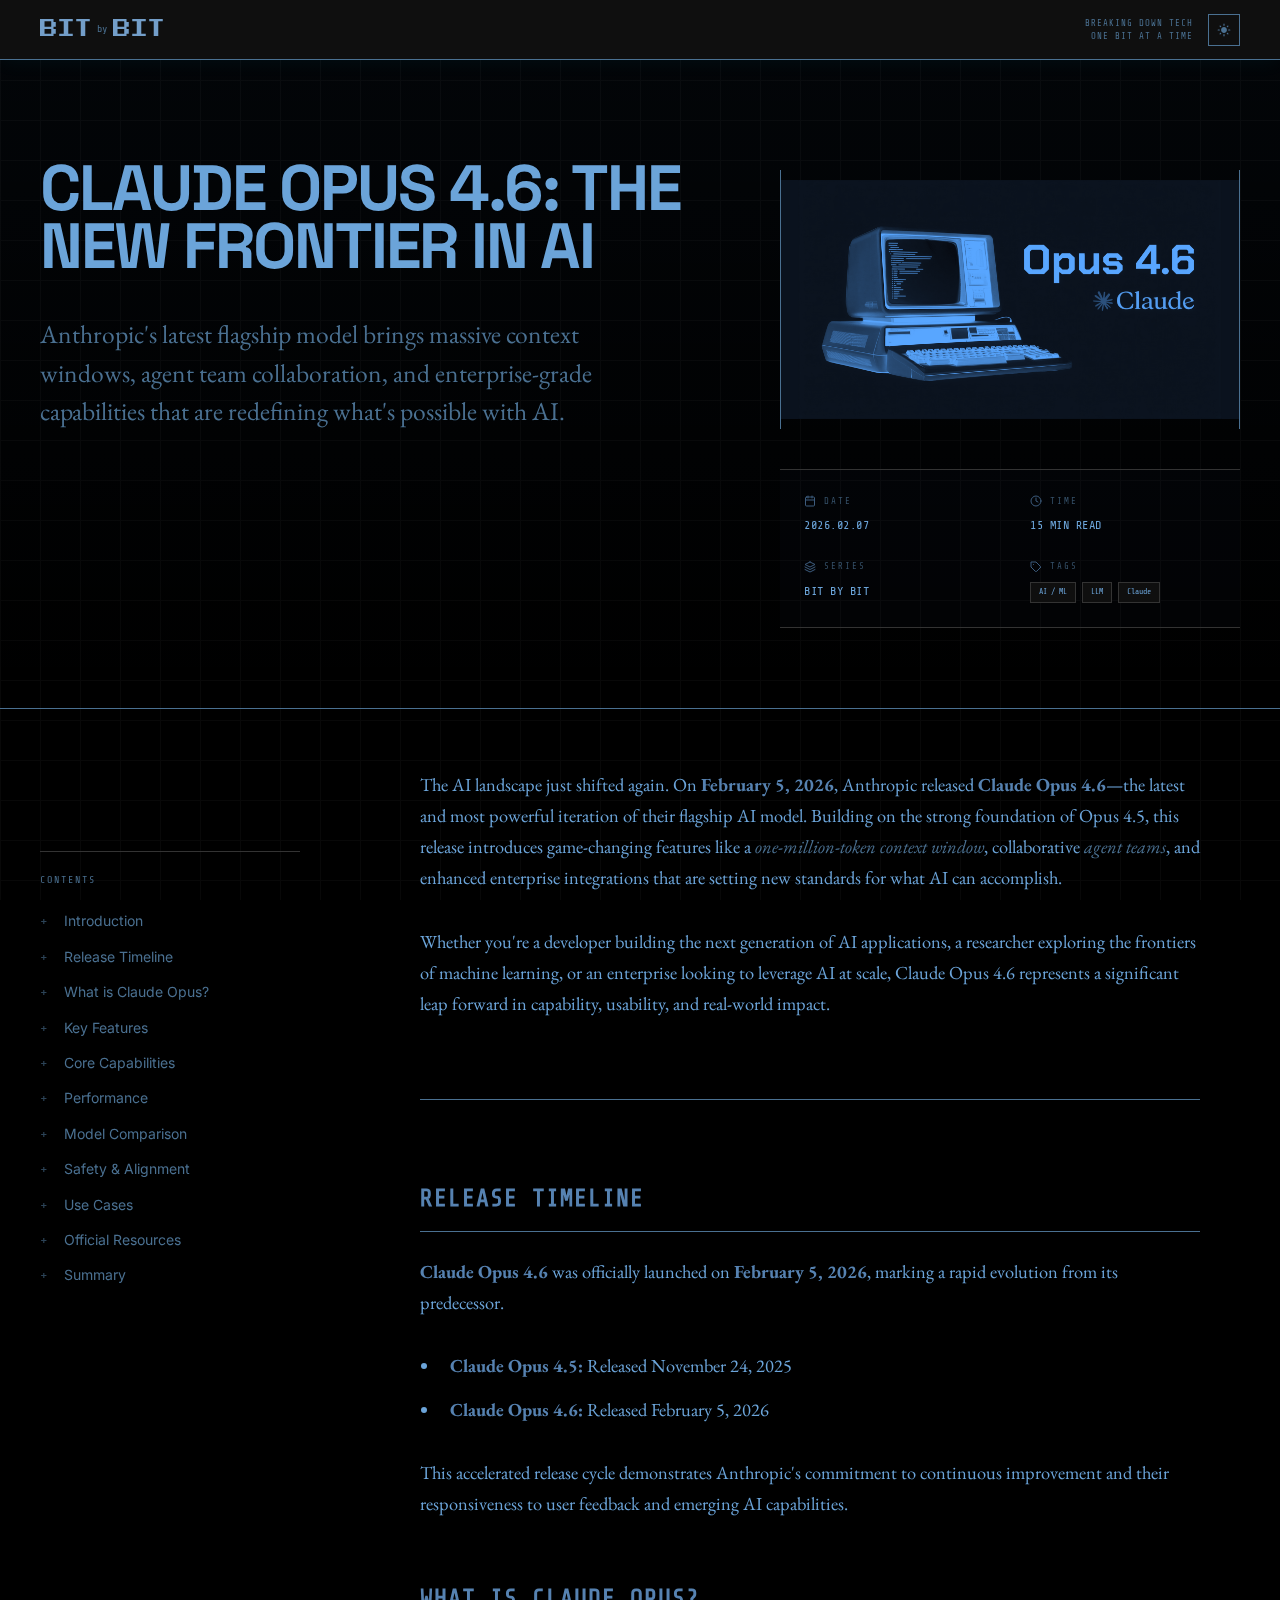
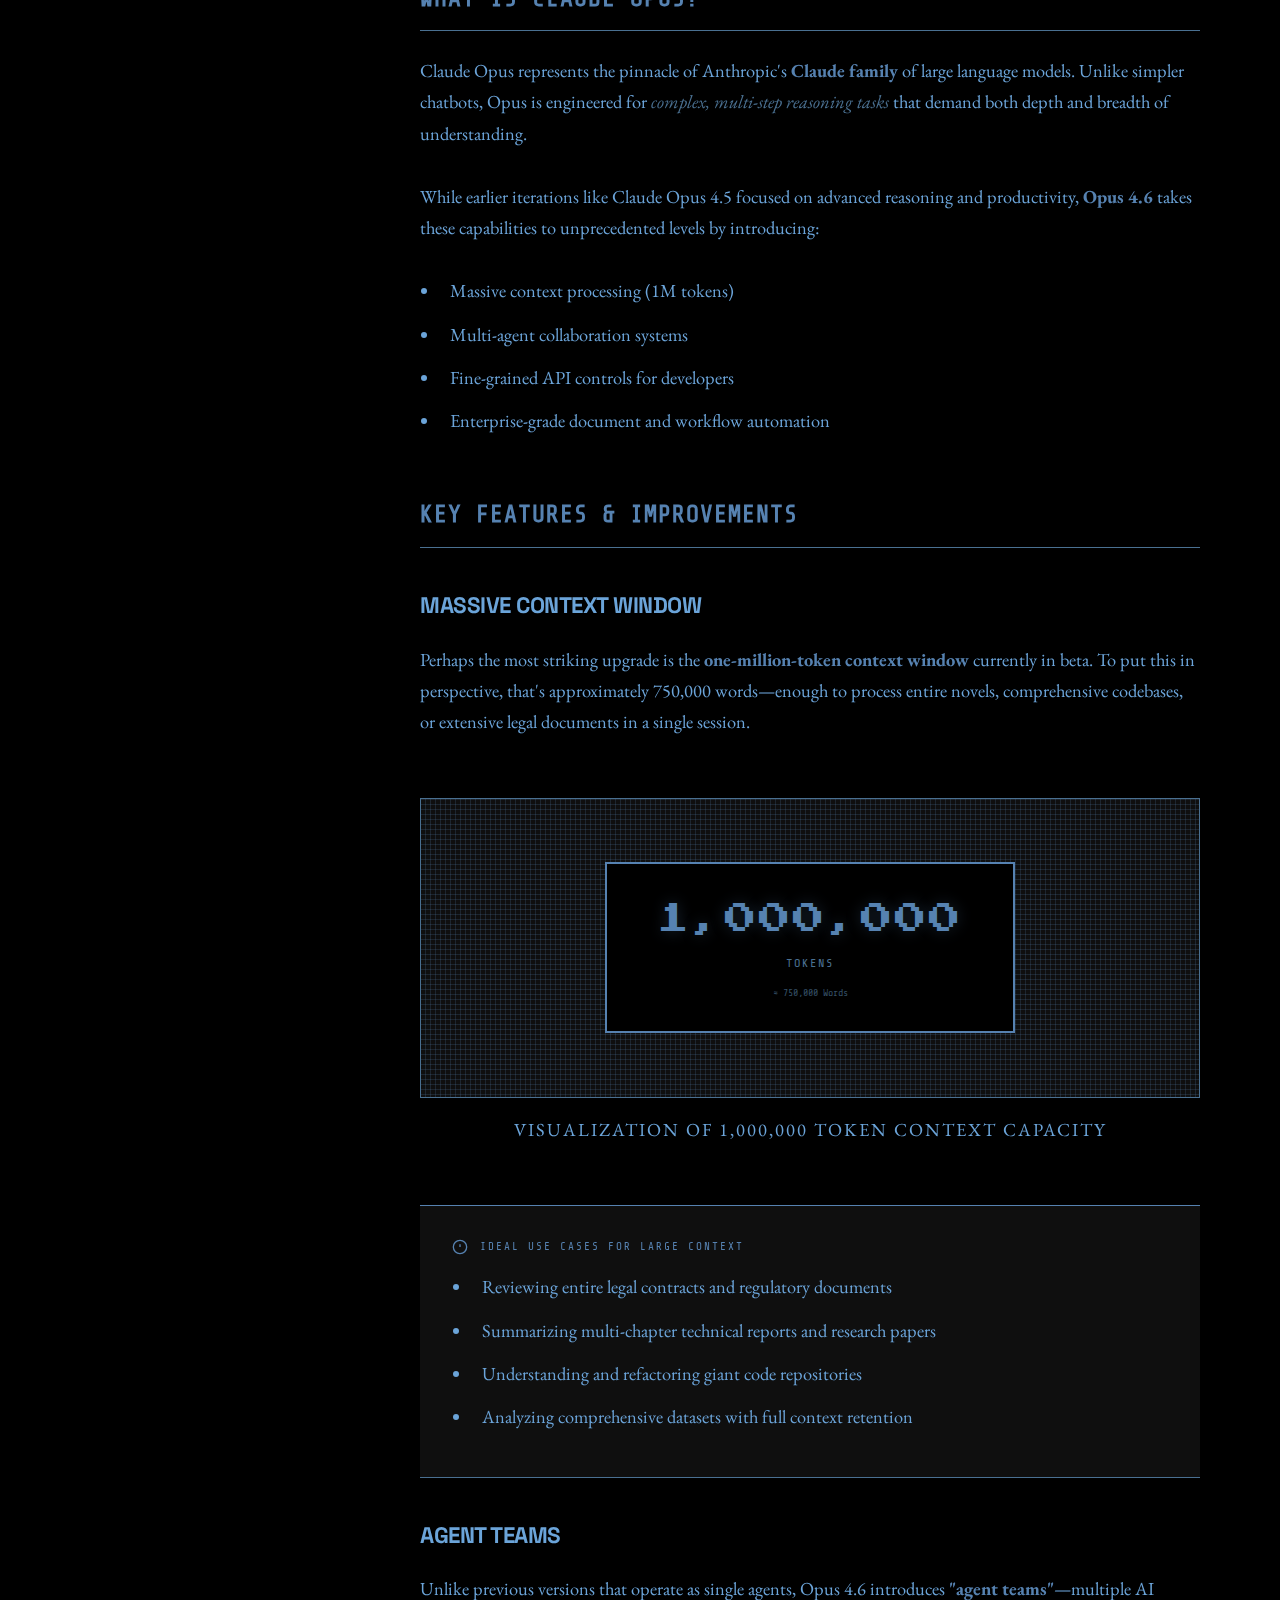
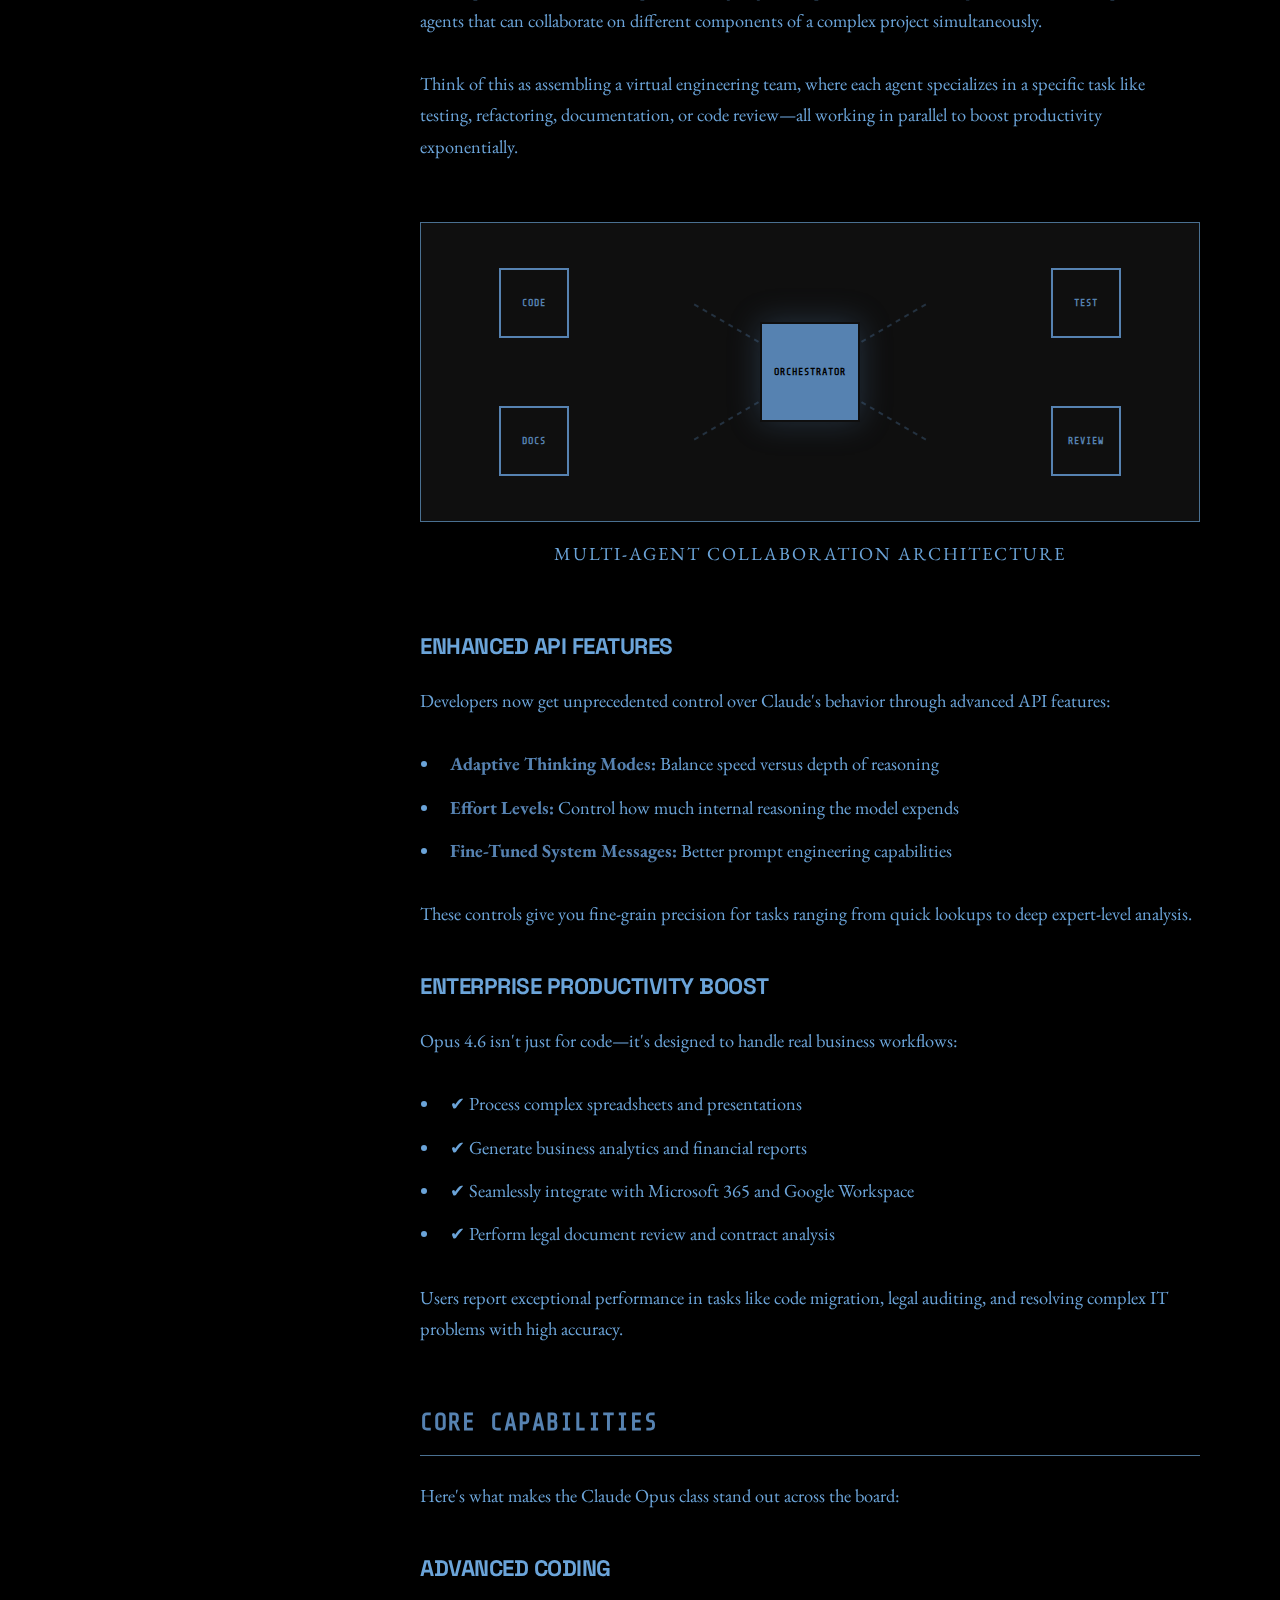
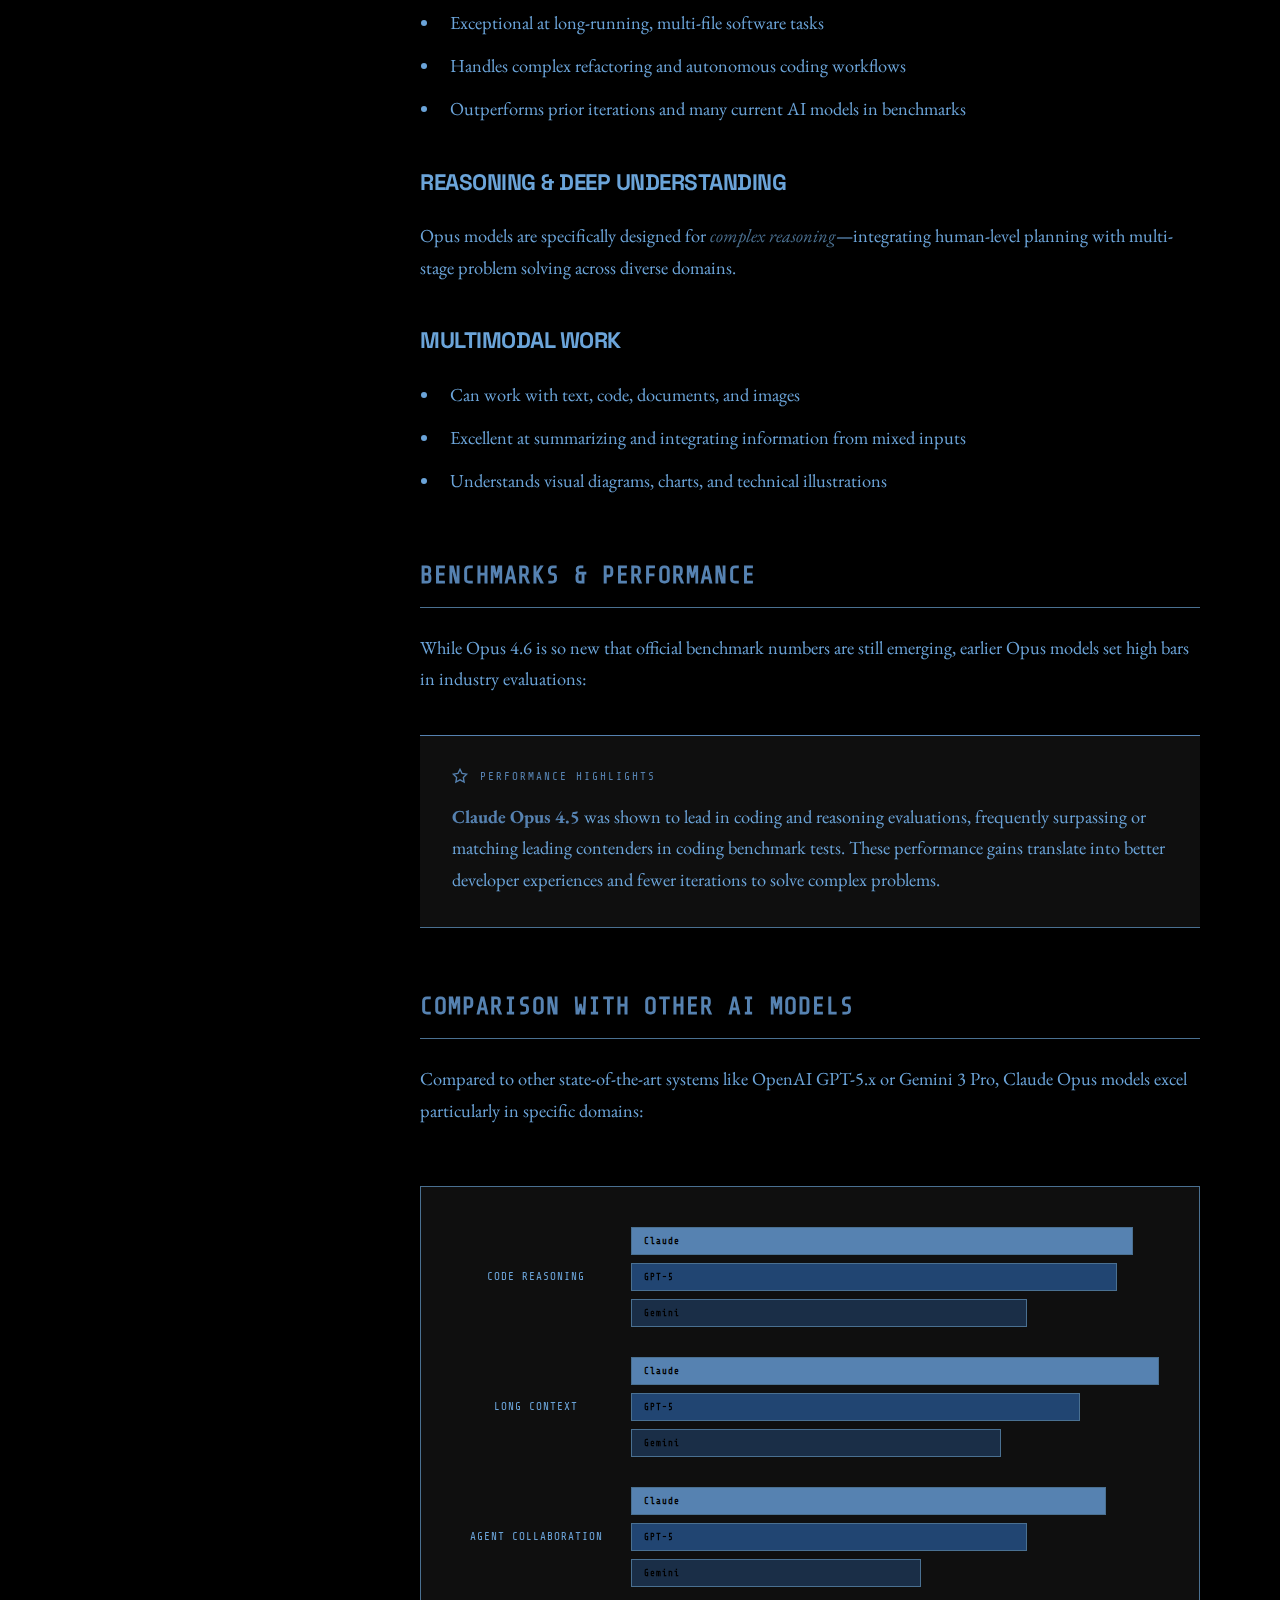
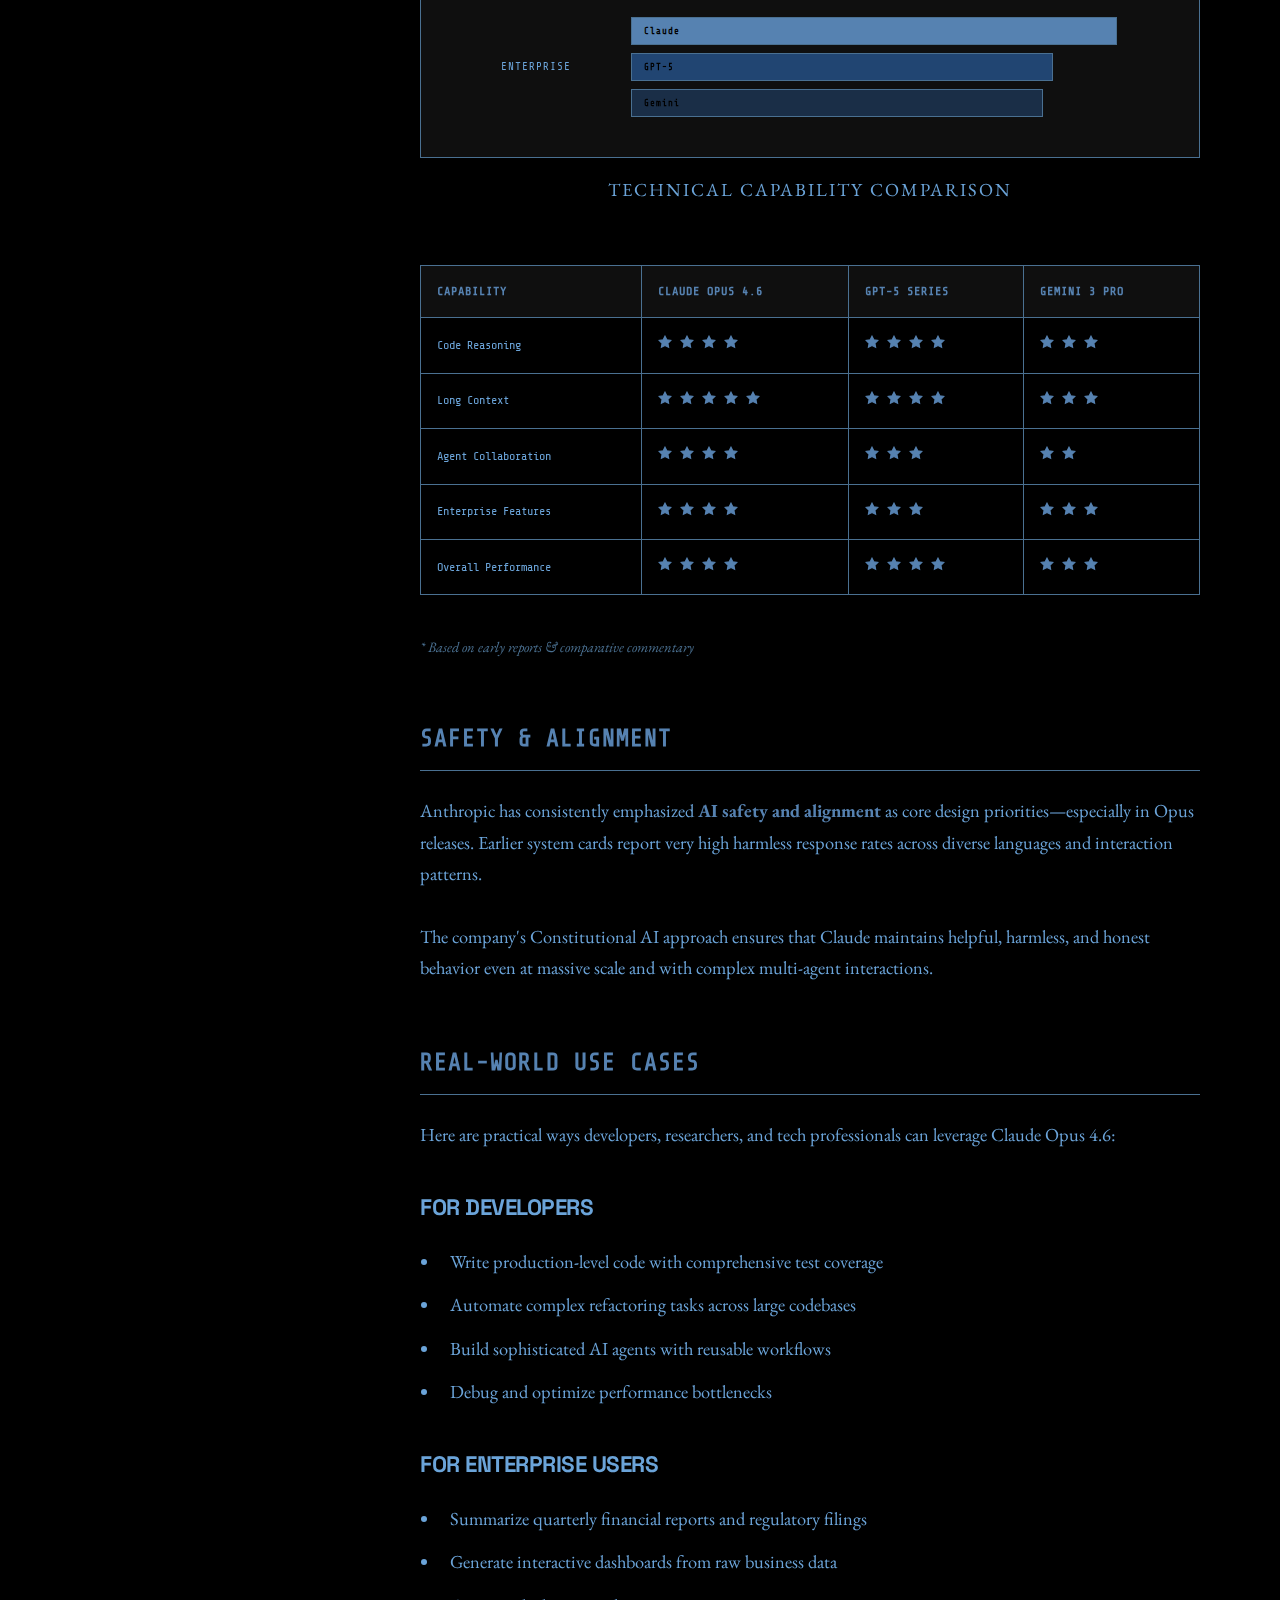
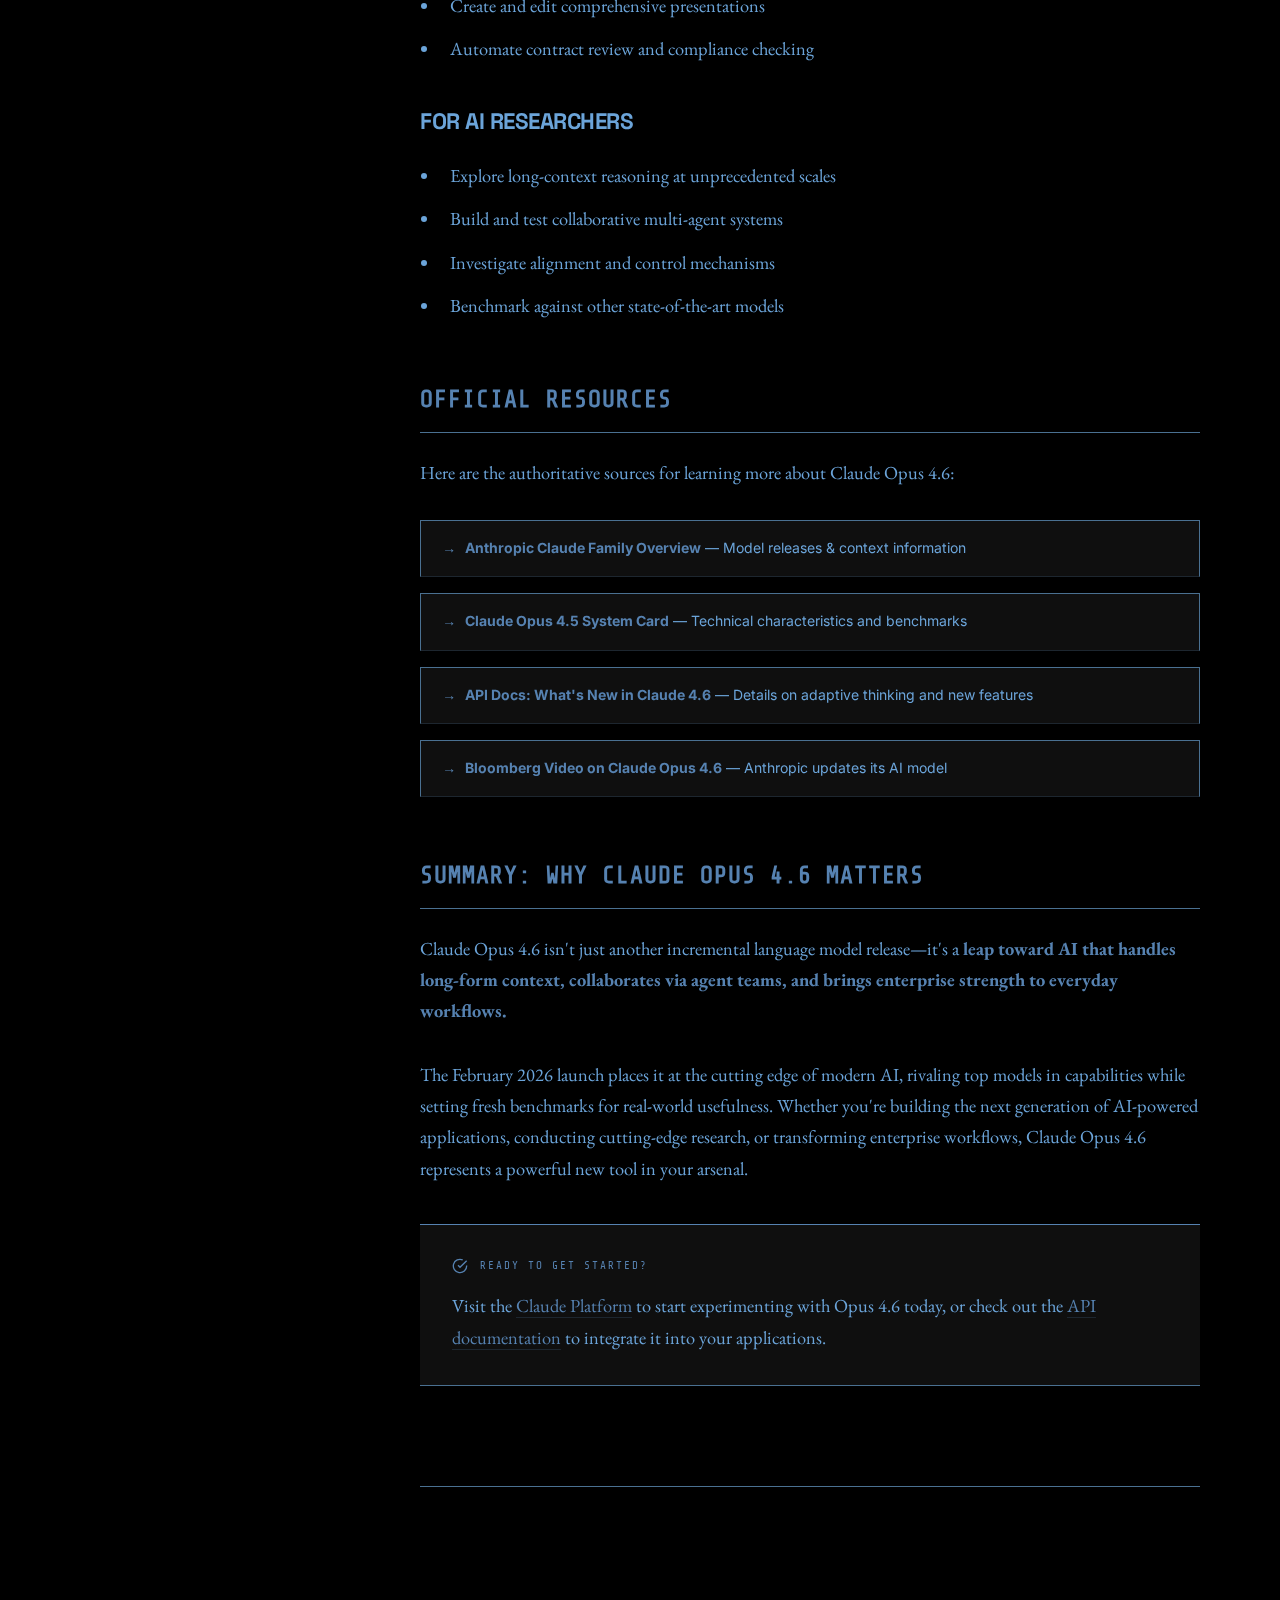
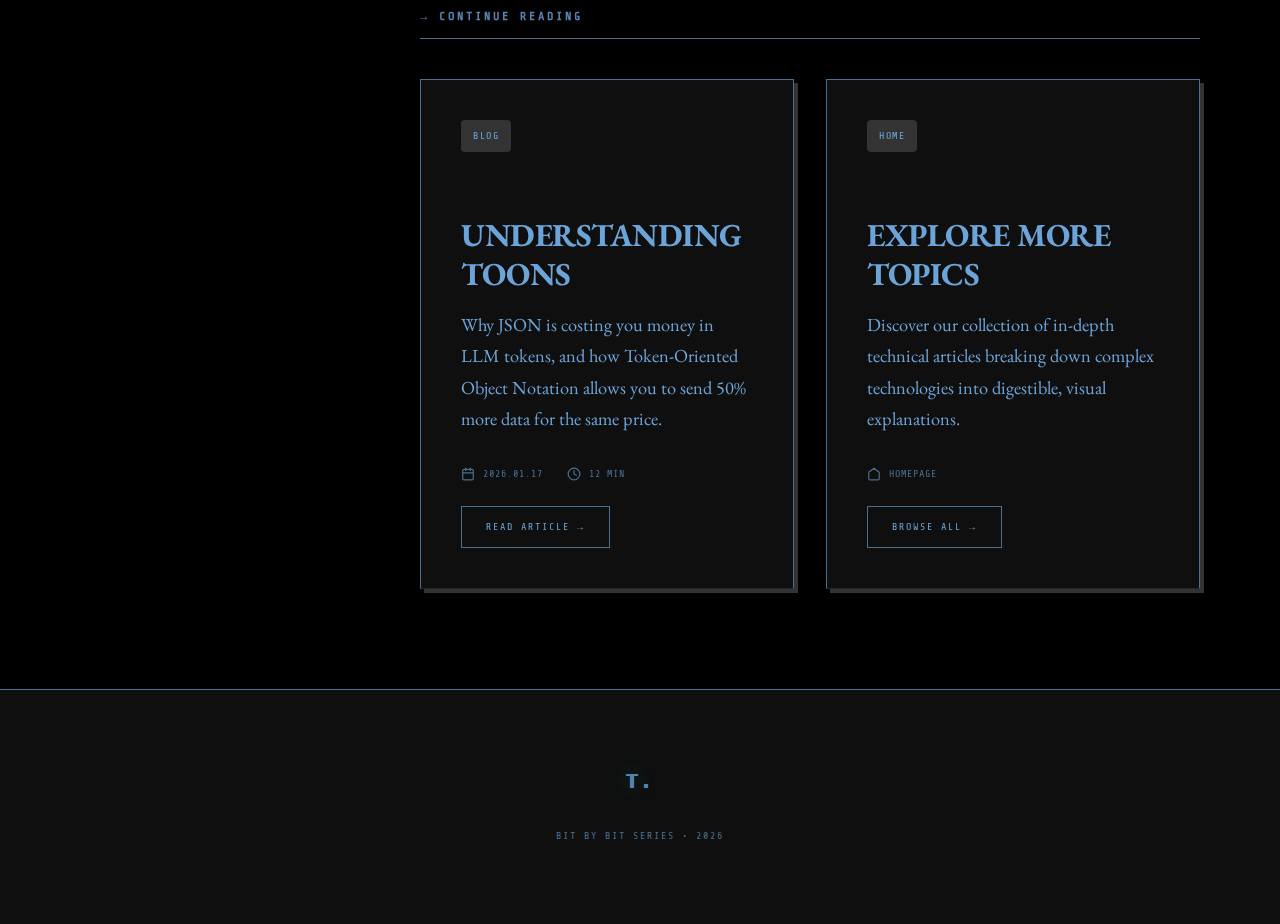
<file: claude-opus-blog.html>
<!DOCTYPE html>
<html lang="en">

<head>
  <meta charset="UTF-8">
  <meta name="viewport" content="width=device-width, initial-scale=1.0">
  <title>Claude Opus 4.6: The New Frontier in AI — Bit by Bit</title>
  <meta name="description" content="Claude Opus 4.6 brings massive context windows, agent team collaboration, and enterprise-grade AI capabilities. Explore the latest evolution in Anthropic's flagship model.">
  <link rel="preconnect" href="https://fonts.googleapis.com">
  <link rel="preconnect" href="https://fonts.gstatic.com" crossorigin>
  <link
    href="https://fonts.googleapis.com/css2?family=Press+Start+2P&family=EB+Garamond:ital,wght@0,400..800;1,400..800&family=Share+Tech+Mono&family=JetBrains+Mono:ital,wght@0,100..800;1,100..800&family=Inter:wght@400;500;600&family=Space+Grotesk:wght@500;700&display=swap"
    rel="stylesheet">
  <style>
    :root {
      /* Light Theme (Paper-Like) */
      --accent: #2A5D9C;
      --accent-hover: #1e4575;
      --accent-soft: rgba(42, 93, 156, 0.12);
      --accent-bright: #2A5D9C;
      --accent-glow: rgba(42, 93, 156, 0.3);

      --bg-body: #E2DFD6;
      --bg-card: #EBE8DF;
      --bg-card-elevated: #EBE8DF;
      --text-main: #262626;
      --text-sub: #545454;
      --text-code: #262626;
      
      --border: #CFCBC2;
      --border-sub: #D9D6CD;
      --grid-line: #D9D6CD;

      --font-serif: 'EB Garamond', Georgia, serif;
      --font-main: 'Inter', sans-serif;
      --font-display: 'Space Grotesk', sans-serif;
      --font-mono-sys: 'Share Tech Mono', monospace;
      --font-mono-code: 'JetBrains Mono', monospace;
      --font-pixel: 'Press Start 2P', cursive;
    }

    [data-theme="dark"] {
      --accent: #5682B1;
      --accent-hover: #739EC9;
      --accent-soft: rgba(86, 130, 177, 0.2);
      --accent-bright: #739EC9;
      --accent-glow: rgba(86, 130, 177, 0.3);

      --bg-body: #000000;
      --bg-card: #0f0f0f;
      --bg-card-elevated: #0f0f0f;
      
      --text-main: #6BA4D9;
      --text-sub: #4A7091;
      --text-code: #6BA4D9;
      
      --border: #4A7091;
      --border-sub: #333333;
      --grid-line: #111111;
    }

    * {
      margin: 0;
      padding: 0;
      box-sizing: border-box;
    }

    body {
      background-color: var(--bg-body);
      color: var(--text-main);
      font-family: var(--font-main);
      line-height: 1.6;
      font-size: 16px;
      -webkit-font-smoothing: antialiased;
      overflow-x: hidden;
      transition: background-color 0.3s, color 0.3s;
    }

    body::before {
      content: "";
      position: fixed;
      top: 0;
      left: 0;
      right: 0;
      bottom: 0;
      background-image:
        linear-gradient(var(--grid-line) 1px, transparent 1px),
        linear-gradient(90deg, var(--grid-line) 1px, transparent 1px);
      background-size: 40px 40px;
      z-index: 0;
      opacity: 0.5;
      pointer-events: none;
    }

    .header {
      position: fixed;
      top: 0;
      left: 0;
      right: 0;
      height: 60px;
      display: flex;
      align-items: center;
      padding: 0 40px;
      background: var(--bg-card);
      z-index: 500;
      border-bottom: 1px solid var(--border);
      box-shadow: 0 2px 20px rgba(0, 212, 255, 0.05);
    }

    .header-brand {
      text-decoration: none;
      display: flex;
      align-items: center;
    }

    .brand-logo-text {
      font-family: var(--font-pixel);
      font-size: 18px;
      color: var(--accent);
      text-transform: uppercase;
      letter-spacing: -1px;
      position: relative;
      transition: all 0.3s ease;
      font-weight: 400;
      display: flex;
      align-items: center;
      gap: 6px;
    }

    .brand-logo-text:hover {
      transform: scale(1.05);
    }

    [data-theme="dark"] .brand-logo-text {
      color: var(--accent-bright);
    }

    .brand-connector {
      color: var(--text-sub);
      font-size: 10px;
      font-family: var(--font-mono-sys);
      text-transform: lowercase;
      font-weight: 300;
      letter-spacing: 0;
    }

    .header-status {
      margin-left: auto;
      display: flex;
      align-items: center;
      gap: 15px;
    }

    .header-tagline {
      font-family: var(--font-mono-sys);
      font-size: 9px;
      color: var(--text-sub);
      text-transform: uppercase;
      letter-spacing: 1px;
      text-align: right;
      line-height: 1.4;
    }

    #themeToggle {
      background: none;
      border: 1px solid var(--border);
      width: 32px;
      height: 32px;
      display: flex;
      align-items: center;
      justify-content: center;
      cursor: pointer;
      transition: all 0.3s;
    }

    #themeToggle:hover {
      border-color: var(--accent);
      background: var(--accent-soft);
    }

    #themeToggle svg {
      width: 14px;
      height: 14px;
      fill: var(--text-sub);
    }

    .page-wrapper {
      padding-top: 60px;
      min-height: 100vh;
      position: relative;
      z-index: 1;
    }

    .hero-section {
      padding: 100px 40px 80px;
      border-bottom: 1px solid var(--border);
      background: linear-gradient(180deg, rgba(77, 159, 255, 0.03) 0%, transparent 100%);
    }

    .hero-container {
      max-width: 1600px;
      margin: 0 auto;
      display: grid;
      grid-template-columns: 55% 1fr;
      gap: 80px;
      align-items: start;
    }

    .hero-meta-top {
      font-family: var(--font-mono-sys);
      font-size: 11px;
      color: var(--accent);
      text-transform: uppercase;
      letter-spacing: 3px;
      margin-bottom: 32px;
      display: inline-block;
      border: 1px solid var(--accent-soft);
      padding: 6px 12px;
      background: var(--bg-card-elevated);
      border-radius: 0;
    }

    .hero-title {
      font-family: var(--font-display);
      font-size: 5rem;
      font-weight: 700;
      line-height: 0.9;
      color: var(--text-main);
      margin-bottom: 40px;
      letter-spacing: -2px;
      text-transform: uppercase;
    }

    .hero-subtitle {
      font-family: var(--font-serif);
      font-size: 1.6rem;
      color: var(--text-sub);
      line-height: 1.5;
      max-width: 95%;
      margin-bottom: 0;
    }

    .hero-visual-side {
      display: flex;
      flex-direction: column;
      gap: 40px;
      padding-top: 10px;
    }

    .hero-image-wrapper {
      position: relative;
      width: 100%;
      aspect-ratio: 16/9;
      border-radius: 0;
      overflow: hidden;
      display: flex;
      align-items: center;
      justify-content: center;
    }

    .hero-image-wrapper img {
      width: 100%;
      height: 100%;
      object-fit: cover;
    }

    .hero-meta-grid {
      display: grid;
      grid-template-columns: repeat(2, 1fr);
      gap: 24px 40px;
      padding: 24px;
      border-top: 1px solid var(--border-sub);
      border-bottom: 1px solid var(--border-sub);
      background: rgba(77, 159, 255, 0.02);
    }

    .meta-item {
      display: flex;
      flex-direction: column;
      gap: 8px;
    }

    .meta-label {
      font-family: var(--font-mono-sys);
      font-size: 9px;
      color: var(--text-sub);
      text-transform: uppercase;
      letter-spacing: 2px;
      opacity: 0.7;
      display: flex;
      align-items: center;
      gap: 8px;
    }

    .meta-icon {
      width: 12px;
      height: 12px;
      stroke: var(--accent);
    }

    .meta-value {
      font-family: var(--font-mono-sys);
      font-size: 12px;
      color: var(--text-main);
      text-transform: uppercase;
      letter-spacing: 0.5px;
      font-weight: 500;
    }

    [data-theme="light"] .meta-value {
      font-weight: 600;
      color: #000;
    }

    .tags-container {
      display: flex;
      flex-wrap: wrap;
      gap: 6px;
    }

    .tag {
      font-family: var(--font-mono-sys);
      font-size: 8px;
      color: var(--text-main);
      background: var(--bg-card-elevated);
      border: 1px solid var(--border-sub);
      padding: 3px 8px;
    }

    .content-layout {
      display: grid;
      grid-template-columns: 280px 1fr;
      gap: 60px;
      padding: 60px 40px 0px;
      max-width: 1400px;
      margin: 0 auto;
    }

    .meta-sidebar {
      position: sticky;
      top: 100px;
      height: fit-content;
      max-height: calc(100vh - 140px);
      overflow-y: auto;
      padding-right: 20px;
    }

    .sidebar-mini-header {
      margin-bottom: 40px;
      opacity: 0;
      transform: translateY(10px);
      transition: all 0.4s cubic-bezier(0.16, 1, 0.3, 1);
      pointer-events: none;
    }

    .meta-sidebar.scrolled .sidebar-mini-header {
      opacity: 1;
      transform: translateY(0);
      pointer-events: auto;
    }

    .mini-title {
      font-family: var(--font-display);
      font-size: 1.4rem;
      color: var(--text-main);
      line-height: 1.2;
      margin-bottom: 4px;
      font-weight: 700;
    }

    .mini-badge {
      font-family: var(--font-mono-sys);
      font-size: 10px;
      color: var(--accent);
      text-transform: uppercase;
    }

    .toc-container {
      padding-top: 20px;
      border-top: 1px solid var(--border-sub);
    }

    .toc-label {
        font-family: var(--font-mono-sys);
        font-size: 10px;
        color: var(--text-sub);
        text-transform: uppercase;
        letter-spacing: 2px;
        margin-bottom: 16px;
        display: block;
    }

    .toc-list {
      list-style: none;
      padding: 0;
    }

    .toc-link {
      font-family: var(--font-main);
      font-size: 14px;
      color: var(--text-sub);
      text-decoration: none;
      display: flex;
      align-items: baseline;
      padding: 6px 0;
      gap: 12px;
      transition: color 0.2s, transform 0.2s;
    }

    .toc-link::before {
      content: "+";
      color: var(--text-sub);
      font-family: var(--font-mono-sys);
      font-size: 14px;
      flex-shrink: 0;
      width: 12px;
      transition: color 0.2s;
      opacity: 0.6;
    }

    .toc-link:hover {
      color: var(--accent);
      transform: translateX(4px);
    }

    .toc-link:hover::before {
      color: var(--accent);
      opacity: 1;
    }

    .toc-link.active {
      color: var(--accent);
      font-weight: 600;
      transform: translateX(4px);
    }

    .toc-link.active::before {
      content: "→";
      color: var(--accent);
      opacity: 1;
    }

    .main-column {
      min-width: 0;
      max-width: 100%;
      padding-right: 40px;
      padding-left: 60px;
    }

    .article-content {
      max-width: 1000px;
    }

    .article-content h2 {
      font-family: var(--font-mono-sys);
      font-size: 1.5rem;
      text-transform: uppercase;
      letter-spacing: 1px;
      color: var(--accent);
      margin-top: 60px;
      margin-bottom: 24px;
      padding-bottom: 12px;
      border-bottom: 1px solid var(--border);
      scroll-margin-top: 120px;
    }
    
    #intro {
      scroll-margin-top: 120px;
    }

    .article-content h3 {
      font-family: var(--font-display);
      font-size: 1.4rem;
      color: var(--text-main);
      margin-top: 40px;
      margin-bottom: 20px;
      letter-spacing: -0.5px;
      scroll-margin-top: 120px;
      font-weight: 700;
      text-transform: uppercase;
    }

    .article-content p {
      font-family: var(--font-serif);
      font-size: 1.15rem;
      line-height: 1.7;
      color: var(--text-main);
      margin-bottom: 32px;
    }

    [data-theme="light"] .article-content p {
      color: #050505;
      font-weight: 500;
    }

    .article-content strong {
      font-weight: 700;
      color: var(--accent);
    }

    .article-content em {
      font-style: italic;
      color: var(--text-sub);
    }

    .article-content ul, .article-content ol {
      font-family: var(--font-serif);
      font-size: 1.15rem;
      line-height: 1.7;
      color: var(--text-main);
      margin-bottom: 32px;
      padding-left: 20px;
    }

    [data-theme="light"] .article-content ul,
    [data-theme="light"] .article-content ol { color: #050505; font-weight: 500; }

    .article-content li { margin-bottom: 12px; padding-left: 10px; }

    .article-content a {
      color: var(--accent);
      text-decoration: none;
      border-bottom: 1px solid var(--accent-soft);
      transition: all 0.2s;
    }

    .article-content a:hover {
      border-bottom-color: var(--accent);
    }

    .visual-block {
      margin: 60px 0;
      text-align: center;
    }

    .visual-block img {
      width: 100%;
      max-width: 900px;
      border: 1px solid var(--border);
      box-shadow: 0 4px 20px rgba(0, 0, 0, 0.2);
    }

    .visual-caption {
      font-family: var(--font-mono-sys);
      font-size: 10px;
      color: var(--text-sub);
      text-transform: uppercase;
      letter-spacing: 2px;
      margin-top: 16px;
    }

    .callout {
      background: var(--bg-card);
      border-top: 1px solid var(--accent);
      border-bottom: 1px solid var(--border);
      padding: 32px;
      margin: 40px 0;
    }

    [data-theme="light"] .callout { background: var(--bg-card); }

    .callout-title {
      font-family: var(--font-mono-sys);
      font-size: 11px;
      color: var(--accent);
      text-transform: uppercase;
      letter-spacing: 2px;
      margin-bottom: 16px;
      display: flex;
      align-items: center;
      gap: 12px;
    }

    .divider {
      width: 100%;
      height: 1px;
      background: var(--border);
      margin: 80px 0;
    }

    .comparison-table {
      width: 100%;
      border-collapse: collapse;
      margin: 40px 0;
      font-family: var(--font-mono-sys);
      font-size: 12px;
    }

    .comparison-table th,
    .comparison-table td {
      padding: 16px;
      text-align: left;
      border: 1px solid var(--border);
    }

    .comparison-table th {
      background: var(--bg-card);
      color: var(--accent);
      text-transform: uppercase;
      letter-spacing: 1px;
      font-weight: 600;
    }

    .comparison-table td {
      color: var(--text-main);
    }

    .star-rating {
      color: var(--accent);
      font-size: 14px;
    }

    .resource-link {
      display: flex;
      align-items: baseline;
      gap: 12px;
      padding: 16px 24px;
      margin-bottom: 16px;
      background: var(--bg-card);
      border: 1px solid var(--border);
      text-decoration: none;
      transition: all 0.2s;
    }

    .resource-link:hover {
      border-color: var(--accent);
      transform: translateX(4px);
    }

    .resource-icon {
      color: var(--accent);
      font-family: var(--font-mono-sys);
      font-size: 14px;
    }

    .resource-text {
      flex: 1;
      font-family: var(--font-main);
      font-size: 14px;
      color: var(--text-main);
    }

    .recommendations-section {
      margin-top: 100px;
      padding-top: 60px;
      border-top: 1px solid var(--border);
    }

    .recommendations-header h2 {
      font-family: var(--font-mono-sys);
      font-size: 12px;
      color: var(--accent);
      text-transform: uppercase;
      letter-spacing: 3px;
      margin-bottom: 40px;
    }

    .recommendations-grid {
      display: grid;
      grid-template-columns: repeat(2, 1fr);
      gap: 32px;
    }

    .rec-card {
      background: var(--bg-card);
      border: 1px solid var(--border);
      padding: 40px;
      transition: all 0.2s cubic-bezier(0.25, 0.46, 0.45, 0.94);
      text-decoration: none;
      display: flex;
      flex-direction: column;
      height: 100%;
      box-shadow: 4px 4px 0 var(--border-sub);
    }

    .rec-card:hover {
      border-color: var(--accent);
      transform: translate(-2px, -2px);
      box-shadow: 6px 6px 0 var(--accent);
    }

    .rec-badge {
      align-self: flex-start;
      background: var(--border-sub);
      color: var(--text-main);
      font-family: var(--font-mono-sys);
      font-size: 10px;
      text-transform: uppercase;
      letter-spacing: 1.5px;
      padding: 8px 12px;
      margin-bottom: 24px;
      border-radius: 4px;
    }

    .rec-card h3 {
      font-family: var(--font-serif);
      font-size: 2rem;
      color: var(--text-main);
      margin-bottom: 16px;
      line-height: 1.2;
    }

    .rec-excerpt {
      font-family: var(--font-serif);
      font-size: 1.1rem;
      color: var(--text-sub);
      line-height: 1.6;
      margin-bottom: 32px;
      flex-grow: 1;
    }

    .rec-footer {
      margin-top: auto;
      display: flex;
      flex-direction: column;
      gap: 24px;
    }

    .rec-meta {
      display: flex;
      gap: 24px;
      font-family: var(--font-mono-sys);
      font-size: 10px;
      color: var(--text-sub);
      text-transform: uppercase;
      letter-spacing: 1px;
    }
    
    .rec-meta span {
      display: flex; align-items: center; gap: 8px;
    }
    
    .rec-meta svg { width: 14px; height: 14px; stroke: currentColor; }

    .rec-btn {
      display: inline-flex;
      align-items: center;
      gap: 8px;
      padding: 12px 24px;
      border: 1px solid var(--border);
      color: var(--text-main);
      font-family: var(--font-mono-sys);
      font-size: 10px;
      text-transform: uppercase;
      letter-spacing: 2px;
      width: fit-content;
      transition: all 0.2s;
    }
    
    .rec-btn:hover {
      border-color: var(--accent);
      background: var(--accent);
      color: var(--bg-card);
      cursor: pointer;
    }

    .simple-footer {
      border-top: 1px solid var(--border);
      padding: 80px 40px;
      margin-top: 100px;
      background: var(--bg-card);
      position: relative;
    }

    .footer-content {
      max-width: 1200px;
      margin: 0 auto;
      display: flex;
      flex-direction: column;
      align-items: center;
      gap: 32px;
    }

    .footer-home-mark {
      font-family: var(--font-pixel);
      font-size: 16px;
      color: var(--accent);
      text-decoration: none;
      text-shadow: 0 0 20px rgba(0, 212, 255, 0.3);
      transition: all 0.3s cubic-bezier(0.175, 0.885, 0.32, 1.275);
      position: relative;
      display: inline-block;
      text-transform: uppercase;
      letter-spacing: 0;
    }

    .footer-home-mark:hover {
      transform: scale(1.1) translateY(-3px);
      text-shadow: 0 0 30px rgba(0, 212, 255, 0.6);
    }

    .footer-home-mark::after {
      content: ".";
      color: var(--accent);
    }
    
    .footer-info {
      font-family: var(--font-mono-sys);
      font-size: 10px;
      color: var(--text-sub);
      text-transform: uppercase;
      letter-spacing: 2px;
    }

    .scroll-indicator {
      position: fixed; top: 60px; left: 0; height: 3px;
      background: var(--accent); width: 0%; z-index: 600;
      transition: width 0.1s ease-out; box-shadow: 0 0 10px var(--accent-glow);
    }
    
    .mobile-toc-fab {
      position: fixed;
      bottom: 24px;
      right: 24px;
      width: 50px;
      height: 50px;
      background: var(--bg-card);
      border: 1px solid var(--accent);
      border-radius: 8px;
      display: flex;
      align-items: center;
      justify-content: center;
      z-index: 990;
      cursor: pointer;
      box-shadow: 0 4px 20px rgba(0,0,0,0.2);
      transition: opacity 0.5s ease-in-out, transform 0.5s ease-in-out;
      display: none;
    }

    .mobile-toc-fab.hidden {
      transform: scale(0.85);
      opacity: 0;
      pointer-events: none;
    }

    .mobile-toc-fab svg {
      width: 24px;
      height: 24px;
      stroke: var(--accent);
    }

    .mobile-toc-fab:active {
      transform: scale(0.95);
    }

    .mobile-toc-overlay {
      position: fixed;
      top: 0;
      left: 0;
      width: 100%;
      height: 100%;
      z-index: 1000;
      visibility: hidden;
      pointer-events: none;
      transition: visibility 0.3s;
    }

    .mobile-toc-overlay.active {
      visibility: visible;
      pointer-events: auto;
    }
    
    .mobile-toc-backdrop {
      position: absolute;
      top: 0; left: 0; width: 100%; height: 100%;
      background: rgba(0,0,0,0.6);
      opacity: 0;
      transition: opacity 0.3s;
    }
    
    .mobile-toc-overlay.active .mobile-toc-backdrop {
      opacity: 1;
    }

    .mobile-toc-sheet {
      position: absolute;
      bottom: 0;
      left: 0;
      width: 100%;
      height: 50vh;
      max-height: 92vh;
      background: var(--bg-body);
      border-radius: 24px 24px 0 0;
      display: flex;
      flex-direction: column;
      transform: translateY(100%);
      transition: transform 0.4s cubic-bezier(0.16, 1, 0.3, 1), height 0.4s cubic-bezier(0.16, 1, 0.3, 1);
      box-shadow: 0 -10px 40px rgba(0,0,0,0.15);
      overflow: hidden;
    }
    .mobile-toc-overlay.active .mobile-toc-sheet {
      transform: translateY(0);
    }
    
    .mobile-toc-sheet.expanded {
      height: 92vh;
    }
    
    .mobile-toc-handle-bar {
      width: 100%;
      display: flex;
      justify-content: center;
      padding-top: 12px;
      padding-bottom: 8px;
      flex-shrink: 0;
      touch-action: none;
      cursor: grab;
    }

    .mobile-toc-handle {
      width: 40px;
      height: 4px;
      background: var(--border);
      border-radius: 2px;
      opacity: 0.5;
    }

    .mobile-toc-header {
      display: flex;
      justify-content: space-between;
      align-items: flex-start;
      padding: 8px 24px 24px;
      width: 100%;
      border-bottom: 1px solid var(--border);
      flex-shrink: 0;
    }
    
    .mobile-toc-header-text {
      display: flex;
      flex-direction: column;
      gap: 4px;
    }

    .mobile-toc-tag {
      font-family: var(--font-mono-sys);
      font-size: 10px;
      color: var(--text-sub);
      text-transform: uppercase;
      letter-spacing: 1px;
      opacity: 0.7;
    }
    
    .mobile-toc-title-main {
      font-family: var(--font-main);
      font-size: 1.1rem;
      color: var(--text-main);
      font-weight: 600;
      line-height: 1.2;
    }

    .mobile-toc-close {
      background: var(--bg-card-elevated);
      border: 1px solid var(--border);
      width: 36px;
      height: 36px;
      display: flex;
      align-items: center;
      justify-content: center;
      cursor: pointer;
      flex-shrink: 0;
      border-radius: 8px;
      color: var(--text-sub);
    }

    .mobile-toc-close svg {
      width: 18px;
      height: 18px;
      stroke: currentColor;
    }
    
    .mobile-toc-content {
      padding: 16px 24px 40px;
      overflow-y: auto;
      flex-grow: 1;
    }
    
    .mobile-toc-content .toc-list {
      display: flex;
      flex-direction: column;
      gap: 0;
    }

    .mobile-toc-content .toc-link {
      font-family: var(--font-main);
      font-size: 15px;
      color: var(--text-sub);
      text-decoration: none;
      display: flex;
      align-items: baseline;
      gap: 12px;
      padding: 12px 0;
      border-bottom: 1px solid transparent;
      transition: all 0.2s;
    }

    .mobile-toc-content .toc-link::before {
      content: "+";
      color: var(--accent);
      font-family: var(--font-mono-sys);
      font-size: 14px;
      opacity: 0.7;
    }
    
    .mobile-toc-content .toc-link.active {
      color: var(--text-main);
      font-weight: 500;
    }
    
    .mobile-toc-content .toc-link.active::before {
      content: "→";
      opacity: 1;
    }

    @media (max-width: 1300px) {
      .hero-title { font-size: 4rem; }
      .content-layout { gap: 40px; }
    }

    @media (max-width: 1024px) {
      .hero-container { grid-template-columns: 1fr; gap: 40px; }
      .hero-visual-side { order: 0; }
      .hero-image-wrapper { aspect-ratio: 16/9; }
      
      .content-layout {
        grid-template-columns: 1fr;
        gap: 40px;
        padding: 60px 40px 0px;
      }
      
      .meta-sidebar {
        display: none;
      }
      
      .sidebar-mini-header { display: none; }
      .toc-container { display: none; }

      .main-column {
        padding-right: 0;
        padding-left: 0;
      }

      .mobile-toc-fab { display: flex; }
    }

    @media (max-width: 768px) {
      .header { padding: 0 20px; }

      .hero-section { padding: 60px 20px 40px; }
      .hero-title { font-size: 2.5rem; }
      .hero-subtitle { font-size: 1.25rem; }

      .content-layout { padding: 40px 20px 0; }
      
      .main-column {
        padding-right: 0;
        padding-left: 0;
      }

      .recommendations-grid { grid-template-columns: 1fr; }
      
      .hero-meta-grid {
        grid-template-columns: repeat(2, 1fr);
        gap: 20px 16px;
        padding: 20px 0;
        border-left: none;
        border-right: none;
        background: transparent;
      }
      
      .article-content h2 { font-size: 1.35rem; margin-top: 40px; }
    }

    @media (max-width: 480px) {
      .hero-title {
        font-size: 2rem;
        line-height: 1.1;
        word-break: break-word;
      }
      
      .hero-subtitle { font-size: 1.1rem; }
      
      .header-tagline { display: none; }
      .header-brand .brand-logo-text { font-size: 16px; }

      .hero-section { padding: 40px 16px 30px; }
      
      .content-layout {
        padding: 30px 16px 0;
        gap: 20px;
      }
      
      .hero-meta-grid {
        gap: 16px 12px;
        padding: 16px 0;
      }
      .meta-label { font-size: 8px; }
      .meta-value { font-size: 11px; }

      .simple-footer { padding: 60px 20px; }
    }

    /* CUSTOM VISUALIZATIONS */
    
    /* Hero Retro Computer Visualization */
    .hero-viz-container {
      position: relative;
      width: 100%;
      height: 100%;
      background: var(--bg-card);
      overflow: hidden;
      display: flex;
      align-items: center;
      justify-content: center;
      min-height: 400px;
    }

    .retro-computer-scene {
      display: flex;
      gap: 40px;
      align-items: center;
      transform: scale(0.9);
      width: 100%;
      justify-content: center;
      padding: 20px;
    }

    .computer-assembly {
      display: flex;
      flex-direction: column;
      align-items: center;
      position: relative;
      perspective: 1000px;
    }

    .monitor-group {
      position: relative;
      z-index: 5;
    }

    .monitor-casing {
      width: 280px;
      height: 220px;
      background: #EBE8DF;
      border: 4px solid #CFCBC2;
      border-radius: 20px 20px 10px 10px;
      box-shadow: 
        15px 0 0 #D9D6CD,
        -5px 5px 15px rgba(0,0,0,0.2),
        inset 0 0 20px rgba(0,0,0,0.05);
      position: relative;
      display: flex;
      align-items: center;
      justify-content: center;
      transform: rotateY(-5deg);
    }

    [data-theme="dark"] .monitor-casing {
      background: #2a2a2a;
      border-color: #333;
      box-shadow: 15px 0 0 #222, -5px 5px 15px rgba(0,0,0,0.4);
    }

    .monitor-bezel {
      width: 240px;
      height: 180px;
      background: #333;
      border-radius: 12px;
      padding: 10px;
      box-shadow: inset 2px 2px 5px rgba(0,0,0,0.5);
    }

    .crt-screen {
      width: 100%;
      height: 100%;
      background: #111;
      border-radius: 4px; /* Curved screen look */
      position: relative;
      overflow: hidden;
      box-shadow: inset 0 0 10px rgba(0,0,0,0.8);
      border: 1px solid #444;
    }

    .scanlines {
      position: absolute;
      top: 0; left: 0; right: 0; bottom: 0;
      background: linear-gradient(rgba(18, 16, 16, 0) 50%, rgba(0, 0, 0, 0.25) 50%), linear-gradient(90deg, rgba(255, 0, 0, 0.06), rgba(0, 255, 0, 0.02), rgba(0, 0, 255, 0.06));
      background-size: 100% 2px, 3px 100%;
      z-index: 10;
      pointer-events: none;
    }

    .screen-glow {
      position: absolute;
      top: 0; left: 0; right: 0; bottom: 0;
      background: radial-gradient(circle at 50% 50%, rgba(255,255,255,0.05), rgba(0,0,0,0.4));
      z-index: 11;
      pointer-events: none;
    }

    .screen-content {
      padding: 15px;
      font-family: 'Press Start 2P', monospace;
      font-size: 8px; /* Small terminal font */
      color: #33d17a; /* Amber/Green phosphor */
      line-height: 1.8;
      text-shadow: 0 0 3px rgba(51, 209, 122, 0.5);
      display: flex;
      flex-direction: column;
    }
    
    [data-theme="light"] .screen-content { color: #333; background: #E0E0E0; text-shadow: none; font-weight: 700; }
    [data-theme="light"] .crt-screen { background: #E0E0E0; }

    .code-line {
      display: block;
      white-space: nowrap;
      overflow: hidden;
      width: 0;
      animation: typing 2s steps(30, end) forwards;
    }
    
    .code-line:nth-child(1) { animation-delay: 0.5s; }
    .code-line:nth-child(2) { animation-delay: 1.5s; }
    .code-line:nth-child(3) { animation-delay: 2.5s; }
    .code-line:nth-child(4) { animation-delay: 3.5s; }
    .blink { width: auto; animation: blink 1s step-end infinite; animation-delay: 4.5s; opacity: 0; }

    @keyframes typing {
      from { width: 0 }
      to { width: 100% }
    }
    @keyframes blink {
      0%, 100% { opacity: 0; }
      50% { opacity: 1; }
    }

    .monitor-controls {
      position: absolute;
      right: 15px;
      bottom: 20px;
      display: flex;
      flex-direction: column;
      gap: 15px;
      background: #333;
      padding: 5px;
      border-radius: 4px;
    }

    .control-knob {
      width: 12px;
      height: 4px;
      background: #666;
    }

    .monitor-stand {
      width: 140px;
      height: 30px;
      background: #D9D6CD;
      margin: 0 auto;
      border: 3px solid #CFCBC2;
      border-top: none;
      position: relative;
      z-index: 4;
      box-shadow: 10px 0 0 #C4C1B6;
    }
    
    .computer-base {
      width: 320px;
      height: 80px;
      background: #EBE8DF;
      border: 4px solid #CFCBC2;
      border-radius: 4px;
      margin-top: -10px;
      position: relative;
      z-index: 3;
      box-shadow: 15px 15px 0 #D9D6CD;
      display: flex;
      align-items: center;
      padding: 0 40px;
      gap: 20px;
    }
    
    [data-theme="dark"] .computer-base {
      background: #2a2a2a; border-color: #333; box-shadow: 15px 15px 0 #222;
    }
    
    .floppy-drive {
      width: 120px;
      height: 12px;
      background: #333;
      border-bottom: 2px solid #666;
    }
    .base-badge { width: 40px; height: 12px; background: #CFCBC2; margin-left: auto; }
    .power-switch { width: 20px; height: 16px; background: #D97757; border: 2px solid #b55d3f; }

    .keyboard-unit {
      width: 340px;
      height: 60px;
      background: #EBE8DF;
      border: 4px solid #CFCBC2;
      border-radius: 4px 4px 10px 10px;
      margin-top: -20px;
      margin-left: 40px;
      transform: rotateX(20deg) translateZ(30px);
      z-index: 6;
      box-shadow: 0 10px 20px rgba(0,0,0,0.2);
      padding: 10px;
      display: flex;
      flex-direction: column;
      gap: 6px;
    }
    
    [data-theme="dark"] .keyboard-unit { background: #2a2a2a; border-color: #333; }

    .key-row {
      height: 10px;
      background: repeating-linear-gradient(90deg, #D9D6CD 0px, #D9D6CD 18px, transparent 18px, transparent 20px);
      border-radius: 2px;
    }
    
    .retro-title-group {
      display: flex;
      flex-direction: column;
      gap: 4px;
      align-items: flex-start;
      margin-left: 40px;
    }
    
    .retro-title-main {
      font-family: 'Press Start 2P', monospace;
      font-size: 3rem;
      color: #000;
      line-height: 1;
      text-transform: uppercase;
    }
    
    [data-theme="dark"] .retro-title-main { color: #fff; }

    .retro-title-sub {
      font-family: 'EB Garamond', serif;
      font-size: 2.5rem;
      color: #333;
      display: flex;
      align-items: center;
      gap: 10px;
      font-style: italic;
    }
    
    [data-theme="dark"] .retro-title-sub { color: #ccc; }
    
    .icon-star {
      width: 14px; height: 14px;
      fill: none;
      stroke: var(--accent);
      stroke-width: 2;
    }
    .icon-star.filled {
      fill: var(--accent);
    }
    
    @media (max-width: 1024px) {
      .retro-computer-scene { flex-direction: column; transform: scale(0.8); gap: 20px; }
      .retro-title-group { align-items: center; margin-left: 0; margin-top: 20px; }
      .retro-title-main { font-size: 2.5rem; text-align: center; }
    }
    
    @media (max-width: 480px) {
       .retro-computer-scene { transform: scale(0.6); gap: 10px; }
       .hero-viz-container { min-height: 300px; }
    }

    /* Context Window Visualization */
    .context-viz {
      position: relative;
      width: 100%;
      height: 300px;
      background: var(--bg-card);
      border: 1px solid var(--border);
      overflow: hidden;
      display: flex;
      align-items: center;
      justify-content: center;
    }

    .token-grid {
      position: absolute;
      top: 0;
      left: 0;
      width: 100%;
      height: 100%;
      background-image: 
        repeating-linear-gradient(0deg, transparent, transparent 4px, var(--accent-soft) 4px, var(--accent-soft) 5px),
        repeating-linear-gradient(90deg, transparent, transparent 4px, var(--accent-soft) 4px, var(--accent-soft) 5px);
      background-size: 20px 20px;
      animation: scrollGrid 20s linear infinite;
    }

    @keyframes scrollGrid {
      0% { transform: translate(0, 0); }
      100% { transform: translate(20px, 20px); }
    }

    .context-overlay {
      position: relative;
      z-index: 2;
      text-align: center;
      background: var(--bg-body);
      padding: 30px 50px;
      border: 2px solid var(--accent);
    }

    .context-stat {
      display: flex;
      flex-direction: column;
      align-items: center;
    }

    .stat-value {
      font-family: var(--font-pixel);
      font-size: 32px;
      color: var(--accent);
      letter-spacing: 2px;
      text-shadow: 0 0 15px var(--accent-glow);
    }

    .stat-label {
      font-family: var(--font-mono-sys);
      font-size: 12px;
      color: var(--text-sub);
      text-transform: uppercase;
      letter-spacing: 2px;
      margin-top: 8px;
    }

    .context-subtext {
      font-family: var(--font-mono-sys);
      font-size: 10px;
      color: var(--text-sub);
      margin-top: 12px;
      opacity: 0.7;
    }

    /* Agent Teams Visualization */
    .agent-teams-viz {
      position: relative;
      width: 100%;
      height: 300px;
      background: var(--bg-card);
      border: 1px solid var(--border);
      display: flex;
      align-items: center;
      justify-content: center;
    }

    .connection-lines {
      position: absolute;
      top: 0;
      left: 0;
      width: 100%;
      height: 100%;
      z-index: 1;
    }

    .conn-line {
      stroke: var(--accent);
      stroke-width: 2;
      stroke-dasharray: 5, 5;
      opacity: 0.3;
      animation: dash 20s linear infinite;
    }

    @keyframes dash {
      to { stroke-dashoffset: -1000; }
    }

    .central-orchestrator {
      position: absolute;
      top: 50%;
      left: 50%;
      transform: translate(-50%, -50%);
      width: 100px;
      height: 100px;
      background: var(--accent);
      border: 2px solid var(--bg-card);
      display: flex;
      align-items: center;
      justify-content: center;
      z-index: 2;
      box-shadow: 0 0 30px var(--accent-glow);
    }

    .orchestrator-label {
      font-family: var(--font-mono-sys);
      font-size: 10px;
      color: var(--bg-body);
      font-weight: 700;
      letter-spacing: 1px;
      text-align: center;
      line-height: 1.2;
    }

    .agent-circle {
      position: absolute;
      width: 70px;
      height: 70px;
      background: var(--bg-card);
      border: 2px solid var(--accent);
      display: flex;
      align-items: center;
      justify-content: center;
      z-index: 2;
      animation: float 3s ease-in-out infinite;
    }

    .agent-1 { top: 15%; left: 10%; animation-delay: 0s; }
    .agent-2 { top: 15%; right: 10%; animation-delay: 0.5s; }
    .agent-3 { bottom: 15%; left: 10%; animation-delay: 1s; }
    .agent-4 { bottom: 15%; right: 10%; animation-delay: 1.5s; }

    @keyframes float {
      0%, 100% { transform: translateY(0); }
      50% { transform: translateY(-10px); }
    }

    .agent-label {
      font-family: var(--font-mono-sys);
      font-size: 10px;
      color: var(--accent);
      font-weight: 700;
      letter-spacing: 1px;
    }

    /* Model Comparison Visualization */
    .model-comparison-viz {
      width: 100%;
      background: var(--bg-card);
      border: 1px solid var(--border);
      padding: 40px;
    }

    .comparison-bar-chart {
      display: flex;
      flex-direction: column;
      gap: 30px;
    }

    .chart-row {
      display: grid;
      grid-template-columns: 150px 1fr;
      gap: 20px;
      align-items: center;
    }

    .chart-label {
      font-family: var(--font-mono-sys);
      font-size: 11px;
      color: var(--text-main);
      text-transform: uppercase;
      letter-spacing: 1px;
    }

    .chart-bars {
      display: flex;
      flex-direction: column;
      gap: 8px;
    }

    .bar {
      height: 28px;
      background: var(--accent);
      border: 1px solid var(--border);
      display: flex;
      align-items: center;
      padding: 0 12px;
      transition: all 0.3s ease;
      position: relative;
    }

    .bar span {
      font-family: var(--font-mono-sys);
      font-size: 9px;
      color: var(--bg-body);
      font-weight: 700;
      letter-spacing: 1px;
      position: absolute;
      left: 12px;
    }

    .bar-claude {
      background: var(--accent);
      animation: slideIn 1s ease-out;
    }

    .bar-gpt {
      background: rgba(42, 93, 156, 0.7);
      animation: slideIn 1.2s ease-out;
    }

    .bar-gemini {
      background: rgba(42, 93, 156, 0.4);
      animation: slideIn 1.4s ease-out;
    }

    @keyframes slideIn {
      from { width: 0 !important; }
    }

    @media (max-width: 768px) {
      .chart-row {
        grid-template-columns: 100px 1fr;
        gap: 12px;
      }
      .chart-label { font-size: 9px; }
      .bar { height: 24px; }
      .bar span { font-size: 8px; left: 8px; }
      .model-comparison-viz { padding: 24px; }

      .viz-label { font-size: 20px; }
      .viz-sublabel { font-size: 9px; }
      
      .stat-value { font-size: 24px; }
      .stat-label { font-size: 10px; }

      .neural-network { gap: 40px; }
      .neuron { width: 12px; height: 12px; }

      .agent-circle { width: 50px; height: 50px; }
      .agent-label { font-size: 8px; }
      .central-orchestrator { width: 70px; height: 70px; }
      .orchestrator-label { font-size: 8px; }
    }
  </style>
  
  <style>
  /* Theme Image Loading/Error State */
  .theme-image-wrapper {
    position: relative;
    width: 100%;
    min-height: 300px;
    border: 1px solid var(--border);
    border-radius: 4px;
    overflow: hidden;
    display: flex;
    align-items: center;
    justify-content: center;
  }
  
  .theme-image-wrapper.loading::before,
  .theme-image-wrapper.error::before {
    content: "!";
    position: absolute;
    top: 50%;
    left: 50%;
    transform: translate(-50%, -50%);
    font-size: 120px;
    font-family: var(--font-display);
    font-weight: 700;
    color: var(--border);
    opacity: 0.15;
    z-index: 1;
    text-align: center;
    line-height: 1;
  }
  
  .theme-image-wrapper.loading::before {
    animation: pulse 2s ease-in-out infinite;
  }
  
  .theme-image-wrapper.loading::after {
    content: "LOADING IMAGE...";
    position: absolute;
    bottom: 20px;
    left: 50%;
    transform: translateX(-50%);
    font-family: var(--font-mono-sys);
    font-size: 10px;
    color: var(--text-sub);
    text-transform: uppercase;
    letter-spacing: 2px;
    z-index: 2;
    text-align: center;
    width: 100%;
  }
  
  .theme-image-wrapper.error::before {
    opacity: 0.1;
    color: var(--accent);
  }
  
  .theme-image-wrapper.error::after {
    /* Combine static text with dynamic alt text */
    content: "IMAGE NOT LOADED: " attr(data-alt);
    position: absolute;
    top: 50%;
    left: 50%;
    transform: translate(-50%, -50%);
    font-family: var(--font-mono-sys);
    font-size: 10px;
    color: var(--accent);
    text-transform: uppercase;
    letter-spacing: 2px;
    z-index: 2;
    text-align: center;
    width: 90%;
    line-height: 1.5;
  }
  
  .theme-image-wrapper img {
    width: 100%;
    height: auto;
    position: relative;
    z-index: 3;
    filter: blur(8px);
    opacity: 0;
    transition: all 0.5s ease;
  }
  
  .theme-image-wrapper.loaded img {
    filter: blur(0);
    opacity: 1;
  }
  
  @keyframes pulse {
    0%, 100% { opacity: 0.1; transform: translate(-50%, -50%) scale(1); }
    50% { opacity: 0.2; transform: translate(-50%, -50%) scale(1.05); }
  }
  </style>
  <script src="theme-init.js"></script>
  <script src="theme-image.js"></script>
</head>

<body>
  <div class="scroll-indicator" id="scrollIndicator"></div>

  <!-- Header -->
  <header class="header">
    <a href="index.html" class="header-brand">
      <span class="brand-logo-text">BIT<span class="brand-connector">by</span>BIT</span>
    </a>
    <div class="header-status">
      <span class="header-tagline">
        Breaking down tech <br> one bit at a time
      </span>
      <button id="themeToggle" title="Toggle Theme">
        <svg id="iconSun" viewBox="0 0 24 24" style="display: block;">
          <path d="M12 7c-2.76 0-5 2.24-5 5s2.24 5 5 5 5-2.24 5-5-2.24-5-5-5zM2 13h2c.55 0 1-.45 1-1s-.45-1-1-1H2c-.55 0-1 .45-1 1s.45 1 1 1zm18 0h2c.55 0 1-.45 1-1s-.45-1-1-1h-2c-.55 0-1 .45-1 1s.45 1 1 1zM11 2v2c0 .55.45 1 1 1s1-.45 1-1V2c0-.55-.45-1-1-1s-1 .45-1 1zm0 18v2c0 .55.45 1 1 1s1-.45 1-1v-2c0-.55-.45-1-1-1s-1 .45-1 1zM5.99 4.58c-.39-.39-1.03-.39-1.41 0-.39.39-.39 1.03 0 1.41l1.06 1.06c.39.39 1.03.39 1.41 0s.39-1.03 0-1.41L5.99 4.58zm12.37 12.37c-.39-.39-1.03-.39-1.41 0-.39.39-.39 1.03 0 1.41l1.06 1.06c.39.39 1.03.39 1.41 0 .39-.39.39-1.03 0-1.41l-1.06-1.06zm1.06-10.96c.39-.39.39-1.03 0-1.41-.39-.39-1.03-.39-1.41 0l-1.06 1.06c-.39.39-.39 1.03 0 1.41s1.03.39 1.41 0l1.06-1.06zM7.05 18.36c.39-.39.39-1.03 0-1.41-.39-.39-1.03-.39-1.41 0l-1.06 1.06c-.39.39-.39 1.03 0 1.41s1.03.39 1.41 0l1.06-1.06z" />
        </svg>
        <svg id="iconMoon" viewBox="0 0 24 24" style="fill: none; stroke: var(--text-sub); stroke-width: 2; display: none;">
          <path d="M21 12.79A9 9 0 1 1 11.21 3 7 7 0 0 0 21 12.79z" />
        </svg>
      </button>
    </div>
  </header>

  <div class="page-wrapper">
    
    <!-- HERO SECTION -->
    <section class="hero-section" id="heroSection">
      <div class="hero-container">
        <!-- TEXT SIDE -->
        <div class="hero-text-side">
          <h1 class="hero-title">Claude Opus 4.6: The New Frontier in AI</h1>
          <p class="hero-subtitle">
            Anthropic's latest flagship model brings massive context windows, agent team collaboration, and enterprise-grade capabilities that are redefining what's possible with AI.
          </p>
        </div>

        <!-- VISUAL + DATA SIDE -->
        <div class="hero-visual-side">
              <div class="hero-image-wrapper">
                <div class="theme-image-wrapper loading" id="heroImageWrapper">
                  <img 
                    data-theme-src="image.png" 
                    class="theme-image" 
                    alt="Claude Opus 4.6 Retro Terminal"
                  >
                </div>
              </div>
          
            <!-- Metadata -->
            <div class="hero-meta-grid">
                <div class="meta-item">
                  <span class="meta-label">
                    <svg class="meta-icon" viewBox="0 0 24 24" fill="none" stroke="currentColor" stroke-width="2" stroke-linecap="round" stroke-linejoin="round"><rect x="3" y="4" width="18" height="18" rx="2" ry="2"></rect><line x1="16" y1="2" x2="16" y2="6"></line><line x1="8" y1="2" x2="8" y2="6"></line><line x1="3" y1="10" x2="21" y2="10"></line></svg>
                    Date
                  </span>
                  <span class="meta-value">2026.02.07</span>
                </div>
                <div class="meta-item">
                  <span class="meta-label">
                    <svg class="meta-icon" viewBox="0 0 24 24" fill="none" stroke="currentColor" stroke-width="2" stroke-linecap="round" stroke-linejoin="round"><circle cx="12" cy="12" r="10"></circle><polyline points="12 6 12 12 16 14"></polyline></svg>
                    Time
                  </span>
                  <span class="meta-value">15 Min Read</span>
                </div>
                <div class="meta-item">
                  <span class="meta-label">
                    <svg class="meta-icon" viewBox="0 0 24 24" fill="none" stroke="currentColor" stroke-width="2" stroke-linecap="round" stroke-linejoin="round"><polygon points="12 2 2 7 12 12 22 7 12 2"></polygon><polyline points="2 17 12 22 22 17"></polyline><polyline points="2 12 12 17 22 12"></polyline></svg>
                    Series
                  </span>
                  <span class="meta-value">Bit by Bit</span>
                </div>
                <div class="meta-item">
                  <span class="meta-label">
                    <svg class="meta-icon" viewBox="0 0 24 24" fill="none" stroke="currentColor" stroke-width="2" stroke-linecap="round" stroke-linejoin="round"><path d="M20.59 13.41l-7.17 7.17a2 2 0 0 1-2.83 0L2 12V2h10l8.59 8.59a2 2 0 0 1 0 2.82z"></path><line x1="7" y1="7" x2="7.01" y2="7"></line></svg>
                    Tags
                  </span>
                  <div class="tags-container">
                    <span class="tag">AI / ML</span>
                    <span class="tag">LLM</span>
                    <span class="tag">Claude</span>
                  </div>
                </div>
            </div>
        </div>
      </div>
    </section>

    <!-- CONTENT LAYOUT -->
    <div class="content-layout">

      <!-- LEFT SIDEBAR: Sticky TOC & Mini Header -->
      <aside class="meta-sidebar" id="metaSidebar">
        <!-- Hidden until scrolled past hero -->
        <div class="sidebar-mini-header">
          <div class="mini-badge">// NOW_READING</div>
          <div class="mini-title">Claude Opus 4.6</div>
        </div>

        <nav class="toc-container">
          <span class="toc-label">Contents</span>
          <ul class="toc-list" id="tocList">
            <li><a href="#intro" class="toc-link">Introduction</a></li>
            <li><a href="#release-timeline" class="toc-link">Release Timeline</a></li>
            <li><a href="#overview" class="toc-link">What is Claude Opus?</a></li>
            <li><a href="#key-features" class="toc-link">Key Features</a></li>
            <li><a href="#capabilities" class="toc-link">Core Capabilities</a></li>
            <li><a href="#benchmarks" class="toc-link">Performance</a></li>
            <li><a href="#comparison" class="toc-link">Model Comparison</a></li>
            <li><a href="#safety" class="toc-link">Safety & Alignment</a></li>
            <li><a href="#use-cases" class="toc-link">Use Cases</a></li>
            <li><a href="#resources" class="toc-link">Official Resources</a></li>
            <li><a href="#summary" class="toc-link">Summary</a></li>
          </ul>
        </nav>
      </aside>

      <!-- RIGHT COLUMN: Main Article -->
      <main class="main-column">
        <div class="article-content">
          <p id="intro">
            The AI landscape just shifted again. On <strong>February 5, 2026</strong>, Anthropic released <strong>Claude Opus 4.6</strong>—the latest and most powerful iteration of their flagship AI model. Building on the strong foundation of Opus 4.5, this release introduces game-changing features like a <em>one-million-token context window</em>, collaborative <em>agent teams</em>, and enhanced enterprise integrations that are setting new standards for what AI can accomplish.
          </p>

          <p>
            Whether you're a developer building the next generation of AI applications, a researcher exploring the frontiers of machine learning, or an enterprise looking to leverage AI at scale, Claude Opus 4.6 represents a significant leap forward in capability, usability, and real-world impact.
          </p>

          <div class="divider"></div>

          <h2 id="release-timeline">Release Timeline</h2>

          <p>
            <strong>Claude Opus 4.6</strong> was officially launched on <strong>February 5, 2026</strong>, marking a rapid evolution from its predecessor.
          </p>

          <ul>
            <li><strong>Claude Opus 4.5:</strong> Released November 24, 2025</li>
            <li><strong>Claude Opus 4.6:</strong> Released February 5, 2026</li>
          </ul>

          <p>
            This accelerated release cycle demonstrates Anthropic's commitment to continuous improvement and their responsiveness to user feedback and emerging AI capabilities.
          </p>

          <h2 id="overview">What is Claude Opus?</h2>

          <p>
            Claude Opus represents the pinnacle of Anthropic's <strong>Claude family</strong> of large language models. Unlike simpler chatbots, Opus is engineered for <em>complex, multi-step reasoning tasks</em> that demand both depth and breadth of understanding.
          </p>

          <p>
            While earlier iterations like Claude Opus 4.5 focused on advanced reasoning and productivity, <strong>Opus 4.6</strong> takes these capabilities to unprecedented levels by introducing:
          </p>

          <ul>
            <li>Massive context processing (1M tokens)</li>
            <li>Multi-agent collaboration systems</li>
            <li>Fine-grained API controls for developers</li>
            <li>Enterprise-grade document and workflow automation</li>
          </ul>

          <h2 id="key-features">Key Features & Improvements</h2>

          <h3>Massive Context Window</h3>

          <p>
            Perhaps the most striking upgrade is the <strong>one-million-token context window</strong> currently in beta. To put this in perspective, that's approximately 750,000 words—enough to process entire novels, comprehensive codebases, or extensive legal documents in a single session.
          </p>

          <div class="visual-block">
            <div class="context-viz" id="contextViz">
              <div class="token-grid">
              </div>
              <div class="context-overlay">
                <div class="context-stat">
                  <div class="stat-value">1,000,000</div>
                  <div class="stat-label">Tokens</div>
                </div>
                <div class="context-subtext">≈ 750,000 Words</div>
              </div>
            </div>
            <p class="visual-caption">Visualization of 1,000,000 Token Context Capacity</p>
          </div>

          <div class="callout">
            <div class="callout-title">
              <svg width="16" height="16" viewBox="0 0 24 24" fill="none" stroke="currentColor" stroke-width="2">
                <circle cx="12" cy="12" r="10"></circle>
                <line x1="12" y1="8" x2="12" y2="12"></line>
                <line x1="12" y1="16" x2="12.01" y2="16"></line>
              </svg>
              Ideal Use Cases for Large Context
            </div>
            <ul style="margin-bottom: 0;">
              <li>Reviewing entire legal contracts and regulatory documents</li>
              <li>Summarizing multi-chapter technical reports and research papers</li>
              <li>Understanding and refactoring giant code repositories</li>
              <li>Analyzing comprehensive datasets with full context retention</li>
            </ul>
          </div>

          <h3>Agent Teams</h3>

          <p>
            Unlike previous versions that operate as single agents, Opus 4.6 introduces <strong>"agent teams"</strong>—multiple AI agents that can collaborate on different components of a complex project simultaneously.
          </p>

          <p>
            Think of this as assembling a virtual engineering team, where each agent specializes in a specific task like testing, refactoring, documentation, or code review—all working in parallel to boost productivity exponentially.
          </p>

          <div class="visual-block">
            <div class="agent-teams-viz" id="agentTeamsViz">
              <div class="central-orchestrator">
                <div class="orchestrator-label">ORCHESTRATOR</div>
              </div>
              <div class="agent-circle agent-1">
                <div class="agent-label">CODE</div>
              </div>
              <div class="agent-circle agent-2">
                <div class="agent-label">TEST</div>
              </div>
              <div class="agent-circle agent-3">
                <div class="agent-label">DOCS</div>
              </div>
              <div class="agent-circle agent-4">
                <div class="agent-label">REVIEW</div>
              </div>
              <svg class="connection-lines" viewBox="0 0 400 300">
                <line class="conn-line" x1="200" y1="150" x2="80" y2="80" />
                <line class="conn-line" x1="200" y1="150" x2="320" y2="80" />
                <line class="conn-line" x1="200" y1="150" x2="80" y2="220" />
                <line class="conn-line" x1="200" y1="150" x2="320" y2="220" />
              </svg>
            </div>
            <p class="visual-caption">Multi-Agent Collaboration Architecture</p>
          </div>

          <h3>Enhanced API Features</h3>

          <p>
            Developers now get unprecedented control over Claude's behavior through advanced API features:
          </p>

          <ul>
            <li><strong>Adaptive Thinking Modes:</strong> Balance speed versus depth of reasoning</li>
            <li><strong>Effort Levels:</strong> Control how much internal reasoning the model expends</li>
            <li><strong>Fine-Tuned System Messages:</strong> Better prompt engineering capabilities</li>
          </ul>

          <p>
            These controls give you fine-grain precision for tasks ranging from quick lookups to deep expert-level analysis.
          </p>

          <h3>Enterprise Productivity Boost</h3>

          <p>
            Opus 4.6 isn't just for code—it's designed to handle real business workflows:
          </p>

          <ul>
            <li>✔ Process complex spreadsheets and presentations</li>
            <li>✔ Generate business analytics and financial reports</li>
            <li>✔ Seamlessly integrate with Microsoft 365 and Google Workspace</li>
            <li>✔ Perform legal document review and contract analysis</li>
          </ul>

          <p>
            Users report exceptional performance in tasks like code migration, legal auditing, and resolving complex IT problems with high accuracy.
          </p>

          <h2 id="capabilities">Core Capabilities</h2>

          <p>
            Here's what makes the Claude Opus class stand out across the board:
          </p>

          <h3>Advanced Coding</h3>

          <ul>
            <li>Exceptional at long-running, multi-file software tasks</li>
            <li>Handles complex refactoring and autonomous coding workflows</li>
            <li>Outperforms prior iterations and many current AI models in benchmarks</li>
          </ul>

          <h3>Reasoning & Deep Understanding</h3>

          <p>
            Opus models are specifically designed for <em>complex reasoning</em>—integrating human-level planning with multi-stage problem solving across diverse domains.
          </p>

          <h3>Multimodal Work</h3>

          <ul>
            <li>Can work with text, code, documents, and images</li>
            <li>Excellent at summarizing and integrating information from mixed inputs</li>
            <li>Understands visual diagrams, charts, and technical illustrations</li>
          </ul>

          <h2 id="benchmarks">Benchmarks & Performance</h2>

          <p>
            While Opus 4.6 is so new that official benchmark numbers are still emerging, earlier Opus models set high bars in industry evaluations:
          </p>

          <div class="callout">
            <div class="callout-title">
              <svg width="16" height="16" viewBox="0 0 24 24" fill="none" stroke="currentColor" stroke-width="2">
                <polygon points="12 2 15.09 8.26 22 9.27 17 14.14 18.18 21.02 12 17.77 5.82 21.02 7 14.14 2 9.27 8.91 8.26 12 2"></polygon>
              </svg>
              Performance Highlights
            </div>
            <p style="margin-bottom: 0;">
              <strong>Claude Opus 4.5</strong> was shown to lead in coding and reasoning evaluations, frequently surpassing or matching leading contenders in coding benchmark tests. These performance gains translate into better developer experiences and fewer iterations to solve complex problems.
            </p>
          </div>

          <h2 id="comparison">Comparison With Other AI Models</h2>

          <p>
            Compared to other state-of-the-art systems like OpenAI GPT-5.x or Gemini 3 Pro, Claude Opus models excel particularly in specific domains:
          </p>

          <div class="visual-block">
            <div class="model-comparison-viz" id="modelComparisonViz">
              <div class="comparison-bar-chart">
                <div class="chart-row">
                  <div class="chart-label">Code Reasoning</div>
                  <div class="chart-bars">
                    <div class="bar bar-claude" style="width: 95%;"><span>Claude</span></div>
                    <div class="bar bar-gpt" style="width: 92%;"><span>GPT-5</span></div>
                    <div class="bar bar-gemini" style="width: 75%;"><span>Gemini</span></div>
                  </div>
                </div>
                <div class="chart-row">
                  <div class="chart-label">Long Context</div>
                  <div class="chart-bars">
                    <div class="bar bar-claude" style="width: 100%;"><span>Claude</span></div>
                    <div class="bar bar-gpt" style="width: 85%;"><span>GPT-5</span></div>
                    <div class="bar bar-gemini" style="width: 70%;"><span>Gemini</span></div>
                  </div>
                </div>
                <div class="chart-row">
                  <div class="chart-label">Agent Collaboration</div>
                  <div class="chart-bars">
                    <div class="bar bar-claude" style="width: 90%;"><span>Claude</span></div>
                    <div class="bar bar-gpt" style="width: 75%;"><span>GPT-5</span></div>
                    <div class="bar bar-gemini" style="width: 55%; "><span>Gemini</span></div>
                  </div>
                </div>
                <div class="chart-row">
                  <div class="chart-label">Enterprise</div>
                  <div class="chart-bars">
                    <div class="bar bar-claude" style="width: 92%;"><span>Claude</span></div>
                    <div class="bar bar-gpt" style="width: 80%;"><span>GPT-5</span></div>
                    <div class="bar bar-gemini" style="width: 78%;"><span>Gemini</span></div>
                  </div>
                </div>
              </div>
            </div>
            <p class="visual-caption">Technical Capability Comparison</p>
          </div>

          <table class="comparison-table">
            <thead>
              <tr>
                <th>Capability</th>
                <th>Claude Opus 4.6</th>
                <th>GPT-5 Series</th>
                <th>Gemini 3 Pro</th>
              </tr>
            </thead>
            <tbody>
              <tr>
                <td>Code Reasoning</td>
                <td>
                  <span class="star-rating">
                    <svg class="icon-star filled" viewBox="0 0 24 24"><polygon points="12 2 15.09 8.26 22 9.27 17 14.14 18.18 21.02 12 17.77 5.82 21.02 7 14.14 2 9.27 8.91 8.26 12 2"></polygon></svg>
                    <svg class="icon-star filled" viewBox="0 0 24 24"><polygon points="12 2 15.09 8.26 22 9.27 17 14.14 18.18 21.02 12 17.77 5.82 21.02 7 14.14 2 9.27 8.91 8.26 12 2"></polygon></svg>
                    <svg class="icon-star filled" viewBox="0 0 24 24"><polygon points="12 2 15.09 8.26 22 9.27 17 14.14 18.18 21.02 12 17.77 5.82 21.02 7 14.14 2 9.27 8.91 8.26 12 2"></polygon></svg>
                    <svg class="icon-star filled" viewBox="0 0 24 24"><polygon points="12 2 15.09 8.26 22 9.27 17 14.14 18.18 21.02 12 17.77 5.82 21.02 7 14.14 2 9.27 8.91 8.26 12 2"></polygon></svg>
                  </span>
                </td>
                <td>
                  <span class="star-rating">
                    <svg class="icon-star filled" viewBox="0 0 24 24"><polygon points="12 2 15.09 8.26 22 9.27 17 14.14 18.18 21.02 12 17.77 5.82 21.02 7 14.14 2 9.27 8.91 8.26 12 2"></polygon></svg>
                    <svg class="icon-star filled" viewBox="0 0 24 24"><polygon points="12 2 15.09 8.26 22 9.27 17 14.14 18.18 21.02 12 17.77 5.82 21.02 7 14.14 2 9.27 8.91 8.26 12 2"></polygon></svg>
                    <svg class="icon-star filled" viewBox="0 0 24 24"><polygon points="12 2 15.09 8.26 22 9.27 17 14.14 18.18 21.02 12 17.77 5.82 21.02 7 14.14 2 9.27 8.91 8.26 12 2"></polygon></svg>
                    <svg class="icon-star filled" viewBox="0 0 24 24"><polygon points="12 2 15.09 8.26 22 9.27 17 14.14 18.18 21.02 12 17.77 5.82 21.02 7 14.14 2 9.27 8.91 8.26 12 2"></polygon></svg>
                  </span>
                </td>
                <td>
                  <span class="star-rating">
                    <svg class="icon-star filled" viewBox="0 0 24 24"><polygon points="12 2 15.09 8.26 22 9.27 17 14.14 18.18 21.02 12 17.77 5.82 21.02 7 14.14 2 9.27 8.91 8.26 12 2"></polygon></svg>
                    <svg class="icon-star filled" viewBox="0 0 24 24"><polygon points="12 2 15.09 8.26 22 9.27 17 14.14 18.18 21.02 12 17.77 5.82 21.02 7 14.14 2 9.27 8.91 8.26 12 2"></polygon></svg>
                    <svg class="icon-star filled" viewBox="0 0 24 24"><polygon points="12 2 15.09 8.26 22 9.27 17 14.14 18.18 21.02 12 17.77 5.82 21.02 7 14.14 2 9.27 8.91 8.26 12 2"></polygon></svg>
                  </span>
                </td>
              </tr>
              <tr>
                <td>Long Context</td>
                <td>
                  <span class="star-rating">
                    <svg class="icon-star filled" viewBox="0 0 24 24"><polygon points="12 2 15.09 8.26 22 9.27 17 14.14 18.18 21.02 12 17.77 5.82 21.02 7 14.14 2 9.27 8.91 8.26 12 2"></polygon></svg>
                    <svg class="icon-star filled" viewBox="0 0 24 24"><polygon points="12 2 15.09 8.26 22 9.27 17 14.14 18.18 21.02 12 17.77 5.82 21.02 7 14.14 2 9.27 8.91 8.26 12 2"></polygon></svg>
                    <svg class="icon-star filled" viewBox="0 0 24 24"><polygon points="12 2 15.09 8.26 22 9.27 17 14.14 18.18 21.02 12 17.77 5.82 21.02 7 14.14 2 9.27 8.91 8.26 12 2"></polygon></svg>
                    <svg class="icon-star filled" viewBox="0 0 24 24"><polygon points="12 2 15.09 8.26 22 9.27 17 14.14 18.18 21.02 12 17.77 5.82 21.02 7 14.14 2 9.27 8.91 8.26 12 2"></polygon></svg>
                    <svg class="icon-star filled" viewBox="0 0 24 24"><polygon points="12 2 15.09 8.26 22 9.27 17 14.14 18.18 21.02 12 17.77 5.82 21.02 7 14.14 2 9.27 8.91 8.26 12 2"></polygon></svg>
                  </span>
                </td>
                <td>
                  <span class="star-rating">
                    <svg class="icon-star filled" viewBox="0 0 24 24"><polygon points="12 2 15.09 8.26 22 9.27 17 14.14 18.18 21.02 12 17.77 5.82 21.02 7 14.14 2 9.27 8.91 8.26 12 2"></polygon></svg>
                    <svg class="icon-star filled" viewBox="0 0 24 24"><polygon points="12 2 15.09 8.26 22 9.27 17 14.14 18.18 21.02 12 17.77 5.82 21.02 7 14.14 2 9.27 8.91 8.26 12 2"></polygon></svg>
                    <svg class="icon-star filled" viewBox="0 0 24 24"><polygon points="12 2 15.09 8.26 22 9.27 17 14.14 18.18 21.02 12 17.77 5.82 21.02 7 14.14 2 9.27 8.91 8.26 12 2"></polygon></svg>
                    <svg class="icon-star filled" viewBox="0 0 24 24"><polygon points="12 2 15.09 8.26 22 9.27 17 14.14 18.18 21.02 12 17.77 5.82 21.02 7 14.14 2 9.27 8.91 8.26 12 2"></polygon></svg>
                  </span>
                </td>
                <td>
                  <span class="star-rating">
                    <svg class="icon-star filled" viewBox="0 0 24 24"><polygon points="12 2 15.09 8.26 22 9.27 17 14.14 18.18 21.02 12 17.77 5.82 21.02 7 14.14 2 9.27 8.91 8.26 12 2"></polygon></svg>
                    <svg class="icon-star filled" viewBox="0 0 24 24"><polygon points="12 2 15.09 8.26 22 9.27 17 14.14 18.18 21.02 12 17.77 5.82 21.02 7 14.14 2 9.27 8.91 8.26 12 2"></polygon></svg>
                    <svg class="icon-star filled" viewBox="0 0 24 24"><polygon points="12 2 15.09 8.26 22 9.27 17 14.14 18.18 21.02 12 17.77 5.82 21.02 7 14.14 2 9.27 8.91 8.26 12 2"></polygon></svg>
                  </span>
                </td>
              </tr>
              <tr>
                <td>Agent Collaboration</td>
                <td>
                  <span class="star-rating">
                    <svg class="icon-star filled" viewBox="0 0 24 24"><polygon points="12 2 15.09 8.26 22 9.27 17 14.14 18.18 21.02 12 17.77 5.82 21.02 7 14.14 2 9.27 8.91 8.26 12 2"></polygon></svg>
                    <svg class="icon-star filled" viewBox="0 0 24 24"><polygon points="12 2 15.09 8.26 22 9.27 17 14.14 18.18 21.02 12 17.77 5.82 21.02 7 14.14 2 9.27 8.91 8.26 12 2"></polygon></svg>
                    <svg class="icon-star filled" viewBox="0 0 24 24"><polygon points="12 2 15.09 8.26 22 9.27 17 14.14 18.18 21.02 12 17.77 5.82 21.02 7 14.14 2 9.27 8.91 8.26 12 2"></polygon></svg>
                    <svg class="icon-star filled" viewBox="0 0 24 24"><polygon points="12 2 15.09 8.26 22 9.27 17 14.14 18.18 21.02 12 17.77 5.82 21.02 7 14.14 2 9.27 8.91 8.26 12 2"></polygon></svg>
                  </span>
                </td>
                <td>
                  <span class="star-rating">
                    <svg class="icon-star filled" viewBox="0 0 24 24"><polygon points="12 2 15.09 8.26 22 9.27 17 14.14 18.18 21.02 12 17.77 5.82 21.02 7 14.14 2 9.27 8.91 8.26 12 2"></polygon></svg>
                    <svg class="icon-star filled" viewBox="0 0 24 24"><polygon points="12 2 15.09 8.26 22 9.27 17 14.14 18.18 21.02 12 17.77 5.82 21.02 7 14.14 2 9.27 8.91 8.26 12 2"></polygon></svg>
                    <svg class="icon-star filled" viewBox="0 0 24 24"><polygon points="12 2 15.09 8.26 22 9.27 17 14.14 18.18 21.02 12 17.77 5.82 21.02 7 14.14 2 9.27 8.91 8.26 12 2"></polygon></svg>
                  </span>
                </td>
                <td>
                  <span class="star-rating">
                    <svg class="icon-star filled" viewBox="0 0 24 24"><polygon points="12 2 15.09 8.26 22 9.27 17 14.14 18.18 21.02 12 17.77 5.82 21.02 7 14.14 2 9.27 8.91 8.26 12 2"></polygon></svg>
                    <svg class="icon-star filled" viewBox="0 0 24 24"><polygon points="12 2 15.09 8.26 22 9.27 17 14.14 18.18 21.02 12 17.77 5.82 21.02 7 14.14 2 9.27 8.91 8.26 12 2"></polygon></svg>
                  </span>
                </td>
              </tr>
              <tr>
                <td>Enterprise Features</td>
                <td>
                  <span class="star-rating">
                    <svg class="icon-star filled" viewBox="0 0 24 24"><polygon points="12 2 15.09 8.26 22 9.27 17 14.14 18.18 21.02 12 17.77 5.82 21.02 7 14.14 2 9.27 8.91 8.26 12 2"></polygon></svg>
                    <svg class="icon-star filled" viewBox="0 0 24 24"><polygon points="12 2 15.09 8.26 22 9.27 17 14.14 18.18 21.02 12 17.77 5.82 21.02 7 14.14 2 9.27 8.91 8.26 12 2"></polygon></svg>
                    <svg class="icon-star filled" viewBox="0 0 24 24"><polygon points="12 2 15.09 8.26 22 9.27 17 14.14 18.18 21.02 12 17.77 5.82 21.02 7 14.14 2 9.27 8.91 8.26 12 2"></polygon></svg>
                    <svg class="icon-star filled" viewBox="0 0 24 24"><polygon points="12 2 15.09 8.26 22 9.27 17 14.14 18.18 21.02 12 17.77 5.82 21.02 7 14.14 2 9.27 8.91 8.26 12 2"></polygon></svg>
                  </span>
                </td>
                <td>
                  <span class="star-rating">
                    <svg class="icon-star filled" viewBox="0 0 24 24"><polygon points="12 2 15.09 8.26 22 9.27 17 14.14 18.18 21.02 12 17.77 5.82 21.02 7 14.14 2 9.27 8.91 8.26 12 2"></polygon></svg>
                    <svg class="icon-star filled" viewBox="0 0 24 24"><polygon points="12 2 15.09 8.26 22 9.27 17 14.14 18.18 21.02 12 17.77 5.82 21.02 7 14.14 2 9.27 8.91 8.26 12 2"></polygon></svg>
                    <svg class="icon-star filled" viewBox="0 0 24 24"><polygon points="12 2 15.09 8.26 22 9.27 17 14.14 18.18 21.02 12 17.77 5.82 21.02 7 14.14 2 9.27 8.91 8.26 12 2"></polygon></svg>
                  </span>
                </td>
                <td>
                  <span class="star-rating">
                    <svg class="icon-star filled" viewBox="0 0 24 24"><polygon points="12 2 15.09 8.26 22 9.27 17 14.14 18.18 21.02 12 17.77 5.82 21.02 7 14.14 2 9.27 8.91 8.26 12 2"></polygon></svg>
                    <svg class="icon-star filled" viewBox="0 0 24 24"><polygon points="12 2 15.09 8.26 22 9.27 17 14.14 18.18 21.02 12 17.77 5.82 21.02 7 14.14 2 9.27 8.91 8.26 12 2"></polygon></svg>
                    <svg class="icon-star filled" viewBox="0 0 24 24"><polygon points="12 2 15.09 8.26 22 9.27 17 14.14 18.18 21.02 12 17.77 5.82 21.02 7 14.14 2 9.27 8.91 8.26 12 2"></polygon></svg>
                  </span>
                </td>
              </tr>
              <tr>
                <td>Overall Performance</td>
                <td>
                  <span class="star-rating">
                    <svg class="icon-star filled" viewBox="0 0 24 24"><polygon points="12 2 15.09 8.26 22 9.27 17 14.14 18.18 21.02 12 17.77 5.82 21.02 7 14.14 2 9.27 8.91 8.26 12 2"></polygon></svg>
                    <svg class="icon-star filled" viewBox="0 0 24 24"><polygon points="12 2 15.09 8.26 22 9.27 17 14.14 18.18 21.02 12 17.77 5.82 21.02 7 14.14 2 9.27 8.91 8.26 12 2"></polygon></svg>
                    <svg class="icon-star filled" viewBox="0 0 24 24"><polygon points="12 2 15.09 8.26 22 9.27 17 14.14 18.18 21.02 12 17.77 5.82 21.02 7 14.14 2 9.27 8.91 8.26 12 2"></polygon></svg>
                    <svg class="icon-star filled" viewBox="0 0 24 24"><polygon points="12 2 15.09 8.26 22 9.27 17 14.14 18.18 21.02 12 17.77 5.82 21.02 7 14.14 2 9.27 8.91 8.26 12 2"></polygon></svg>
                  </span>
                </td>
                <td>
                  <span class="star-rating">
                    <svg class="icon-star filled" viewBox="0 0 24 24"><polygon points="12 2 15.09 8.26 22 9.27 17 14.14 18.18 21.02 12 17.77 5.82 21.02 7 14.14 2 9.27 8.91 8.26 12 2"></polygon></svg>
                    <svg class="icon-star filled" viewBox="0 0 24 24"><polygon points="12 2 15.09 8.26 22 9.27 17 14.14 18.18 21.02 12 17.77 5.82 21.02 7 14.14 2 9.27 8.91 8.26 12 2"></polygon></svg>
                    <svg class="icon-star filled" viewBox="0 0 24 24"><polygon points="12 2 15.09 8.26 22 9.27 17 14.14 18.18 21.02 12 17.77 5.82 21.02 7 14.14 2 9.27 8.91 8.26 12 2"></polygon></svg>
                    <svg class="icon-star filled" viewBox="0 0 24 24"><polygon points="12 2 15.09 8.26 22 9.27 17 14.14 18.18 21.02 12 17.77 5.82 21.02 7 14.14 2 9.27 8.91 8.26 12 2"></polygon></svg>
                  </span>
                </td>
                <td>
                  <span class="star-rating">
                    <svg class="icon-star filled" viewBox="0 0 24 24"><polygon points="12 2 15.09 8.26 22 9.27 17 14.14 18.18 21.02 12 17.77 5.82 21.02 7 14.14 2 9.27 8.91 8.26 12 2"></polygon></svg>
                    <svg class="icon-star filled" viewBox="0 0 24 24"><polygon points="12 2 15.09 8.26 22 9.27 17 14.14 18.18 21.02 12 17.77 5.82 21.02 7 14.14 2 9.27 8.91 8.26 12 2"></polygon></svg>
                    <svg class="icon-star filled" viewBox="0 0 24 24"><polygon points="12 2 15.09 8.26 22 9.27 17 14.14 18.18 21.02 12 17.77 5.82 21.02 7 14.14 2 9.27 8.91 8.26 12 2"></polygon></svg>
                  </span>
                </td>
              </tr>
            </tbody>
          </table>

          <p style="font-size: 0.9rem; color: var(--text-sub); font-style: italic;">
            * Based on early reports & comparative commentary
          </p>

          <h2 id="safety">Safety & Alignment</h2>

          <p>
            Anthropic has consistently emphasized <strong>AI safety and alignment</strong> as core design priorities—especially in Opus releases. Earlier system cards report very high harmless response rates across diverse languages and interaction patterns.
          </p>

          <p>
            The company's Constitutional AI approach ensures that Claude maintains helpful, harmless, and honest behavior even at massive scale and with complex multi-agent interactions.
          </p>

          <h2 id="use-cases">Real-World Use Cases</h2>

          <p>
            Here are practical ways developers, researchers, and tech professionals can leverage Claude Opus 4.6:
          </p>

          <h3>For Developers</h3>

          <ul>
            <li>Write production-level code with comprehensive test coverage</li>
            <li>Automate complex refactoring tasks across large codebases</li>
            <li>Build sophisticated AI agents with reusable workflows</li>
            <li>Debug and optimize performance bottlenecks</li>
          </ul>

          <h3>For Enterprise Users</h3>

          <ul>
            <li>Summarize quarterly financial reports and regulatory filings</li>
            <li>Generate interactive dashboards from raw business data</li>
            <li>Create and edit comprehensive presentations</li>
            <li>Automate contract review and compliance checking</li>
          </ul>

          <h3>For AI Researchers</h3>

          <ul>
            <li>Explore long-context reasoning at unprecedented scales</li>
            <li>Build and test collaborative multi-agent systems</li>
            <li>Investigate alignment and control mechanisms</li>
            <li>Benchmark against other state-of-the-art models</li>
          </ul>

          <h2 id="resources">Official Resources</h2>

          <p>
            Here are the authoritative sources for learning more about Claude Opus 4.6:
          </p>

          <a href="https://platform.claude.com/docs/en/about-claude/models/overview" target="_blank" rel="noopener noreferrer" class="resource-link">
            <span class="resource-icon">→</span>
            <span class="resource-text"><strong>Anthropic Claude Family Overview</strong> — Model releases & context information</span>
          </a>

          <a href="https://www.anthropic.com/claude-opus-4-5-system-card" target="_blank" rel="noopener noreferrer" class="resource-link">
            <span class="resource-icon">→</span>
            <span class="resource-text"><strong>Claude Opus 4.5 System Card</strong> — Technical characteristics and benchmarks</span>
          </a>

          <a href="https://platform.claude.com/docs/en/about-claude/models/whats-new-claude-4-6" target="_blank" rel="noopener noreferrer" class="resource-link">
            <span class="resource-icon">→</span>
            <span class="resource-text"><strong>API Docs: What's New in Claude 4.6</strong> — Details on adaptive thinking and new features</span>
          </a>

          <a href="https://www.youtube.com/watch?v=example" target="_blank" rel="noopener noreferrer" class="resource-link">
            <span class="resource-icon">→</span>
            <span class="resource-text"><strong>Bloomberg Video on Claude Opus 4.6</strong> — Anthropic updates its AI model</span>
          </a>

          <h2 id="summary">Summary: Why Claude Opus 4.6 Matters</h2>

          <p>
            Claude Opus 4.6 isn't just another incremental language model release—it's a <strong>leap toward AI that handles long-form context, collaborates via agent teams, and brings enterprise strength to everyday workflows.</strong>
          </p>

          <p>
            The February 2026 launch  places it at the cutting edge of modern AI, rivaling top models in capabilities while setting fresh benchmarks for real-world usefulness. Whether you're building the next generation of AI-powered applications, conducting cutting-edge research, or transforming enterprise workflows, Claude Opus 4.6 represents a powerful new tool in your arsenal.
          </p>

          <div class="callout">
            <div class="callout-title">
              <svg width="16" height="16" viewBox="0 0 24 24" fill="none" stroke="currentColor" stroke-width="2">
                <path d="M22 11.08V12a10 10 0 1 1-5.93-9.14"></path>
                <polyline points="22 4 12 14.01 9 11.01"></polyline>
              </svg>
              Ready to Get Started?
            </div>
            <p style="margin-bottom: 0;">
              Visit the <a href="https://claude.ai" target="_blank" rel="noopener noreferrer">Claude Platform</a> to start experimenting with Opus 4.6 today, or check out the <a href="https://platform.claude.com/docs" target="_blank" rel="noopener noreferrer">API documentation</a> to integrate it into your applications.
            </p>
          </div>

          <!-- Recommendations Section -->
          <section class="recommendations-section">
            <div class="recommendations-header">
              <h2>→ Continue Reading</h2>
            </div>

            <div class="recommendations-grid">
              <a href="toons-blog.html" class="rec-card">
                <div class="rec-badge">Blog</div>
                <h3>Understanding TOONs</h3>
                <p class="rec-excerpt">
                  Why JSON is costing you money in LLM tokens, and how Token-Oriented Object Notation allows you to send 50% more data for the same price.
                </p>
                <div class="rec-footer">
                  <div class="rec-meta">
                    <span>
                      <svg viewBox="0 0 24 24" fill="none" stroke="currentColor" stroke-width="2" stroke-linecap="round" stroke-linejoin="round"><rect x="3" y="4" width="18" height="18" rx="2" ry="2"></rect><line x1="16" y1="2" x2="16" y2="6"></line><line x1="8" y1="2" x2="8" y2="6"></line><line x1="3" y1="10" x2="21" y2="10"></line></svg>
                      2026.01.17
                    </span>
                    <span>
                      <svg viewBox="0 0 24 24" fill="none" stroke="currentColor" stroke-width="2" stroke-linecap="round" stroke-linejoin="round"><circle cx="12" cy="12" r="10"></circle><polyline points="12 6 12 12 16 14"></polyline></svg>
                      12 Min
                    </span>
                  </div>
                  <div class="rec-btn">Read Article →</div>
                </div>
              </a>

              <a href="index.html" class="rec-card">
                <div class="rec-badge">Home</div>
                <h3>Explore More Topics</h3>
                <p class="rec-excerpt">
                  Discover our collection of in-depth technical articles breaking down complex technologies into digestible, visual explanations.
                </p>
                <div class="rec-footer">
                  <div class="rec-meta">
                    <span>
                      <svg viewBox="0 0 24 24" fill="none" stroke="currentColor" stroke-width="2" stroke-linecap="round" stroke-linejoin="round"><path d="M3 9l9-7 9 7v11a2 2 0 0 1-2 2H5a2 2 0 0 1-2-2z"></path></svg>
                      Homepage
                    </span>
                  </div>
                  <div class="rec-btn">Browse All →</div>
                </div>
              </a>
            </div>
          </section>
        </div>
      </main>
    </div>
  </div>

  <!-- Footer -->
  <footer class="simple-footer">
    <div class="footer-content">
      <a href="index.html" class="footer-home-mark" title="Return Home">T</a>
      <div class="footer-info">
        <span>Bit by Bit Series • 2026</span>
      </div>
    </div>
  </footer>

  <!-- MOBILE TOC ELEMENTS -->
  <button id="mobileTocBtn" class="mobile-toc-fab" aria-label="Open Table of Contents" onclick="document.getElementById('mobileTocOverlay').classList.add('active')">
    <svg viewBox="0 0 24 24" fill="none" stroke="currentColor" stroke-width="2" stroke-linecap="round" stroke-linejoin="round">
      <line x1="3" y1="12" x2="21" y2="12"></line>
      <line x1="3" y1="6" x2="21" y2="6"></line>
      <line x1="3" y1="18" x2="21" y2="18"></line>
    </svg>
  </button>

  <div id="mobileTocOverlay" class="mobile-toc-overlay">
    <div class="mobile-toc-backdrop" onclick="document.getElementById('mobileTocOverlay').classList.remove('active')"></div>
    
    <div class="mobile-toc-sheet" id="mobileTocSheet">
      <div class="mobile-toc-handle-bar">
        <div class="mobile-toc-handle"></div>
      </div>
      
      <div class="mobile-toc-header">
        <div class="mobile-toc-header-text">
          <span class="mobile-toc-tag">// BIT_BY_BIT_LOG</span>
          <span class="mobile-toc-title-main">Claude Opus 4.6</span>
        </div>
        
        <button id="mobileTocClose" class="mobile-toc-close" onclick="document.getElementById('mobileTocOverlay').classList.remove('active')">
          <svg viewBox="0 0 24 24" fill="none" stroke="currentColor" stroke-width="2" stroke-linecap="round" stroke-linejoin="round">
            <line x1="18" y1="6" x2="6" y2="18"></line>
            <line x1="6" y1="6" x2="18" y2="18"></line>
          </svg>
        </button>
      </div>
      
      <div class="mobile-toc-content" id="mobileTocContent">
        <!-- Injected via JS -->
      </div>
    </div>
  </div>

  <script>
    // Theme Toggle
    const themeBtn = document.getElementById('themeToggle');
    const iconSun = document.getElementById('iconSun');
    const iconMoon = document.getElementById('iconMoon');

    function updateThemeIcons() {
      const currentTheme = document.documentElement.getAttribute('data-theme');
      if (currentTheme === 'dark') {
          iconSun.style.display = 'block';
          iconMoon.style.display = 'none';
      } else {
          iconSun.style.display = 'none';
          iconMoon.style.display = 'block';
      }
    }

    updateThemeIcons();

    themeBtn.onclick = () => {
      window.ThemeManager.toggle();
      updateThemeIcons();
    };

    // Scroll Indicator
    const scrollIndicator = document.getElementById('scrollIndicator');
    window.addEventListener('scroll', () => {
      const windowHeight = window.innerHeight;
      const documentHeight = document.documentElement.scrollHeight;
      const scrollTop = window.scrollY;
      const scrollPercent = (scrollTop / (documentHeight - windowHeight)) * 100;
      scrollIndicator.style.width = scrollPercent + '%';
    });

    // Sticky Sidebar & Small Title Animation
    const heroSection = document.getElementById('heroSection');
    const metaSidebar = document.getElementById('metaSidebar');

    const observer = new IntersectionObserver((entries) => {
      entries.forEach(entry => {
        if (!entry.isIntersecting) {
          metaSidebar.classList.add('scrolled');
        } else {
          metaSidebar.classList.remove('scrolled');
        }
      });
    }, {
      rootMargin: "-100px 0px 0px 0px",
      threshold: 0
    });

    if(heroSection) {
        observer.observe(heroSection);
    }

    // Active TOC
    const sections = document.querySelectorAll('.article-content h2[id], #intro');
    
    window.addEventListener('scroll', () => {
      let current = '';
      sections.forEach(section => {
        const sectionTop = section.offsetTop;
        if (window.scrollY >= (sectionTop - 200)) {
          current = section.getAttribute('id');
        }
      });

      document.querySelectorAll('.toc-link').forEach(link => {
        link.classList.remove('active');
        if (link.getAttribute('href') === '#' + current) {
          link.classList.add('active');
        }
      });
    });

    // FAB Auto-Hide on Scroll
    let lastScrollY = window.scrollY;
    let scrollTimeout;
    
    window.addEventListener('scroll', () => {
       const fabToCheck = document.getElementById('mobileTocBtn');
       if (!fabToCheck) return;
       
       const currentScrollY = window.scrollY;
       const scrollDelta = currentScrollY - lastScrollY;
       
       if (Math.abs(scrollDelta) > 5) {
           fabToCheck.classList.add('hidden');
       }
       
       lastScrollY = currentScrollY;
       
       clearTimeout(scrollTimeout);
       scrollTimeout = setTimeout(() => {
           fabToCheck.classList.remove('hidden');
       }, 300);
       
    }, { passive: true });

    // MOBILE TOC LOGIC
    document.addEventListener('DOMContentLoaded', () => {
        const mobileTocOverlay = document.getElementById('mobileTocOverlay');
        const mobileTocSheet = document.getElementById('mobileTocSheet');
        const mobileTocContent = document.getElementById('mobileTocContent');
        const desktopTocList = document.getElementById('tocList');
        const handleBar = document.querySelector('.mobile-toc-handle-bar');
    
        if (desktopTocList && mobileTocContent) {
          mobileTocContent.innerHTML = '';
          const clonedList = desktopTocList.cloneNode(true);
          clonedList.removeAttribute('id');
          mobileTocContent.appendChild(clonedList);
          
          mobileTocContent.querySelectorAll('.toc-link').forEach(link => {
            link.addEventListener('click', () => mobileTocOverlay.classList.remove('active'));
          });
        }
        
        let startY = 0;
        let currentY = 0;
        let isDragging = false;
        let startHeight = 0;
        let isExpanded = false;
        
        const touchArea = document.querySelector('.mobile-toc-header');
        
        if (touchArea) {
            touchArea.addEventListener('touchstart', (e) => {
                startY = e.touches[0].clientY;
                isDragging = true;
                isExpanded = mobileTocSheet.classList.contains('expanded');
                startHeight = mobileTocSheet.offsetHeight;
                
                mobileTocSheet.style.transition = 'none';
            }, { passive: false });
            
            touchArea.addEventListener('touchmove', (e) => {
                if (!isDragging) return;
                currentY = e.touches[0].clientY;
                const deltaY = currentY - startY;
                
                if (deltaY < 0) {
                    e.preventDefault();
                    
                    if (!isExpanded) {
                         const newHeight = startHeight + Math.abs(deltaY);
                         mobileTocSheet.style.height = `${newHeight}px`;
                         mobileTocSheet.style.transform = `translateY(0)`;
                    }
                } else {
                    e.preventDefault();
                     
                     if (isExpanded) {
                         const newHeight = Math.max(window.innerHeight * 0.5, startHeight - deltaY);
                         mobileTocSheet.style.height = `${newHeight}px`;
                     } else {
                         mobileTocSheet.style.transform = `translateY(${deltaY}px)`;
                     }
                }
            }, { passive: false });
            
            touchArea.addEventListener('touchend', (e) => {
                if (!isDragging) return;
                isDragging = false;
                mobileTocSheet.style.transition = '';
                
                const deltaY = currentY - startY;
                
                if (deltaY < -50) {
                    mobileTocSheet.style.height = '';
                    mobileTocSheet.classList.add('expanded');
                    mobileTocSheet.style.transform = '';
                } else if (deltaY > 50) {
                    if (isExpanded) {
                        mobileTocSheet.style.height = '';
                        mobileTocSheet.classList.remove('expanded');
                    } else {
                        mobileTocOverlay.classList.remove('active');
                        mobileTocSheet.style.transform = '';
                    }
                } else {
                   mobileTocSheet.style.height = '';
                   mobileTocSheet.style.transform = '';
                }
            });
        }
        
        const openBtn = document.getElementById('mobileTocBtn');
        if (openBtn) {
            openBtn.addEventListener('click', () => {
                 setTimeout(() => {
                     const activeLink = mobileTocContent.querySelector('.toc-link.active');
                     if (activeLink) {
                         activeLink.scrollIntoView({ block: 'center', behavior: 'smooth' });
                     }
                 }, 100);
            });
        }
    });
  </script>
</body>
</html>
</file>
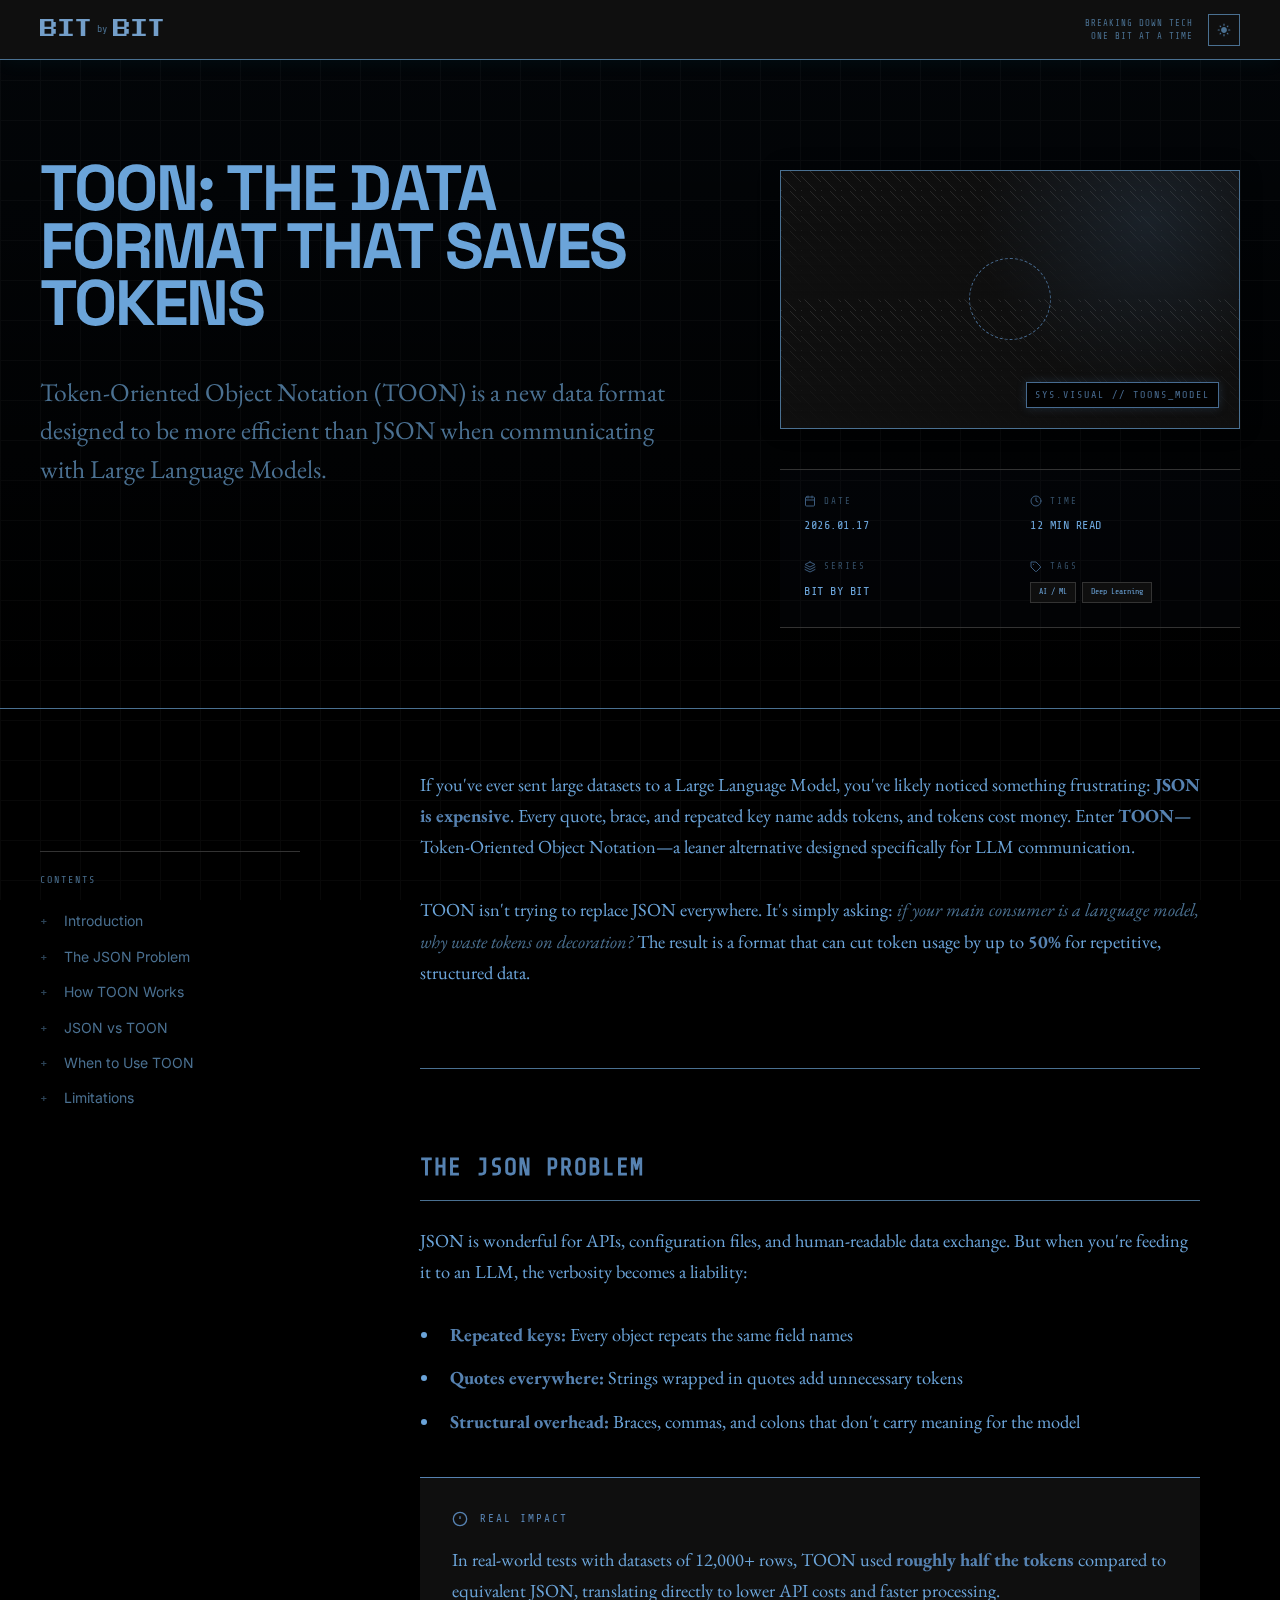
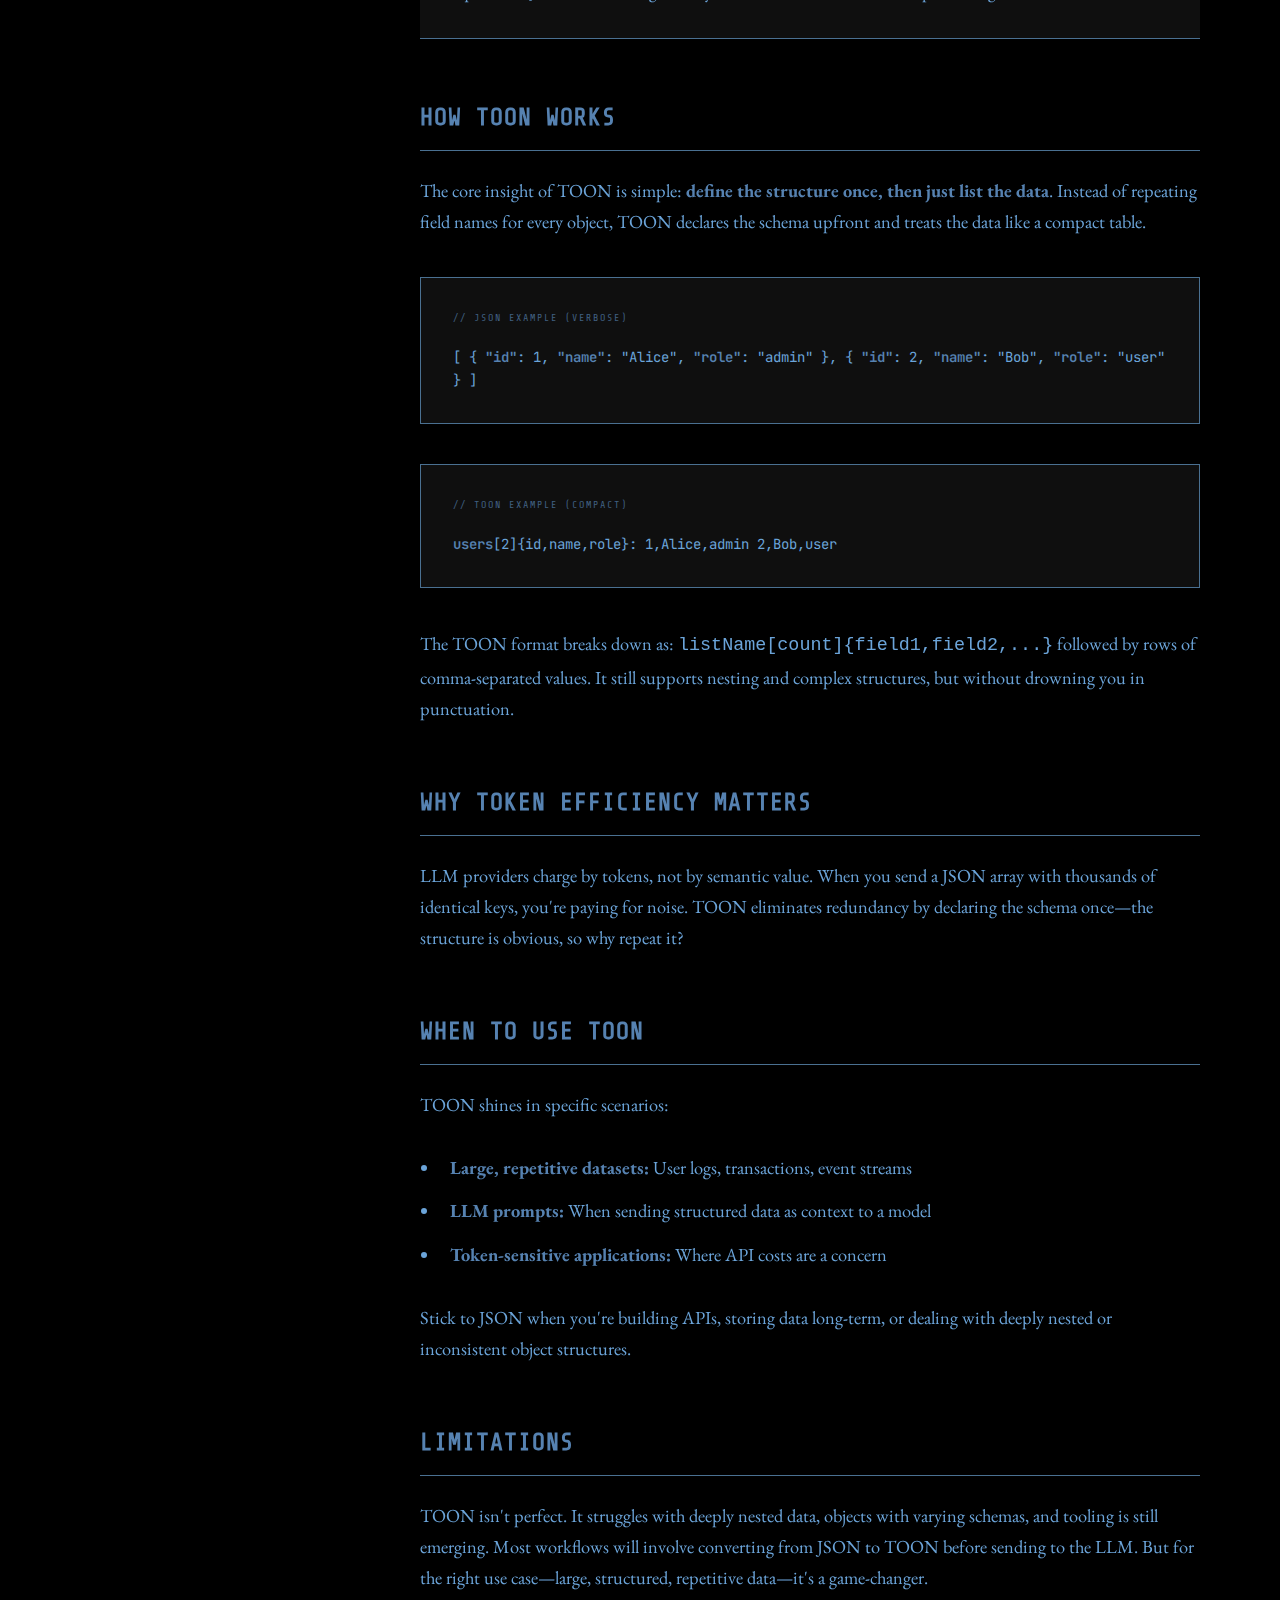
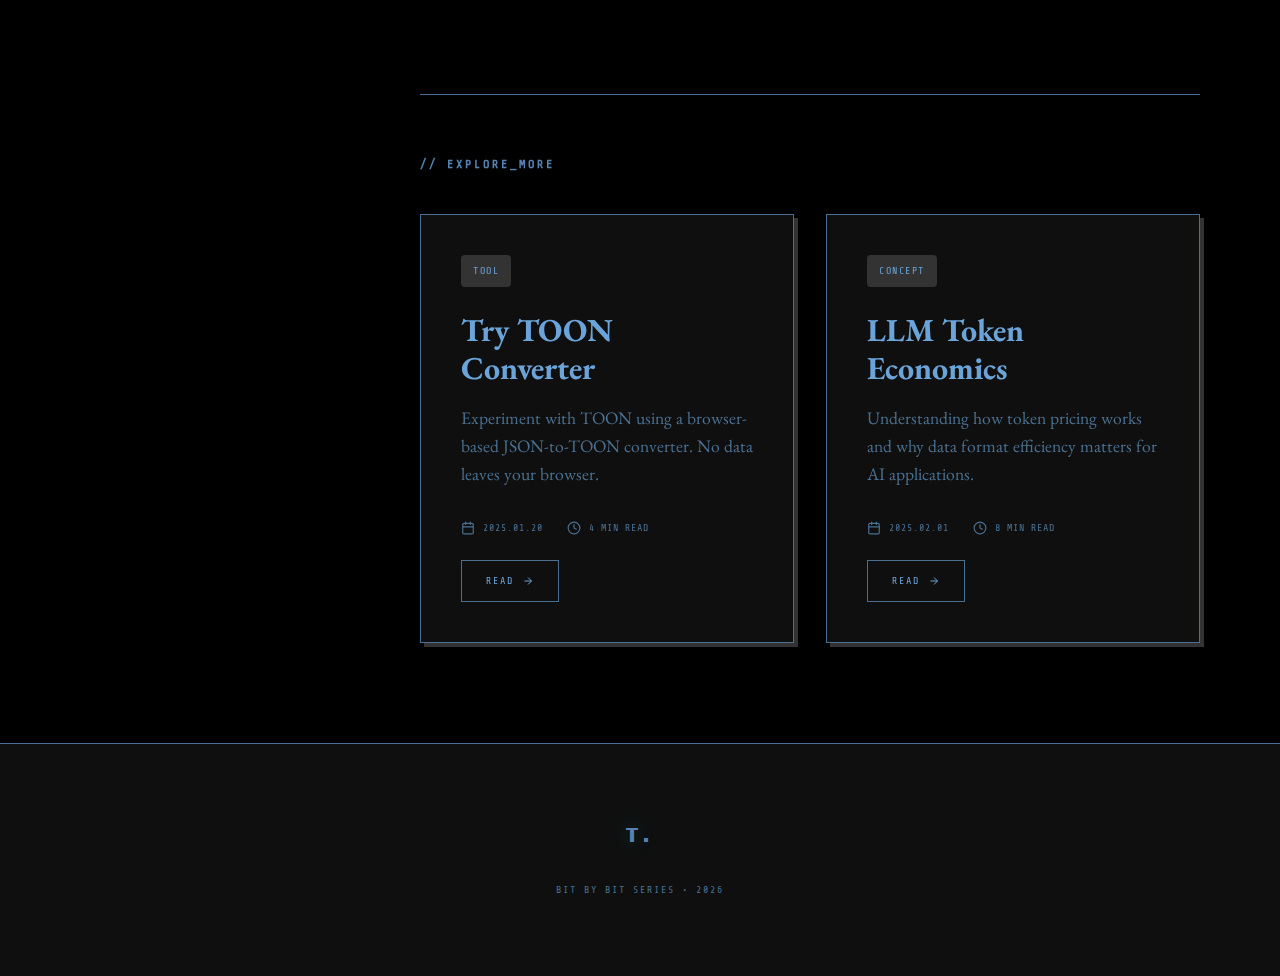
<file: toons-blog.html>
<!DOCTYPE html>
<html lang="en">

<head>
  <meta charset="UTF-8">
  <meta name="viewport" content="width=device-width, initial-scale=1.0">
  <title>Understanding TOONs — Bit by Bit</title>
  <link rel="preconnect" href="https://fonts.googleapis.com">
  <link rel="preconnect" href="https://fonts.gstatic.com" crossorigin>
  <link
    href="https://fonts.googleapis.com/css2?family=Press+Start+2P&family=EB+Garamond:ital,wght@0,400..800;1,400..800&family=Share+Tech+Mono&family=JetBrains+Mono:ital,wght@0,100..800;1,100..800&family=Inter:wght@400;500;600&family=Space+Grotesk:wght@500;700&display=swap"
    rel="stylesheet">
  <style>
    :root {
      /* --- DESIGN SYSTEM FROM BB.HTML --- */
      
      /* Light Theme (Paper-Like) */
      --accent: #2A5D9C;
      --accent-hover: #1e4575;
      --accent-soft: rgba(42, 93, 156, 0.12);
      --accent-bright: #2A5D9C;
      --accent-glow: rgba(42, 93, 156, 0.3);

      --bg-body: #E2DFD6; /* Warm "Old Paper" */
      --bg-card: #EBE8DF; /* Lighter than body */
      --bg-card-elevated: #EBE8DF;
      --text-main: #262626; /* Charcoal */
      --text-sub: #545454;
      --text-code: #262626;
      
      --border: #CFCBC2;
      --border-sub: #D9D6CD;
      --grid-line: #D9D6CD;

      /* --- FONTS --- */
      --font-serif: 'EB Garamond', Georgia, serif;
      --font-main: 'Inter', sans-serif;
      --font-display: 'Space Grotesk', sans-serif;
      --font-mono-sys: 'Share Tech Mono', monospace;
      --font-mono-code: 'JetBrains Mono', monospace;
      --font-pixel: 'Press Start 2P', cursive;
    }


    [data-theme="dark"] {
      --accent: #5682B1;
      --accent-hover: #739EC9;
      --accent-soft: rgba(86, 130, 177, 0.2);
      --accent-bright: #739EC9;
      --accent-glow: rgba(86, 130, 177, 0.3);

      --bg-body: #000000; /* Pure Black */
      --bg-card: #0f0f0f;
      --bg-card-elevated: #0f0f0f;
      
      /* Matching Blue Text from Image */
      --text-main: #6BA4D9; /* Terminal Blue */
      --text-sub: #4A7091;
      --text-code: #6BA4D9;
      
      --border: #4A7091;
      --border-sub: #333333;
      --grid-line: #111111;
    }

    * {
      margin: 0;
      padding: 0;
      box-sizing: border-box;
    }

    body {
      background-color: var(--bg-body);
      color: var(--text-main);
      font-family: var(--font-main);
      line-height: 1.6;
      font-size: 16px;
      -webkit-font-smoothing: antialiased;
      overflow-x: hidden;
      transition: background-color 0.3s, color 0.3s;
    }

    body::before {
      content: "";
      position: fixed;
      top: 0;
      left: 0;
      right: 0;
      bottom: 0;
      background-image:
        linear-gradient(var(--grid-line) 1px, transparent 1px),
        linear-gradient(90deg, var(--grid-line) 1px, transparent 1px);
      background-size: 40px 40px;
      z-index: 0;
      opacity: 0.5;
      pointer-events: none;
    }

    /* HEADER */
    .header {
      position: fixed;
      top: 0;
      left: 0;
      right: 0;
      height: 60px;
      display: flex;
      align-items: center;
      padding: 0 40px;
      background: var(--bg-card);
      z-index: 500;
      border-bottom: 1px solid var(--border);
      box-shadow: 0 2px 20px rgba(0, 212, 255, 0.05);
    }

    .header-brand {
      text-decoration: none;
      display: flex;
      align-items: center;
    }

    .brand-logo-text {
      font-family: var(--font-pixel);
      font-size: 18px;
      color: var(--accent);
      text-transform: uppercase;
      letter-spacing: -1px;
      position: relative;
      transition: all 0.3s ease;
      font-weight: 400;
      display: flex;
      align-items: center;
      gap: 6px;
    }

    .brand-logo-text:hover {
      transform: scale(1.05);
    }

    [data-theme="dark"] .brand-logo-text {
      color: var(--accent-bright);
    }

    .brand-connector {
      color: var(--text-sub);
      font-size: 10px;
      font-family: var(--font-mono-sys);
      text-transform: lowercase;
      font-weight: 300;
      letter-spacing: 0;
    }

    .header-status {
      margin-left: auto;
      display: flex;
      align-items: center;
      gap: 15px;
    }

    .header-tagline {
      font-family: var(--font-mono-sys);
      font-size: 9px;
      color: var(--text-sub);
      text-transform: uppercase;
      letter-spacing: 1px;
      text-align: right;
      line-height: 1.4;
    }

    #themeToggle {
      background: none;
      border: 1px solid var(--border);
      width: 32px;
      height: 32px;
      display: flex;
      align-items: center;
      justify-content: center;
      cursor: pointer;
      transition: all 0.3s;
    }

    #themeToggle:hover {
      border-color: var(--accent);
      background: var(--accent-soft);
    }

    #themeToggle svg {
      width: 14px;
      height: 14px;
      fill: var(--text-sub);
    }

    /* PAGE LAYOUT */
    .page-wrapper {
      padding-top: 60px;
      min-height: 100vh;
      position: relative;
      z-index: 1;
    }

    /* NEW HERO SECTION (Full Width) */
    .hero-section {
      padding: 100px 40px 80px;
      border-bottom: 1px solid var(--border);
      background: linear-gradient(180deg, rgba(77, 159, 255, 0.03) 0%, transparent 100%);
    }

    .hero-container {
      max-width: 1600px;
      margin: 0 auto;
      display: grid;
      grid-template-columns: 55% 1fr; /* Slightly tighter text column */
      gap: 80px;
      align-items: start; /* Align to top to let columns flow naturally */
    }

    /* Hero Text Side */
    .hero-meta-top {
      font-family: var(--font-mono-sys);
      font-size: 11px;
      color: var(--accent);
      text-transform: uppercase;
      letter-spacing: 3px;
      margin-bottom: 32px;
      display: inline-block;
      border: 1px solid var(--accent-soft);
      padding: 6px 12px;
      background: var(--bg-card-elevated);
      border-radius: 0;
    }

    .hero-title {
      font-family: var(--font-display);
      font-size: 5rem;
      font-weight: 700;
      line-height: 0.9;
      color: var(--text-main);
      margin-bottom: 40px;
      letter-spacing: -2px;
      text-transform: uppercase;
    }

    .hero-subtitle {
      font-family: var(--font-serif);
      font-size: 1.6rem;
      color: var(--text-sub);
      line-height: 1.5;
      max-width: 95%;
      margin-bottom: 0; /* Metadata moved away */
    }

    /* Hero Visual Side (Image + Metadata) */
    .hero-visual-side {
      display: flex;
      flex-direction: column;
      gap: 40px;
      padding-top: 10px;
    }

    .hero-image-wrapper {
      position: relative;
      width: 100%;
      aspect-ratio: 16/9;
      background: var(--bg-card);
      border: 1px solid var(--border);
      border-radius: 0;
      overflow: hidden;
      display: flex;
      align-items: center;
      justify-content: center;
      box-shadow: 0 0 20px rgba(0, 0, 0, 0.3);
    }

    /* More vivid placeholder */
    .hero-placeholder-art {
      width: 100%;
      height: 100%;
      background-image: 
        radial-gradient(circle at 80% 20%, var(--accent-soft) 0%, transparent 40%),
        linear-gradient(0deg, var(--bg-card) 0%, transparent 100%),
        repeating-linear-gradient(45deg, var(--border-sub) 0px, var(--border-sub) 1px, transparent 1px, transparent 10px);
      background-size: 100% 100%, 100% 50%, 20px 20px;
      opacity: 0.8; 
      position: relative;
    }
    
    .hero-placeholder-art::before {
       /* Faux UI element */
       content: "";
       position: absolute;
       top: 50%; left: 50%;
       transform: translate(-50%, -50%);
       width: 80px; height: 80px;
       border: 1px dashed var(--accent);
       border-radius: 50%;
       animation: spin 10s linear infinite;
    }

    @keyframes spin { 100% { transform: translate(-50%, -50%) rotate(360deg); } }

    .hero-placeholder-art::after {
        content: "SYS.VISUAL // TOONS_MODEL";
        position: absolute;
        bottom: 20px;
        right: 20px;
        font-family: var(--font-mono-sys);
        color: var(--accent);
        font-size: 10px;
        letter-spacing: 2px;
        border: 1px solid var(--accent);
        padding: 4px 8px;
        background: var(--bg-body);
        box-shadow: 0 0 10px var(--accent-glow);
    }

    /* Metadata moved to Right Column */
    .hero-meta-grid {
      display: grid;
      grid-template-columns: repeat(2, 1fr);
      gap: 24px 40px;
      padding: 24px;
      border-top: 1px solid var(--border-sub);
      border-bottom: 1px solid var(--border-sub);
      background: rgba(77, 159, 255, 0.02);
    }

    .meta-item {
      display: flex;
      flex-direction: column;
      gap: 8px;
    }

    .meta-label {
      font-family: var(--font-mono-sys);
      font-size: 9px;
      color: var(--text-sub);
      text-transform: uppercase;
      letter-spacing: 2px;
      opacity: 0.7;
      display: flex;
      align-items: center;
      gap: 8px;
    }
    
    /* Removed dot ::before */

    .meta-icon {
      width: 12px;
      height: 12px;
      stroke: var(--accent);
    }

    .meta-value {
      font-family: var(--font-mono-sys);
      font-size: 12px;
      color: var(--text-main);
      text-transform: uppercase;
      letter-spacing: 0.5px;
      font-weight: 500;
    }

    [data-theme="light"] .meta-value {
      font-weight: 600;
      color: #000;
    }

    .tags-container {
      display: flex;
      flex-wrap: wrap;
      gap: 6px;
    }

    .tag {
      font-family: var(--font-mono-sys);
      font-size: 8px;
      color: var(--text-main);
      background: var(--bg-card-elevated);
      border: 1px solid var(--border-sub);
      padding: 3px 8px;
    }


    /* CONTENT LAYOUT Grid */
    .content-layout {
      display: grid;
      grid-template-columns: 280px 1fr;
      gap: 60px;
      padding: 60px 40px 0px;
      max-width: 1400px;
      margin: 0 auto;
    }

    /* LEFT SIDEBAR - STICKY TOC */
    .meta-sidebar {
      position: sticky;
      top: 100px;
      height: fit-content;
      max-height: calc(100vh - 140px);
      overflow-y: auto;
      padding-right: 20px;
    }

    /* Animated Small Title */
    .sidebar-mini-header {
      margin-bottom: 40px;
      opacity: 0;
      transform: translateY(10px);
      transition: all 0.4s cubic-bezier(0.16, 1, 0.3, 1);
      pointer-events: none;
    }

    .meta-sidebar.scrolled .sidebar-mini-header {
      opacity: 1;
      transform: translateY(0);
      pointer-events: auto;
    }

    .mini-title {
      font-family: var(--font-display);
      font-size: 1.4rem;
      color: var(--text-main);
      line-height: 1.2;
      margin-bottom: 4px;
      font-weight: 700;
    }

    .mini-badge {
      font-family: var(--font-mono-sys);
      font-size: 10px;
      color: var(--accent);
      text-transform: uppercase;
    }

    /* TOC */
    .toc-container {
      padding-top: 20px;
      border-top: 1px solid var(--border-sub);
    }

    .toc-label {
        font-family: var(--font-mono-sys);
        font-size: 10px;
        color: var(--text-sub);
        text-transform: uppercase;
        letter-spacing: 2px;
        margin-bottom: 16px;
        display: block;
    }

    .toc-list {
      list-style: none;
      padding: 0;
    }

    .toc-link {
      font-family: var(--font-main);
      font-size: 14px;
      color: var(--text-sub);
      text-decoration: none;
      display: flex;
      align-items: baseline;
      padding: 6px 0;
      gap: 12px;
      transition: color 0.2s, transform 0.2s;
    }

    .toc-link::before {
      content: "+";
      color: var(--text-sub);
      font-family: var(--font-mono-sys);
      font-size: 14px;
      flex-shrink: 0;
      width: 12px;
      transition: color 0.2s;
      opacity: 0.6;
    }

    .toc-link:hover {
      color: var(--accent);
      transform: translateX(4px);
    }

    .toc-link:hover::before {
      color: var(--accent);
      opacity: 1;
    }

    .toc-link.active {
      color: var(--accent);
      font-weight: 600;
      transform: translateX(4px);
    }

    .toc-link.active::before {
      content: "→";
      color: var(--accent);
      opacity: 1;
    }

    /* MAIN CONTENT COLUMN */
    .main-column {
      min-width: 0;
      max-width: 100%;
      padding-right: 40px;
      padding-left: 60px;
    }

    .article-content {
      max-width: 1000px;
    }

    .article-content h2 {
      font-family: var(--font-mono-sys);
      font-size: 1.5rem;
      text-transform: uppercase;
      letter-spacing: 1px;
      color: var(--accent);
      margin-top: 60px;
      margin-bottom: 24px;
      padding-bottom: 12px;
      border-bottom: 1px solid var(--border);
      border-bottom: 1px solid var(--border);
      scroll-margin-top: 120px;
    }
    
    #intro {
      scroll-margin-top: 120px;
    }

    .article-content h3 {
      font-family: var(--font-display);
      font-size: 1.4rem;
      color: var(--text-main);
      margin-top: 40px;
      margin-bottom: 20px;
      letter-spacing: -0.5px;
      scroll-margin-top: 120px;
      font-weight: 700;
      text-transform: uppercase;
    }

    .article-content p {
      font-family: var(--font-serif);
      font-size: 1.15rem;
      line-height: 1.7;
      color: var(--text-main);
      margin-bottom: 32px;
    }

    [data-theme="light"] .article-content p {
      color: #050505;
      font-weight: 500;
    }

    .article-content strong {
      font-weight: 700;
      color: var(--accent);
    }

    .article-content em {
      font-style: italic;
      color: var(--text-sub);
    }

    .code-block {
      background: var(--bg-card);
      border: 1px solid var(--border);
      padding: 32px;
      margin: 40px 0;
      position: relative;
      max-width: 100%;
      overflow-x: auto;
      box-sizing: border-box;
    }

    [data-theme="light"] .code-block {
      background: #F5F5F0;
      border: 1px solid #e0e0e0;
    }

    .code-label {
      font-family: var(--font-mono-sys);
      font-size: 10px;
      color: var(--accent);
      text-transform: uppercase;
      letter-spacing: 2px;
      margin-bottom: 20px;
      display: block;
      opacity: 0.7;
    }

    .code-block code {
      font-family: var(--font-mono-code);
      font-size: 14px;
      line-height: 1.6;
      color: var(--text-code);
      display: block;
      overflow-x: auto;
    }

    .code-keyword { color: var(--accent); font-weight: 600; }
    .code-comment { color: var(--text-sub); font-style: italic; }

    [data-theme="light"] .code-block code { color: #2a2a2a; }

    /* Callouts */
    .callout {
      background: var(--bg-card);
      border-top: 1px solid var(--accent);
      border-bottom: 1px solid var(--border);
      padding: 32px;
      margin: 40px 0;
    }

    [data-theme="light"] .callout { background: var(--bg-card); }

    .callout-title {
      font-family: var(--font-mono-sys);
      font-size: 11px;
      color: var(--accent);
      text-transform: uppercase;
      letter-spacing: 2px;
      margin-bottom: 16px;
      display: flex;
      align-items: center;
      gap: 12px;
    }

    .article-content ul, .article-content ol {
      font-family: var(--font-serif);
      font-size: 1.15rem;
      line-height: 1.7;
      color: var(--text-main);
      margin-bottom: 32px;
      padding-left: 20px;
    }

    [data-theme="light"] .article-content ul,
    [data-theme="light"] .article-content ol { color: #050505; font-weight: 500; }

    .article-content li { margin-bottom: 12px; padding-left: 10px; }

    .divider {
      width: 100%;
      height: 1px;
      background: var(--border);
      margin: 80px 0;
    }

    /* RECOMMENDATIONS */
    .recommendations-section {
      margin-top: 100px;
      padding-top: 60px;
      border-top: 1px solid var(--border);
    }

    .recommendations-header h2 {
      font-family: var(--font-mono-sys);
      font-size: 12px;
      color: var(--accent);
      text-transform: uppercase;
      letter-spacing: 3px;
      margin-bottom: 40px;
    }

    .recommendations-grid {
      display: grid;
      grid-template-columns: repeat(2, 1fr);
      gap: 32px;
    }

    .rec-card {
      background: var(--bg-card);
      border: 1px solid var(--border);
      padding: 40px; 
      transition: all 0.2s cubic-bezier(0.25, 0.46, 0.45, 0.94);
      text-decoration: none;
      display: flex; 
      flex-direction: column;
      height: 100%;
      /* Resting state: Subtle hard shadow */
      box-shadow: 4px 4px 0 var(--border-sub);
    }

    .rec-card:hover {
      border-color: var(--accent);
      /* Hover state: Lift up and sharpen shadow to accent */
      transform: translate(-2px, -2px);
      box-shadow: 6px 6px 0 var(--accent);
    }

    /* Badge Style */
    .rec-badge {
      align-self: flex-start;
      background: var(--border-sub); /* Neutral background */
      color: var(--text-main);
      font-family: var(--font-mono-sys);
      font-size: 10px;
      text-transform: uppercase;
      letter-spacing: 1.5px;
      padding: 8px 12px;
      margin-bottom: 24px;
      border-radius: 4px; 
    }

    /* Serif Title */
    .rec-card h3 {
      font-family: var(--font-serif);
      font-size: 2rem;
      color: var(--text-main);
      margin-bottom: 16px;
      line-height: 1.2;
    }

    /* Serif Excerpt */
    .rec-excerpt {
      font-family: var(--font-serif);
      font-size: 1.1rem;
      color: var(--text-sub);
      line-height: 1.6;
      margin-bottom: 32px;
      flex-grow: 1; /* Pushes footer elements down */
    }

    .rec-footer {
      margin-top: auto;
      display: flex;
      flex-direction: column;
      gap: 24px;
    }

    .rec-meta {
      display: flex;
      gap: 24px;
      font-family: var(--font-mono-sys);
      font-size: 10px;
      color: var(--text-sub);
      text-transform: uppercase;
      letter-spacing: 1px;
    }
    
    .rec-meta span {
      display: flex; align-items: center; gap: 8px;
    }
    
    .rec-meta svg { width: 14px; height: 14px; stroke: currentColor; }

    /* "Read" Button */
    .rec-btn {
      display: inline-flex;
      align-items: center;
      gap: 8px;
      padding: 12px 24px;
      border: 1px solid var(--border);
      color: var(--text-main); /* Neutral text initially */
      font-family: var(--font-mono-sys);
      font-size: 10px;
      text-transform: uppercase;
      letter-spacing: 2px;
      width: fit-content;
      transition: all 0.2s;
    }
    
    /* Hover for Button */
    .rec-btn:hover {
      border-color: var(--accent);
      background: var(--accent);
      color: var(--bg-card); /* Off-white text on blue bg */
      cursor: pointer;
    }

    /* FOOTER */
    .simple-footer {
      border-top: 1px solid var(--border);
      padding: 80px 40px;
      margin-top: 100px;
      background: var(--bg-card);
      position: relative;
    }

    .footer-content {
      max-width: 1200px;
      margin: 0 auto;
      display: flex;
      flex-direction: column;
      align-items: center;
      gap: 32px;
    }

    .footer-home-mark {
      font-family: var(--font-pixel);
      font-size: 16px;
      color: var(--accent);
      text-decoration: none;
      text-shadow: 0 0 20px rgba(0, 212, 255, 0.3);
      transition: all 0.3s cubic-bezier(0.175, 0.885, 0.32, 1.275);
      position: relative;
      display: inline-block;
      text-transform: uppercase;
      letter-spacing: 0;
    }

    .footer-home-mark:hover {
      transform: scale(1.1) translateY(-3px);
      text-shadow: 0 0 30px rgba(0, 212, 255, 0.6);
    }

    .footer-home-mark::after {
      content: ".";
      color: var(--accent);
    }
    
    .footer-info {
      font-family: var(--font-mono-sys);
      font-size: 10px;
      color: var(--text-sub);
      text-transform: uppercase;
      letter-spacing: 2px;
    }

    /* RESPONSIVE */
    /* 1. Large Laptops / Desktops (Default is > 1200px) */
    @media (max-width: 1300px) {
      .hero-title { font-size: 4rem; }
      .content-layout { gap: 40px; }
    }

    /* 2. Tablet / Small Laptop (1024px) */
    @media (max-width: 1024px) {
      .hero-container { grid-template-columns: 1fr; gap: 40px; }
      .hero-visual-side { order: 0; } /* Image below text for mobile */
      .hero-image-wrapper { aspect-ratio: 16/9; }
      
      .content-layout { 
        grid-template-columns: 1fr; 
        gap: 40px; 
        padding: 60px 40px 0px;
      }
      
      /* Mobile: Hide sidebar completely (TOC/Mini Header) */
      .meta-sidebar {
        display: none;
      }
      
      .sidebar-mini-header { display: none; }
      .toc-container { display: none; } 
      
      .code-block { margin: 32px 0; }

      /* Remove extra inner padding on single col layout */
      .main-column {
        padding-right: 0;
        padding-left: 0;
      }
    }

    /* 3. Small Screen / Large Phone (768px) */
    @media (max-width: 768px) {
      .header { padding: 0 20px; }

      .hero-section { padding: 60px 20px 40px; }
      .hero-title { font-size: 2.5rem; }
      .hero-subtitle { font-size: 1.25rem; }

      .content-layout { padding: 40px 20px 0; }
      
      .main-column { 
        padding-right: 0; 
        padding-left: 0; 
      }

      .recommendations-grid { grid-template-columns: 1fr; }
      
      /* Make meta grid more compact 2-col instead of 1 stack */
      .hero-meta-grid { 
        grid-template-columns: repeat(2, 1fr); 
        gap: 20px 16px; 
        padding: 20px 0; /* Remove side padding to align with edge */
        border-left: none;
        border-right: none;
        background: transparent; /* Remove bg to look cleaner on mobile */
      }
      
      .article-conteknt h2 { font-size: 1.35rem; margin-top: 40px; }
    }

    /* 4. Very Small Screen (480px) */
    @media (max-width: 480px) {
      .hero-title { 
        font-size: 2rem; 
        line-height: 1.1; 
        word-break: break-word; /* Prevent overflow */
      }
      
      .hero-subtitle { font-size: 1.1rem; }
      
      .header-tagline { display: none; } /* Save space in header */
      .header-brand .brand-logo-text { font-size: 16px; }

      .hero-section { padding: 40px 16px 30px; }
      
      .content-layout { 
        padding: 30px 16px 0; 
        gap: 20px;
      }
      
      /* even tighter metadata */
      .hero-meta-grid {
        gap: 16px 12px;
        padding: 16px 0;
      }
      .meta-label { font-size: 8px; }
      .meta-value { font-size: 11px; }

      .code-block { 
        padding: 20px; 
        margin: 24px -16px; /* Negative margin to stretch full width */
        border-right: none; 
        border-left: none;
        border-radius: 0;
      }
      
      .callout {
        padding: 24px;
        margin: 24px -16px;
        border-right: none;
        border-left: none;
      }
      
      .simple-footer { padding: 60px 20px; }
    }

    /* Scroll Indicator */
    .scroll-indicator {
      position: fixed; top: 60px; left: 0; height: 3px;
      background: var(--accent); width: 0%; z-index: 600;
      transition: width 0.1s ease-out; box-shadow: 0 0 10px var(--accent-glow);
    }
    
    /* MOBILE TOC FAB & OVERLAY */
    .mobile-toc-fab {
      position: fixed;
      bottom: 24px;
      right: 24px;
      width: 50px;
      height: 50px;
      background: var(--bg-card); 
      border: 1px solid var(--accent);
      border-radius: 8px; /* Squircle shape */
      display: flex;
      align-items: center;
      justify-content: center;
      z-index: 990;
      cursor: pointer;
      box-shadow: 0 4px 20px rgba(0,0,0,0.2);
      
      /* Faster transition for responsiveness (0.5s) */
      transition: opacity 0.5s ease-in-out, transform 0.5s ease-in-out;
      display: none; 
    }

    .mobile-toc-fab.hidden {
      /* Just fade out in place, maybe slight shrink, no big movement */
      transform: scale(0.85);
      opacity: 0;
      pointer-events: none;
    }

    .mobile-toc-fab svg {
      width: 24px; 
      height: 24px; 
      stroke: var(--accent);
    }

    .mobile-toc-fab:active {
      transform: scale(0.95);
    }

    .mobile-toc-overlay {
      position: fixed;
      top: 0; 
      left: 0; 
      width: 100%; 
      height: 100%;
      z-index: 1000;
      visibility: hidden;
      pointer-events: none;
      transition: visibility 0.3s;
    }

    .mobile-toc-overlay.active {
      visibility: visible;
      pointer-events: auto;
    }
    
    .mobile-toc-backdrop {
      position: absolute;
      top: 0; left: 0; width: 100%; height: 100%;
      background: rgba(0,0,0,0.6);
      opacity: 0;
      transition: opacity 0.3s;
    }
    
    .mobile-toc-overlay.active .mobile-toc-backdrop {
      opacity: 1;
    }

    .mobile-toc-sheet {
      position: absolute;
      bottom: 0; 
      left: 0; 
      width: 100%;
      height: 50vh; /* Default half-height */
      max-height: 92vh;
      background: var(--bg-body);
      border-radius: 24px 24px 0 0;
      display: flex;
      flex-direction: column;
      transform: translateY(100%);
      transition: transform 0.4s cubic-bezier(0.16, 1, 0.3, 1), height 0.4s cubic-bezier(0.16, 1, 0.3, 1);
      box-shadow: 0 -10px 40px rgba(0,0,0,0.15);
      overflow: hidden;
    }
    .mobile-toc-overlay.active .mobile-toc-sheet {
      transform: translateY(0);
    }
    
    .mobile-toc-sheet.expanded {
      height: 92vh;
    }
    
    .mobile-toc-handle-bar {
      width: 100%;
      display: flex;
      justify-content: center;
      padding-top: 12px;
      padding-bottom: 8px;
      flex-shrink: 0;
      touch-action: none; /* Crucial for dragging */
      cursor: grab;
    }

    .mobile-toc-handle {
      width: 40px;
      height: 4px;
      background: var(--border);
      border-radius: 2px;
      opacity: 0.5;
    }

    .mobile-toc-header {
      display: flex;
      justify-content: space-between;
      align-items: flex-start;
      padding: 8px 24px 24px;
      width: 100%;
      border-bottom: 1px solid var(--border);
      flex-shrink: 0;
    }
    
    .mobile-toc-header-text {
      display: flex;
      flex-direction: column;
      gap: 4px;
    }

    .mobile-toc-tag {
      font-family: var(--font-mono-sys);
      font-size: 10px;
      color: var(--text-sub);
      text-transform: uppercase;
      letter-spacing: 1px;
      opacity: 0.7;
    }
    
    .mobile-toc-title-main {
      font-family: var(--font-main);
      font-size: 1.1rem;
      color: var(--text-main);
      font-weight: 600;
      line-height: 1.2;
    }

    .mobile-toc-close {
      background: var(--bg-card-elevated);
      border: 1px solid var(--border);
      width: 36px;
      height: 36px;
      display: flex;
      align-items: center;
      justify-content: center;
      cursor: pointer;
      flex-shrink: 0;
      border-radius: 8px; 
      color: var(--text-sub);
    }

    .mobile-toc-close svg {
      width: 18px; 
      height: 18px; 
      stroke: currentColor;
    }
    
    .mobile-toc-content {
      padding: 16px 24px 40px;
      overflow-y: auto;
      flex-grow: 1;
    }
    
    /* List Styling matching image */
    .mobile-toc-content .toc-list {
      display: flex;
      flex-direction: column;
      gap: 0; /* Let padding handle spacing */
    }

    .mobile-toc-content .toc-link {
      font-family: var(--font-main);
      font-size: 15px; 
      color: var(--text-sub);
      text-decoration: none;
      display: flex; 
      align-items: baseline;
      gap: 12px;
      padding: 12px 0;
      border-bottom: 1px solid transparent; 
      transition: all 0.2s;
    }

    .mobile-toc-content .toc-link::before {
      content: "+";
      color: var(--accent);
      font-family: var(--font-mono-sys);
      font-size: 14px;
      opacity: 0.7;
    }
    
    .mobile-toc-content .toc-link.active {
      color: var(--text-main);
      font-weight: 500;
    }
    
    .mobile-toc-content .toc-link.active::before {
      content: "→";
      opacity: 1;
    }

    @media (max-width: 1024px) {
      .mobile-toc-fab { display: flex; }
    }
  </style>
  <script src="theme-init.js"></script>
</head>

<body>
  <div class="scroll-indicator" id="scrollIndicator"></div>

  <!-- Header -->
  <header class="header">
    <a href="index.html" class="header-brand">
      <span class="brand-logo-text">BIT<span class="brand-connector">by</span>BIT</span>
    </a>
    <div class="header-status">
      <span class="header-tagline">
        Breaking down tech <br> one bit at a time
      </span>
      <button id="themeToggle" title="Toggle Theme">
        <svg id="iconSun" viewBox="0 0 24 24" style="display: block;">
          <path d="M12 7c-2.76 0-5 2.24-5 5s2.24 5 5 5 5-2.24 5-5-2.24-5-5-5zM2 13h2c.55 0 1-.45 1-1s-.45-1-1-1H2c-.55 0-1 .45-1 1s.45 1 1 1zm18 0h2c.55 0 1-.45 1-1s-.45-1-1-1h-2c-.55 0-1 .45-1 1s.45 1 1 1zM11 2v2c0 .55.45 1 1 1s1-.45 1-1V2c0-.55-.45-1-1-1s-1 .45-1 1zm0 18v2c0 .55.45 1 1 1s1-.45 1-1v-2c0-.55-.45-1-1-1s-1 .45-1 1zM5.99 4.58c-.39-.39-1.03-.39-1.41 0-.39.39-.39 1.03 0 1.41l1.06 1.06c.39.39 1.03.39 1.41 0s.39-1.03 0-1.41L5.99 4.58zm12.37 12.37c-.39-.39-1.03-.39-1.41 0-.39.39-.39 1.03 0 1.41l1.06 1.06c.39.39 1.03.39 1.41 0 .39-.39.39-1.03 0-1.41l-1.06-1.06zm1.06-10.96c.39-.39.39-1.03 0-1.41-.39-.39-1.03-.39-1.41 0l-1.06 1.06c-.39.39-.39 1.03 0 1.41s1.03.39 1.41 0l1.06-1.06zM7.05 18.36c.39-.39.39-1.03 0-1.41-.39-.39-1.03-.39-1.41 0l-1.06 1.06c-.39.39-.39 1.03 0 1.41s1.03.39 1.41 0l1.06-1.06z" />
        </svg>
        <svg id="iconMoon" viewBox="0 0 24 24" style="fill: none; stroke: var(--text-sub); stroke-width: 2; display: none;">
          <path d="M21 12.79A9 9 0 1 1 11.21 3 7 7 0 0 0 21 12.79z" />
        </svg>
      </button>
    </div>
  </header>

  <div class="page-wrapper">
    
    <!-- NEW HERO SECTION -->
    <section class="hero-section" id="heroSection">
      <div class="hero-container">
        <!-- TEXT SIDE -->
        <div class="hero-text-side">
          <h1 class="hero-title">TOON: The Data Format That Saves Tokens</h1>
          <p class="hero-subtitle">
            Token-Oriented Object Notation (TOON) is a new data format designed to be more efficient than JSON when communicating with Large Language Models.
          </p>
        </div>

        <!-- VISUAL + DATA SIDE -->
        <div class="hero-visual-side">
            <div class="hero-image-wrapper">
                <div class="hero-placeholder-art"></div>
            </div>
          
            <!-- Metdata moved here to balance list -->
            <div class="hero-meta-grid">
                <div class="meta-item">
                  <span class="meta-label">
                    <svg class="meta-icon" viewBox="0 0 24 24" fill="none" stroke="currentColor" stroke-width="2" stroke-linecap="round" stroke-linejoin="round"><rect x="3" y="4" width="18" height="18" rx="2" ry="2"></rect><line x1="16" y1="2" x2="16" y2="6"></line><line x1="8" y1="2" x2="8" y2="6"></line><line x1="3" y1="10" x2="21" y2="10"></line></svg>
                    Date
                  </span>
                  <span class="meta-value">2026.01.17</span>
                </div>
                <div class="meta-item">
                  <span class="meta-label">
                    <svg class="meta-icon" viewBox="0 0 24 24" fill="none" stroke="currentColor" stroke-width="2" stroke-linecap="round" stroke-linejoin="round"><circle cx="12" cy="12" r="10"></circle><polyline points="12 6 12 12 16 14"></polyline></svg>
                    Time
                  </span>
                  <span class="meta-value">12 Min Read</span>
                </div>
                <div class="meta-item">
                  <span class="meta-label">
                    <svg class="meta-icon" viewBox="0 0 24 24" fill="none" stroke="currentColor" stroke-width="2" stroke-linecap="round" stroke-linejoin="round"><polygon points="12 2 2 7 12 12 22 7 12 2"></polygon><polyline points="2 17 12 22 22 17"></polyline><polyline points="2 12 12 17 22 12"></polyline></svg>
                    Series
                  </span>
                  <span class="meta-value">Bit by Bit</span>
                </div>
                <div class="meta-item">
                  <span class="meta-label">
                    <svg class="meta-icon" viewBox="0 0 24 24" fill="none" stroke="currentColor" stroke-width="2" stroke-linecap="round" stroke-linejoin="round"><path d="M20.59 13.41l-7.17 7.17a2 2 0 0 1-2.83 0L2 12V2h10l8.59 8.59a2 2 0 0 1 0 2.82z"></path><line x1="7" y1="7" x2="7.01" y2="7"></line></svg>
                    Tags
                  </span>
                  <div class="tags-container">
                    <span class="tag">AI / ML</span>
                    <span class="tag">Deep Learning</span>
                  </div>
                </div>
            </div>
        </div>
      </div>
    </section>

    <!-- CONTENT LAYOUT -->
    <div class="content-layout">

      <!-- LEFT SIDEBAR: Sticky TOC & Mini Header -->
      <aside class="meta-sidebar" id="metaSidebar">
        <!-- Hidden until scrolled past hero -->
        <div class="sidebar-mini-header">
          <div class="mini-badge">// NOW_READING</div>
          <div class="mini-title">Understanding TOONs</div>
        </div>

        <nav class="toc-container">
          <span class="toc-label">Contents</span>
          <ul class="toc-list" id="tocList">
            <li><a href="#intro" class="toc-link">Introduction</a></li>
            <li><a href="#problem" class="toc-link">The JSON Problem</a></li>
            <li><a href="#architecture" class="toc-link">How TOON Works</a></li>
            <li><a href="#comparison" class="toc-link">JSON vs TOON</a></li>
            <li><a href="#when-to-use" class="toc-link">When to Use TOON</a></li>
            <li><a href="#limitations" class="toc-link">Limitations</a></li>
          </ul>
        </nav>
      </aside>

      <!-- RIGHT COLUMN: Main Article -->
      <main class="main-column">
        <div class="article-content">
          <p id="intro">
            If you've ever sent large datasets to a Large Language Model, you've likely noticed something frustrating: <strong>JSON is expensive</strong>. Every quote, brace, and repeated key name adds tokens, and tokens cost money. Enter <strong>TOON</strong>—Token-Oriented Object Notation—a leaner alternative designed specifically for LLM communication.
          </p>

          <p>
            TOON isn't trying to replace JSON everywhere. It's simply asking: <em>if your main consumer is a language model, why waste tokens on decoration?</em> The result is a format that can cut token usage by up to <strong>50%</strong> for repetitive, structured data.
          </p>

          <div class="divider"></div>

          <h2 id="problem">The JSON Problem</h2>

          <p>
            JSON is wonderful for APIs, configuration files, and human-readable data exchange. But when you're feeding it to an LLM, the verbosity becomes a liability:
          </p>

          <ul>
            <li><strong>Repeated keys:</strong> Every object repeats the same field names</li>
            <li><strong>Quotes everywhere:</strong> Strings wrapped in quotes add unnecessary tokens</li>
            <li><strong>Structural overhead:</strong> Braces, commas, and colons that don't carry meaning for the model</li>
          </ul>

          <div class="callout">
            <div class="callout-title">
              <svg width="16" height="16" viewBox="0 0 24 24" fill="none" stroke="currentColor" stroke-width="2">
                <circle cx="12" cy="12" r="10"></circle>
                <line x1="12" y1="8" x2="12" y2="12"></line>
                <line x1="12" y1="16" x2="12.01" y2="16"></line>
              </svg>
              Real Impact
            </div>
            <p style="margin-bottom: 0;">
              In real-world tests with datasets of 12,000+ rows, TOON used <strong>roughly half the tokens</strong> compared to equivalent JSON, translating directly to lower API costs and faster processing.
            </p>
          </div>

          <h2 id="architecture">How TOON Works</h2>

          <p>
            The core insight of TOON is simple: <strong>define the structure once, then just list the data</strong>. Instead of repeating field names for every object, TOON declares the schema upfront and treats the data like a compact table.
          </p>

          <div class="code-block">
            <span class="code-label">// JSON Example (Verbose)</span>
            <code>[
  { <span class="code-keyword">"id"</span>: 1, <span class="code-keyword">"name"</span>: "Alice", <span class="code-keyword">"role"</span>: "admin" },
  { <span class="code-keyword">"id"</span>: 2, <span class="code-keyword">"name"</span>: "Bob", <span class="code-keyword">"role"</span>: "user" }
]</code>
          </div>

          <div class="code-block">
            <span class="code-label">// TOON Example (Compact)</span>
            <code><span class="code-keyword">users</span>[2]{id,name,role}:
  1,Alice,admin
  2,Bob,user</code>
          </div>

          <p>
            The TOON format breaks down as: <code>listName[count]{field1,field2,...}</code> followed by rows of comma-separated values. It still supports nesting and complex structures, but without drowning you in punctuation.
          </p>

          <h2 id="comparison">Why Token Efficiency Matters</h2>
          <p>
            LLM providers charge by tokens, not by semantic value. When you send a JSON array with thousands of identical keys, you're paying for noise. TOON eliminates redundancy by declaring the schema once—the structure is obvious, so why repeat it?
          </p>

          <h2 id="when-to-use">When to Use TOON</h2>
          <p>
            TOON shines in specific scenarios:
          </p>
          <ul>
            <li><strong>Large, repetitive datasets:</strong> User logs, transactions, event streams</li>
            <li><strong>LLM prompts:</strong> When sending structured data as context to a model</li>
            <li><strong>Token-sensitive applications:</strong> Where API costs are a concern</li>
          </ul>

          <p>
            Stick to JSON when you're building APIs, storing data long-term, or dealing with deeply nested or inconsistent object structures.
          </p>

          <h2 id="limitations">Limitations</h2>
          <p>
            TOON isn't perfect. It struggles with deeply nested data, objects with varying schemas, and tooling is still emerging. Most workflows will involve converting from JSON to TOON before sending to the LLM. But for the right use case—large, structured, repetitive data—it's a game-changer.
          </p>
        </div>

        <!-- Recommendations -->
        <section class="recommendations-section">
          <div class="recommendations-header">
            <h2>// EXPLORE_MORE</h2>
          </div>
          <div class="recommendations-grid">
            <a href="https://trytoon.dev/" class="rec-card">
              <span class="rec-badge">Tool</span>
              <h3>Try TOON Converter</h3>
              <p class="rec-excerpt">
                Experiment with TOON using a browser-based JSON-to-TOON converter. No data leaves your browser.
              </p>
              
              <div class="rec-footer">
                <div class="rec-meta">
                  <span>
                    <svg viewBox="0 0 24 24" fill="none" stroke="currentColor" stroke-width="2" stroke-linecap="round" stroke-linejoin="round"><rect x="3" y="4" width="18" height="18" rx="2" ry="2"></rect><line x1="16" y1="2" x2="16" y2="6"></line><line x1="8" y1="2" x2="8" y2="6"></line><line x1="3" y1="10" x2="21" y2="10"></line></svg>
                    2025.01.20
                  </span>
                  <span>
                    <svg viewBox="0 0 24 24" fill="none" stroke="currentColor" stroke-width="2" stroke-linecap="round" stroke-linejoin="round"><circle cx="12" cy="12" r="10"></circle><polyline points="12 6 12 12 16 14"></polyline></svg>
                    4 Min Read
                  </span>
                </div>
                <div class="rec-btn">
                  Read <svg width="12" height="12" viewBox="0 0 24 24" fill="none" stroke="currentColor" stroke-width="2"><line x1="5" y1="12" x2="19" y2="12"></line><polyline points="12 5 19 12 12 19"></polyline></svg>
                </div>
              </div>
            </a>
            
            <a href="#" class="rec-card">
              <span class="rec-badge">Concept</span>
              <h3>LLM Token Economics</h3>
              <p class="rec-excerpt">
                Understanding how token pricing works and why data format efficiency matters for AI applications.
              </p>
              
              <div class="rec-footer">
                <div class="rec-meta">
                  <span>
                    <svg viewBox="0 0 24 24" fill="none" stroke="currentColor" stroke-width="2" stroke-linecap="round" stroke-linejoin="round"><rect x="3" y="4" width="18" height="18" rx="2" ry="2"></rect><line x1="16" y1="2" x2="16" y2="6"></line><line x1="8" y1="2" x2="8" y2="6"></line><line x1="3" y1="10" x2="21" y2="10"></line></svg>
                    2025.02.01
                  </span>
                  <span>
                    <svg viewBox="0 0 24 24" fill="none" stroke="currentColor" stroke-width="2" stroke-linecap="round" stroke-linejoin="round"><circle cx="12" cy="12" r="10"></circle><polyline points="12 6 12 12 16 14"></polyline></svg>
                    8 Min Read
                  </span>
                </div>
                <div class="rec-btn">
                  Read <svg width="12" height="12" viewBox="0 0 24 24" fill="none" stroke="currentColor" stroke-width="2"><line x1="5" y1="12" x2="19" y2="12"></line><polyline points="12 5 19 12 12 19"></polyline></svg>
                </div>
              </div>
            </a>
          </div>
        </section>
      </main>
    </div>
  </div>

  <!-- Footer -->
  <footer class="simple-footer">
    <div class="footer-content">
      <a href="index.html" class="footer-home-mark" title="Return Home">T</a>
      <div class="footer-info">
        <span>Bit by Bit Series • 2026</span>
      </div>
    </div>
  </footer>

  <!-- MOBILE TOC ELEMENTS -->
  <button id="mobileTocBtn" class="mobile-toc-fab" aria-label="Open Table of Contents" onclick="document.getElementById('mobileTocOverlay').classList.add('active')">
    <svg viewBox="0 0 24 24" fill="none" stroke="currentColor" stroke-width="2" stroke-linecap="round" stroke-linejoin="round">
      <line x1="3" y1="12" x2="21" y2="12"></line>
      <line x1="3" y1="6" x2="21" y2="6"></line>
      <line x1="3" y1="18" x2="21" y2="18"></line>
    </svg>
  </button>

  <div id="mobileTocOverlay" class="mobile-toc-overlay">
    <!-- Backdrop closes sheet -->
    <div class="mobile-toc-backdrop" onclick="document.getElementById('mobileTocOverlay').classList.remove('active')"></div>
    
    <!-- Sheet Container -->
    <div class="mobile-toc-sheet" id="mobileTocSheet">
      <!-- Drag Handle -->
      <div class="mobile-toc-handle-bar">
        <div class="mobile-toc-handle"></div>
      </div>
      
      <!-- 2-Line Header -->
      <div class="mobile-toc-header">
        <div class="mobile-toc-header-text">
          <span class="mobile-toc-tag">// BIT_BY_BIT_LOG</span>
          <span class="mobile-toc-title-main">Understanding TOONs</span>
        </div>
        
        <button id="mobileTocClose" class="mobile-toc-close" onclick="document.getElementById('mobileTocOverlay').classList.remove('active')">
          <svg viewBox="0 0 24 24" fill="none" stroke="currentColor" stroke-width="2" stroke-linecap="round" stroke-linejoin="round">
            <line x1="18" y1="6" x2="6" y2="18"></line>
            <line x1="6" y1="6" x2="18" y2="18"></line>
          </svg>
        </button>
      </div>
      
      <div class="mobile-toc-content" id="mobileTocContent">
        <!-- Injected via JS -->
      </div>
    </div>
  </div>

  <script>
    // Theme Toggle
    const themeBtn = document.getElementById('themeToggle');
    const iconSun = document.getElementById('iconSun');
    const iconMoon = document.getElementById('iconMoon');

    // Function to update icons based on current theme
    function updateThemeIcons() {
      const currentTheme = document.documentElement.getAttribute('data-theme');
      if (currentTheme === 'dark') {
          iconSun.style.display = 'block';
          iconMoon.style.display = 'none';
      } else {
          iconSun.style.display = 'none';
          iconMoon.style.display = 'block';
      }
    }

    // Initialize icons
    updateThemeIcons();

    themeBtn.onclick = () => {
      window.ThemeManager.toggle();
      updateThemeIcons();
    };

    // Scroll Indicator
    const scrollIndicator = document.getElementById('scrollIndicator');
    window.addEventListener('scroll', () => {
      const windowHeight = window.innerHeight;
      const documentHeight = document.documentElement.scrollHeight;
      const scrollTop = window.scrollY;
      const scrollPercent = (scrollTop / (documentHeight - windowHeight)) * 100;
      scrollIndicator.style.width = scrollPercent + '%';
    });

    // Sticky Sidebar & Small Title Animation (Intersection Observer on Hero)
    const heroSection = document.getElementById('heroSection');
    const metaSidebar = document.getElementById('metaSidebar');

    const observer = new IntersectionObserver((entries) => {
      entries.forEach(entry => {
        // When hero section leaves view (is not intersecting), add scrolled class
        if (!entry.isIntersecting) {
          metaSidebar.classList.add('scrolled');
        } else {
          metaSidebar.classList.remove('scrolled');
        }
      });
    }, {
      rootMargin: "-100px 0px 0px 0px", 
      threshold: 0
    });

    if(heroSection) {
        observer.observe(heroSection);
    }

    // Active TOC
    const sections = document.querySelectorAll('.article-content h2[id], #intro');
    
    // We select links dynamically inside the scroll loop or using a more broad selector
    // to ensure we catch both desktop and cloned mobile links.
    window.addEventListener('scroll', () => {
      let current = '';
      sections.forEach(section => {
        const sectionTop = section.offsetTop;
        if (window.scrollY >= (sectionTop - 200)) {
          current = section.getAttribute('id');
        }
      });

      // Update ALL toc links (desktop + mobile)
      document.querySelectorAll('.toc-link').forEach(link => {
        link.classList.remove('active');
        if (link.getAttribute('href') === '#' + current) {
          link.classList.add('active');
        }
      });
    });

    // FAB Auto-Hide on Scroll + Show on Stop
    let lastScrollY = window.scrollY;
    let scrollTimeout;
    
    window.addEventListener('scroll', () => {
       const fabToCheck = document.getElementById('mobileTocBtn');
       if (!fabToCheck) return;
       
       const currentScrollY = window.scrollY;
       const scrollDelta = currentScrollY - lastScrollY;
       
       // 1. Hide if scrolling (delta > 5 in ANY direction)
       // The user requested it to hide even when scrolling at the top.
       if (Math.abs(scrollDelta) > 5) {
           fabToCheck.classList.add('hidden');
       }
       
       lastScrollY = currentScrollY;
       
       // 3. Safety: Mirror the "come slowly" effect when stopped
       clearTimeout(scrollTimeout);
       scrollTimeout = setTimeout(() => {
           fabToCheck.classList.remove('hidden');
       }, 300); // 0.3s pause -> fade in
       
    }, { passive: true });

    // MOBILE TOC LOGIC
    document.addEventListener('DOMContentLoaded', () => {
        const mobileTocOverlay = document.getElementById('mobileTocOverlay');
        const mobileTocSheet = document.getElementById('mobileTocSheet');
        const mobileTocContent = document.getElementById('mobileTocContent');
        const desktopTocList = document.getElementById('tocList');
        const handleBar = document.querySelector('.mobile-toc-handle-bar');
    
        // Clone TOC content
        if (desktopTocList && mobileTocContent) {
          mobileTocContent.innerHTML = '';
          const clonedList = desktopTocList.cloneNode(true);
          clonedList.removeAttribute('id'); 
          mobileTocContent.appendChild(clonedList);
          
          // Links close overlay
          mobileTocContent.querySelectorAll('.toc-link').forEach(link => {
            link.addEventListener('click', () => mobileTocOverlay.classList.remove('active'));
          });
        }
        
        // Handle Bar tap to expand (fallback if no drag)
        if (handleBar && mobileTocSheet) {
          handleBar.addEventListener('click', (e) => {
             // Only toggle if it wasn't a drag (simple click)
             // We can check this via a flag if needed, but for now simple toggle is ok
             // mobileTocSheet.classList.toggle('expanded'); 
          });
        }
        
        // --- GESTURE LOGIC ---
        let startY = 0;
        let currentY = 0;
        let isDragging = false;
        let startHeight = 0;
        let isExpanded = false;
        
        const touchArea = document.querySelector('.mobile-toc-header'); // Header + Handle is drag zone
        
        if (touchArea) {
            touchArea.addEventListener('touchstart', (e) => {
                startY = e.touches[0].clientY;
                isDragging = true;
                isExpanded = mobileTocSheet.classList.contains('expanded');
                startHeight = mobileTocSheet.offsetHeight;
                
                // Disable transition for instant follow
                mobileTocSheet.style.transition = 'none';
            }, { passive: false });
            
            touchArea.addEventListener('touchmove', (e) => {
                if (!isDragging) return;
                currentY = e.touches[0].clientY;
                const deltaY = currentY - startY;
                
                // Logic:
                // If dragging UP (deltaY < 0): Increase Height
                // If dragging DOWN (deltaY > 0): Translate Y (Close effect)
                
                if (deltaY < 0) {
                    // Dragging UP - Expanding
                     // Prevent scrolling body
                    e.preventDefault();
                    
                    if (!isExpanded) {
                         const newHeight = startHeight + Math.abs(deltaY);
                         mobileTocSheet.style.height = `${newHeight}px`;
                         mobileTocSheet.style.transform = `translateY(0)`;
                    }
                } else {
                    // Dragging DOWN - Closing
                    e.preventDefault();
                     // If we are expanded, dragging down should just shrink height back to 50vh first?
                     // Simplification: If expanded, drag down shrinks height. If half, drag down translates.
                     
                     if (isExpanded) {
                         const newHeight = Math.max(window.innerHeight * 0.5, startHeight - deltaY);
                         mobileTocSheet.style.height = `${newHeight}px`;
                     } else {
                         // Dragging sheet away
                         mobileTocSheet.style.transform = `translateY(${deltaY}px)`;
                     }
                }
            }, { passive: false });
            
            touchArea.addEventListener('touchend', (e) => {
                if (!isDragging) return;
                isDragging = false;
                mobileTocSheet.style.transition = ''; // Restore CSS transition
                
                const deltaY = currentY - startY;
                
                // Thresholds
                if (deltaY < -50) {
                    // Dragged Up significantly -> Expand
                    mobileTocSheet.style.height = ''; // Clear inline style
                    mobileTocSheet.classList.add('expanded');
                    mobileTocSheet.style.transform = '';
                } else if (deltaY > 50) {
                    // Dragged Down significantly
                    if (isExpanded) {
                        // Collapse to half
                        mobileTocSheet.style.height = ''; 
                        mobileTocSheet.classList.remove('expanded');
                    } else {
                        // Close Overlay
                        mobileTocOverlay.classList.remove('active');
                        mobileTocSheet.style.transform = '';
                    }
                } else {
                    // Snap back to state
                   mobileTocSheet.style.height = '';
                   mobileTocSheet.style.transform = '';
                }
            });
        }
        
        // Auto-Scroll to active link when opening
        const openBtn = document.getElementById('mobileTocBtn');
        if (openBtn) {
            openBtn.addEventListener('click', () => {
                 setTimeout(() => {
                     const activeLink = mobileTocContent.querySelector('.toc-link.active');
                     if (activeLink) {
                         activeLink.scrollIntoView({ block: 'center', behavior: 'smooth' });
                     }
                 }, 100);
            });
        }
    });

    /* Inline onclick handlers added to HTML for robustness */

  </script>
</body>
</html>
</file>
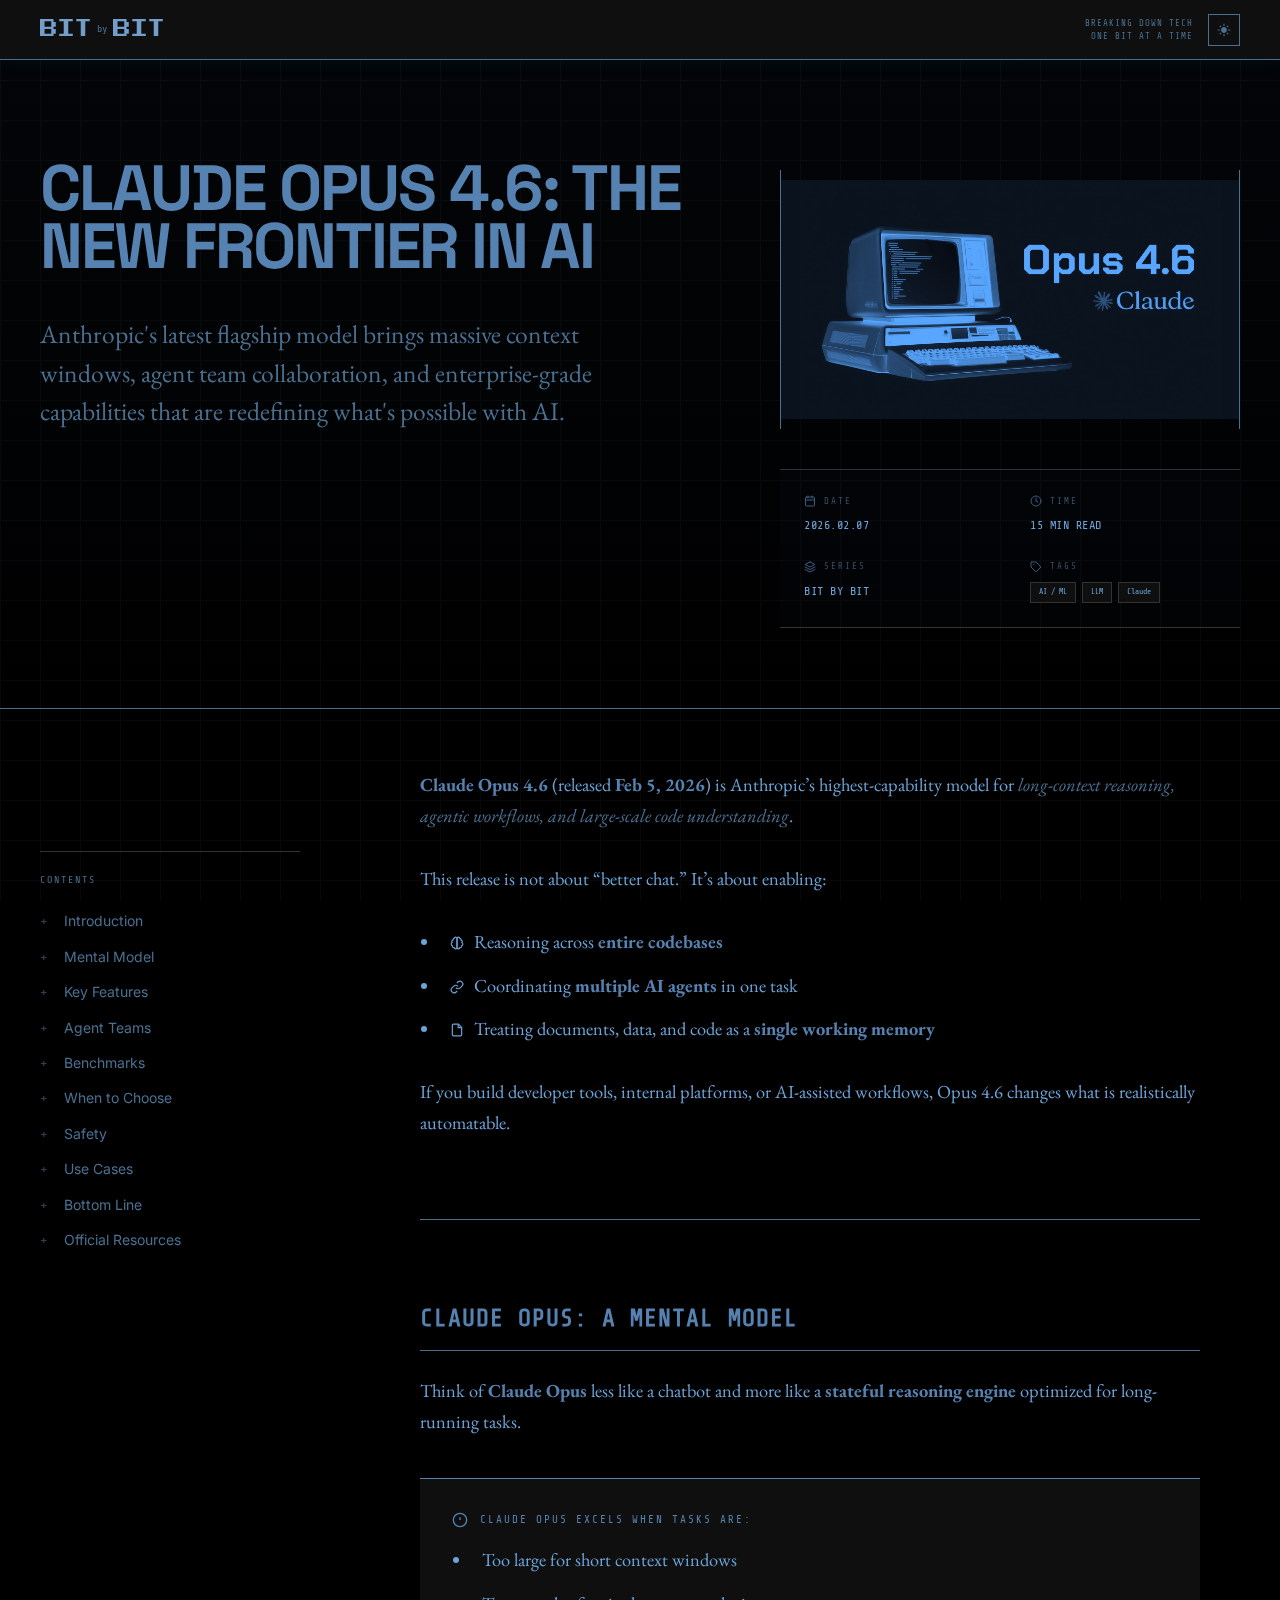
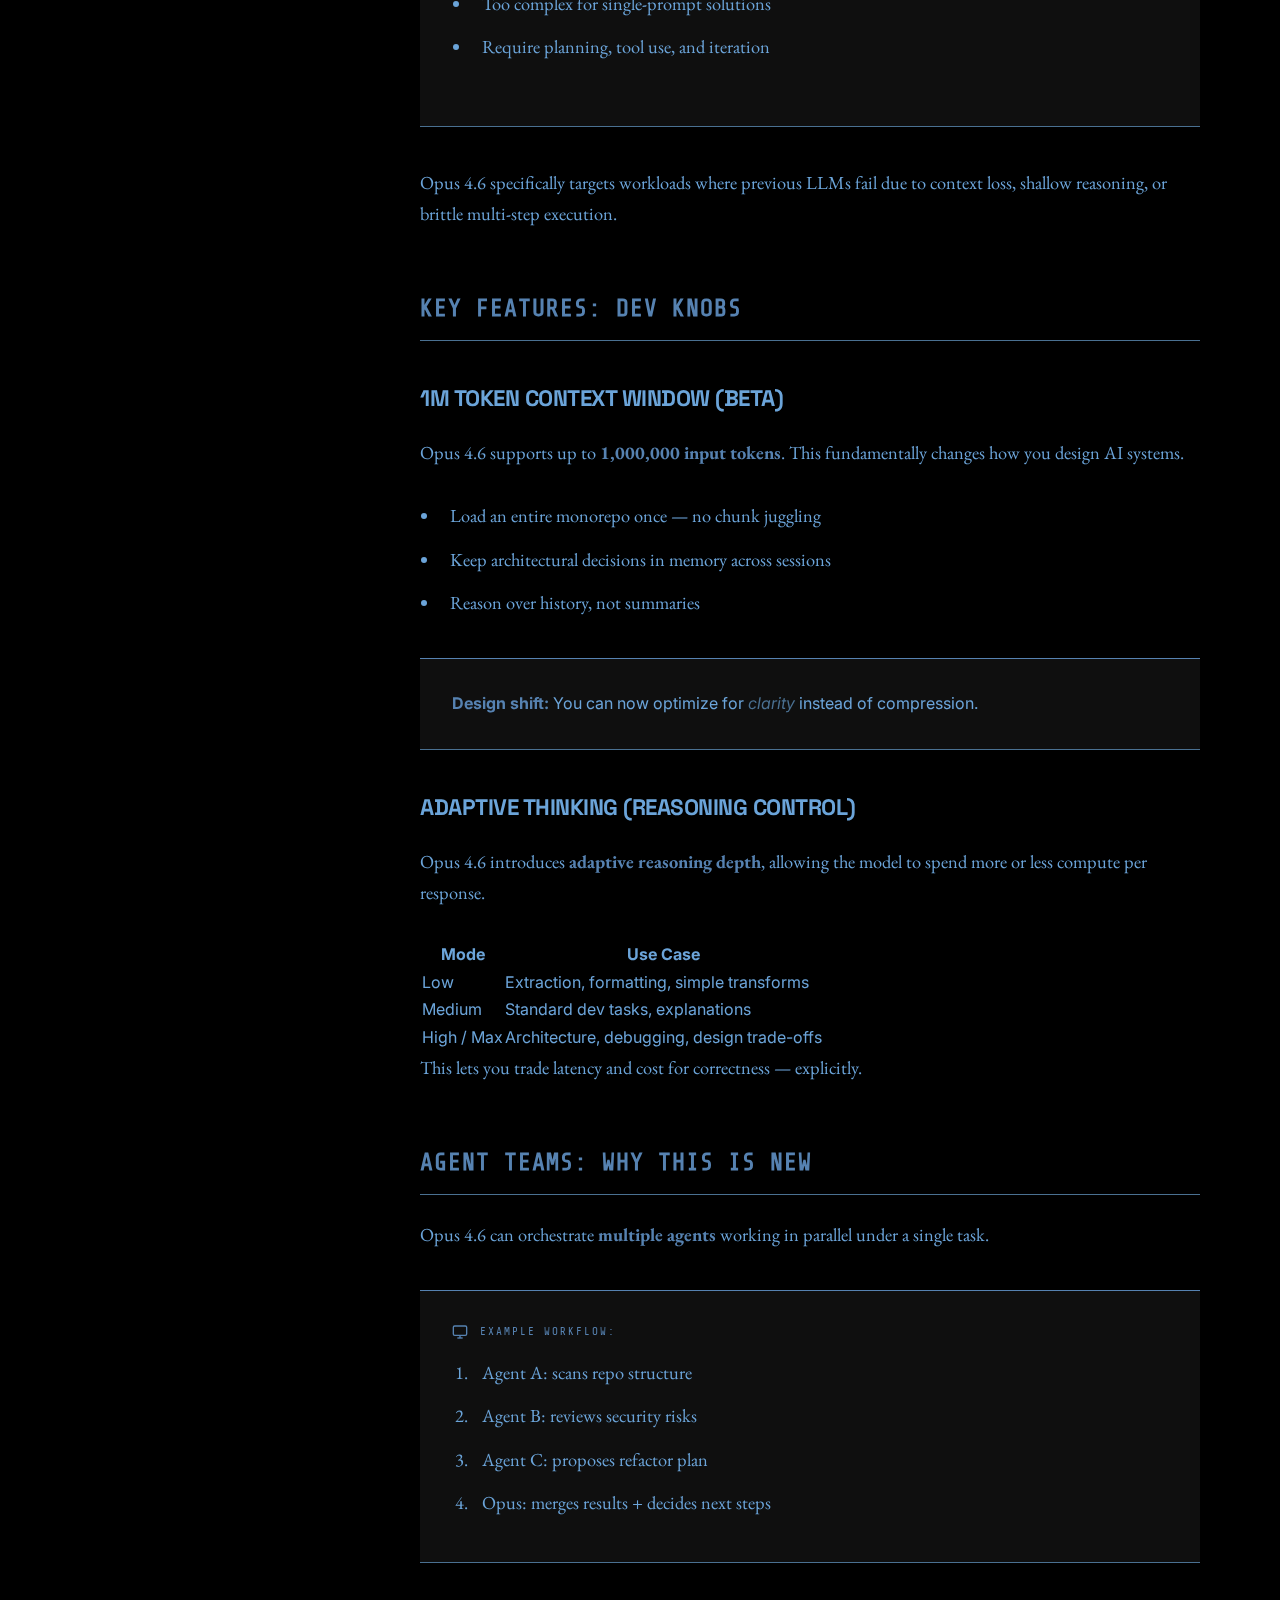
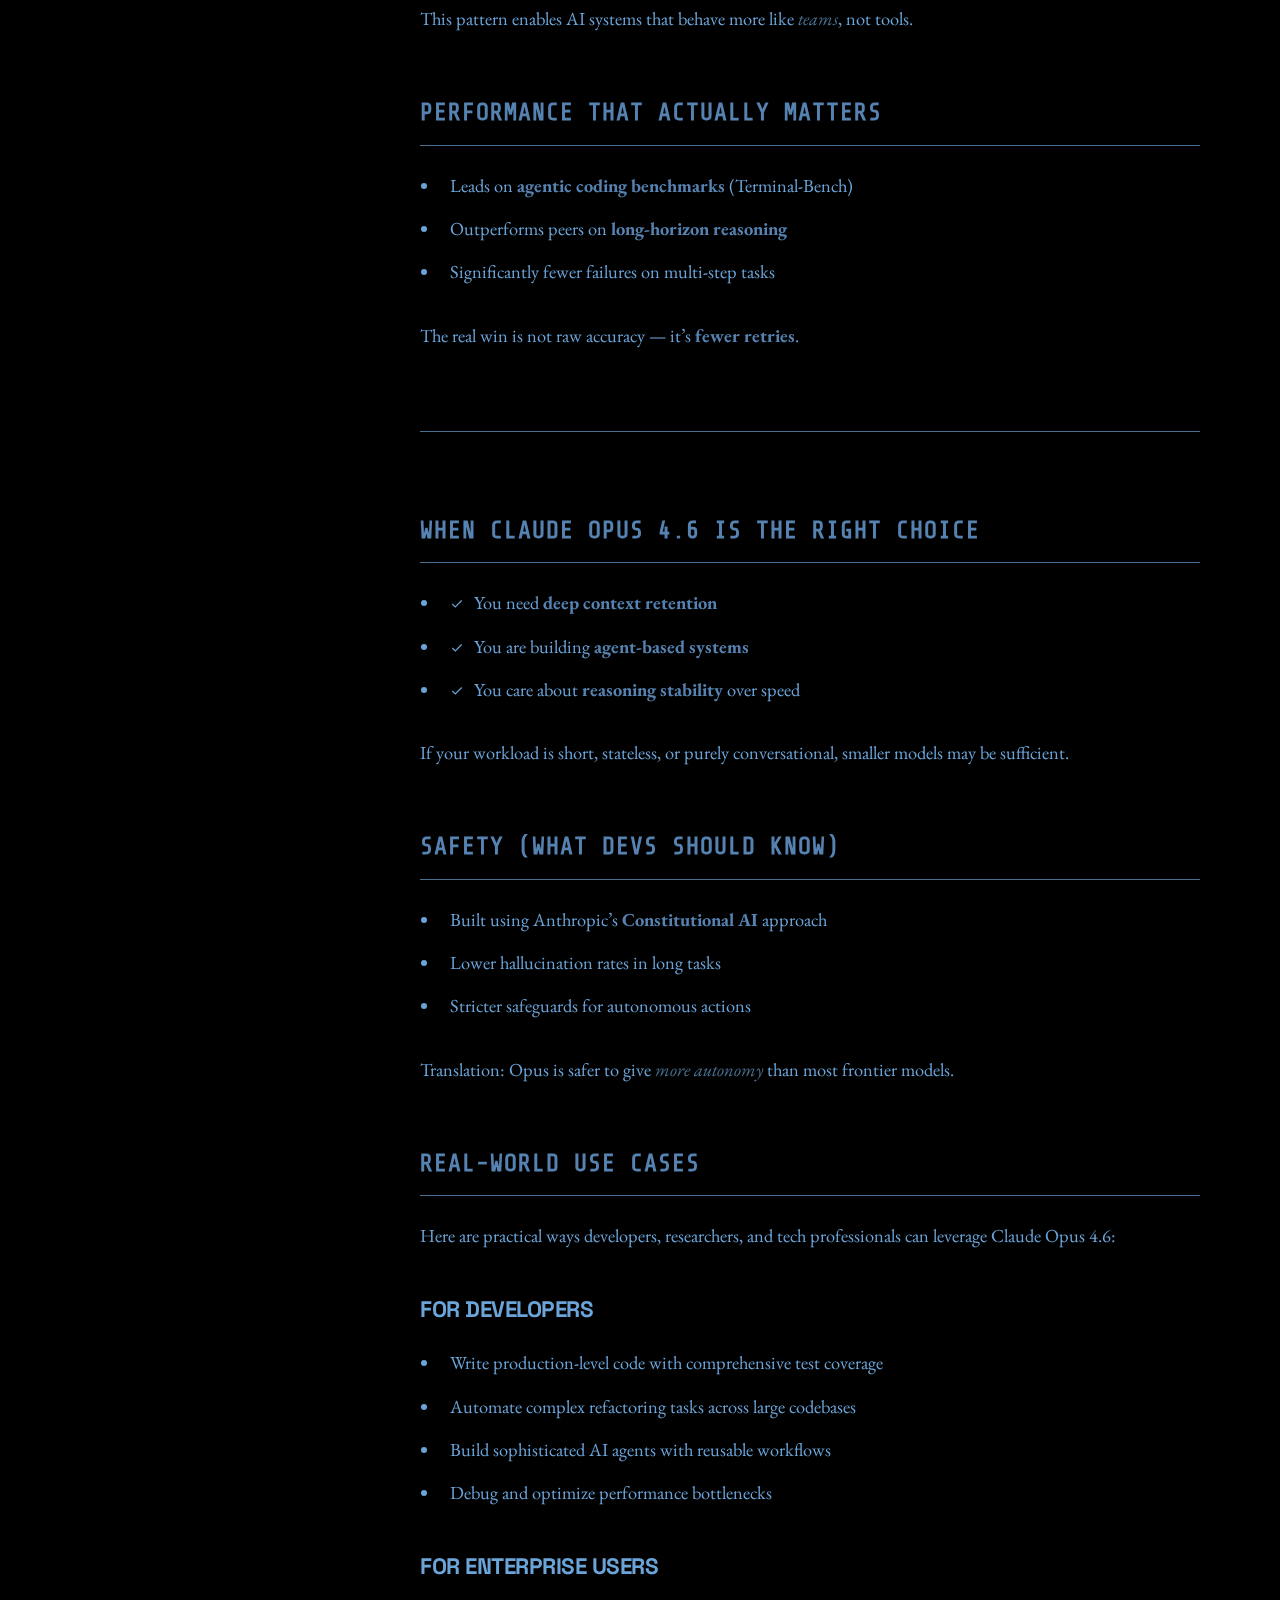
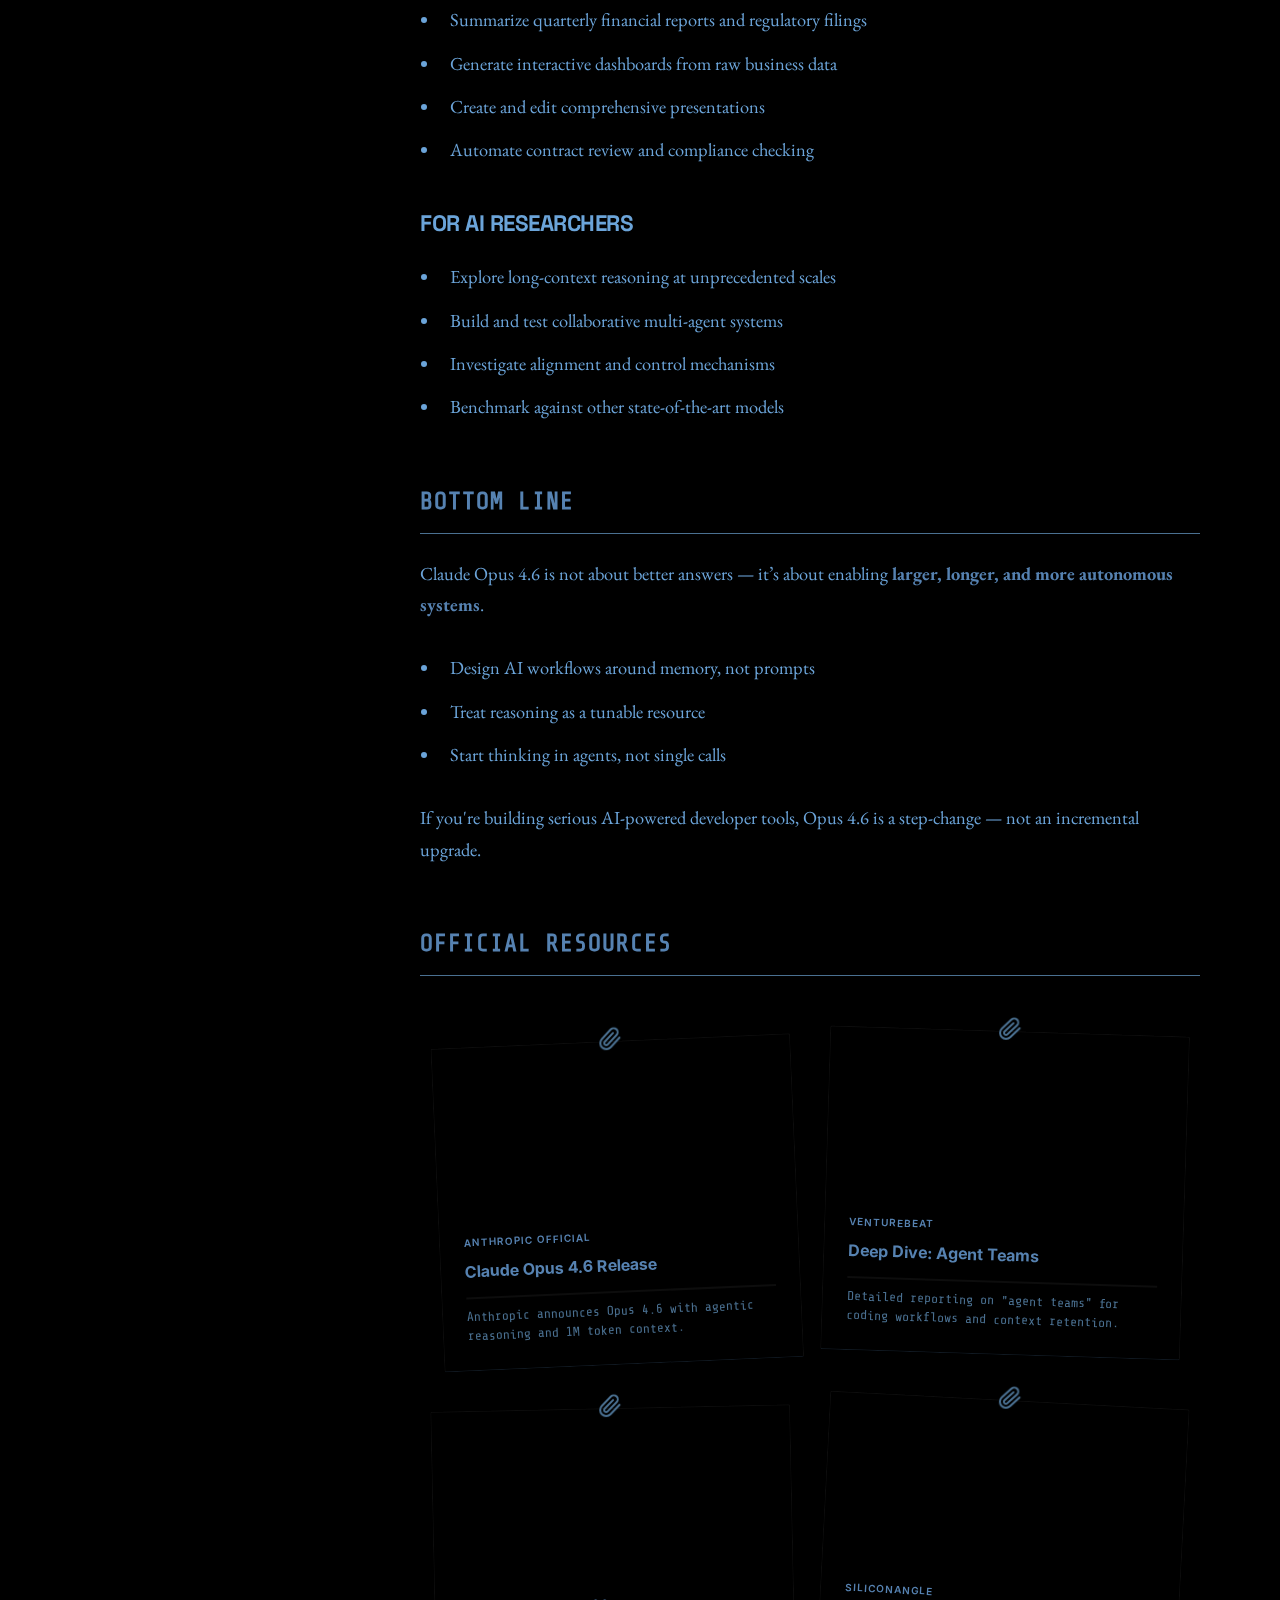
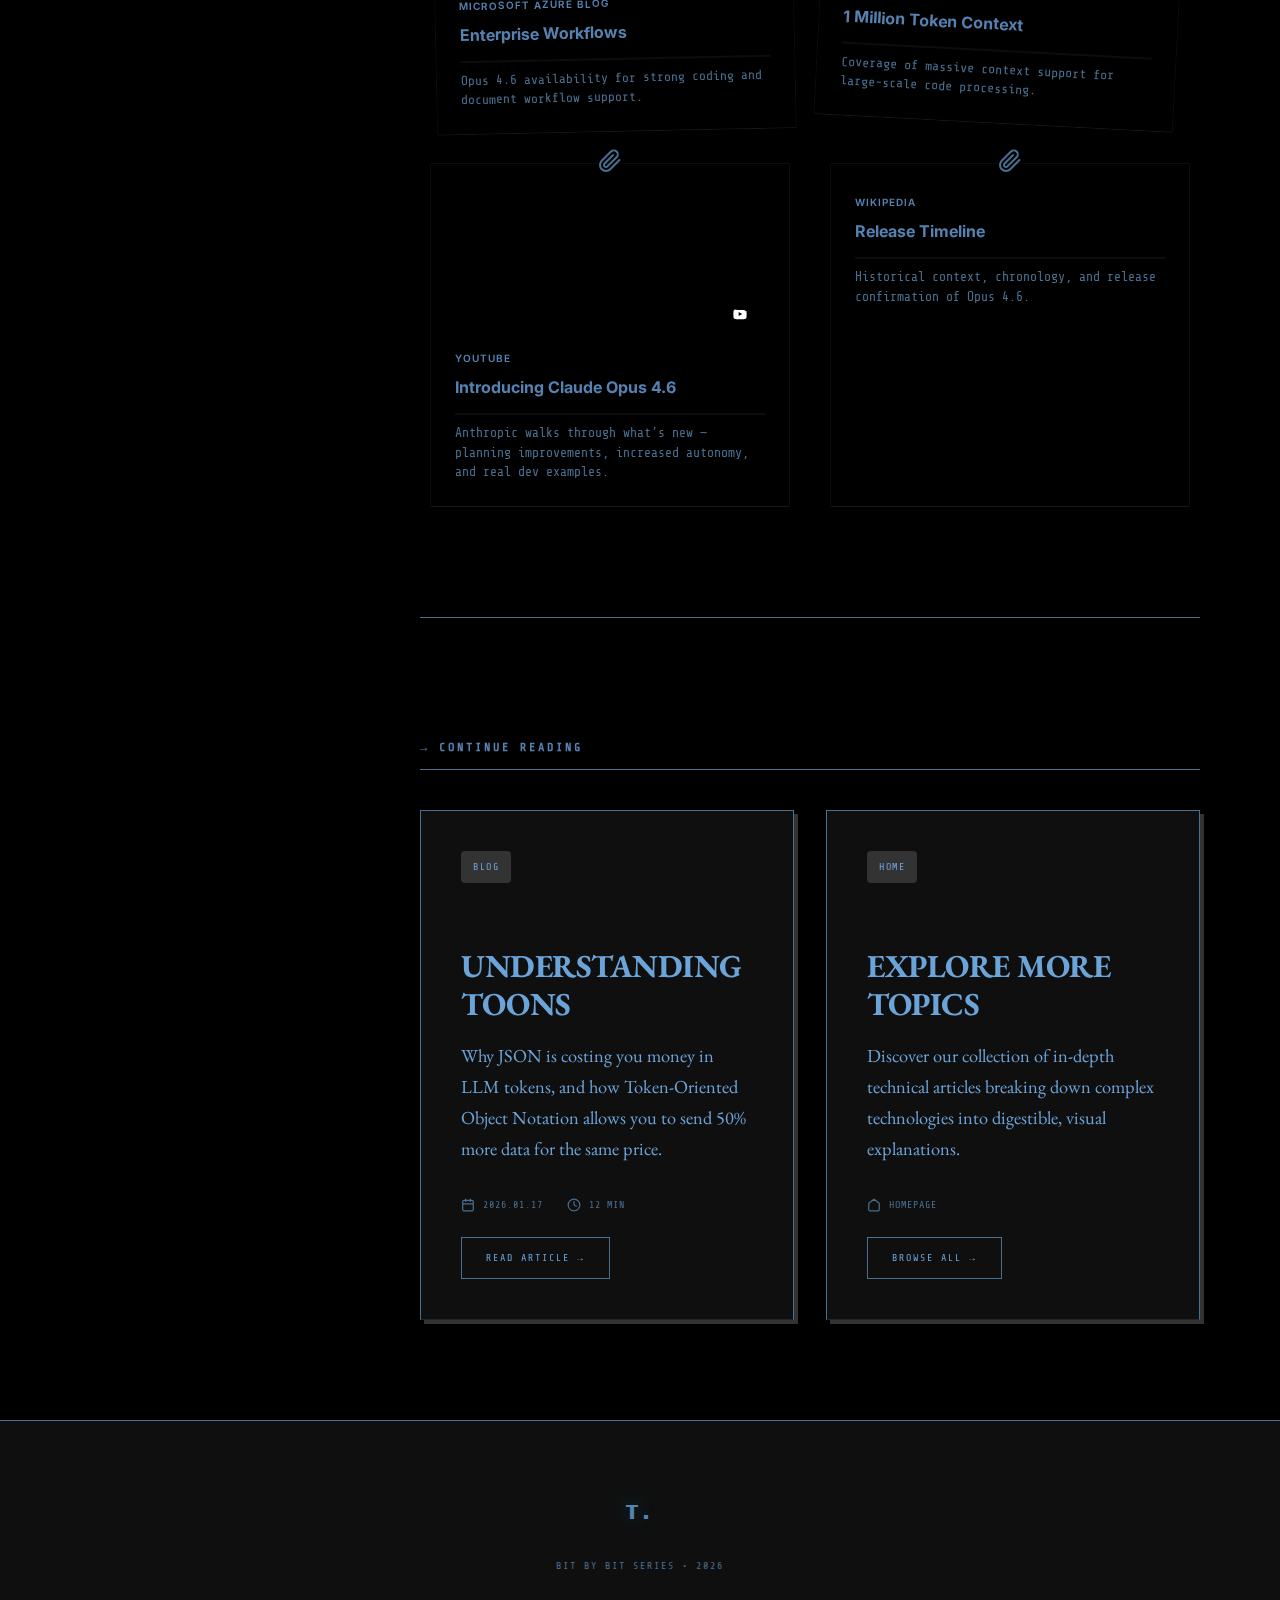
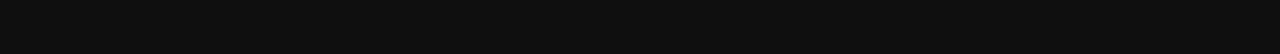
<file: blogs/claude-opus-blog.html>
<!DOCTYPE html>
<html lang="en">

<head>
  <meta charset="UTF-8">
  <meta name="viewport" content="width=device-width, initial-scale=1.0">
  <title>Claude Opus 4.6: The New Frontier in AI — Bit by Bit</title>
  <meta name="description" content="Claude Opus 4.6 brings massive context windows, agent team collaboration, and enterprise-grade AI capabilities. Explore the latest evolution in Anthropic's flagship model.">
  <link rel="preconnect" href="https://fonts.googleapis.com">
  <link rel="preconnect" href="https://fonts.gstatic.com" crossorigin>
  <link
    href="https://fonts.googleapis.com/css2?family=Press+Start+2P&family=EB+Garamond:ital,wght@0,400..800;1,400..800&family=Share+Tech+Mono&family=JetBrains+Mono:ital,wght@0,100..800;1,100..800&family=Inter:wght@400;500;600&family=Space+Grotesk:wght@500;700&display=swap"
    rel="stylesheet">
  <link rel="stylesheet" href="../assets/css/blog-common.css">
  <style>
    /* CUSTOM VISUALIZATIONS */
    
    /* Hero Retro Computer Visualization */
    .hero-viz-container {
      position: relative;
      width: 100%;
      height: 100%;
      background: var(--bg-card);
      overflow: hidden;
      display: flex;
      align-items: center;
      justify-content: center;
      min-height: 400px;
    }

    .retro-computer-scene {
      display: flex;
      gap: 40px;
      align-items: center;
      transform: scale(0.9);
      width: 100%;
      justify-content: center;
      padding: 20px;
    }

    .computer-assembly {
      display: flex;
      flex-direction: column;
      align-items: center;
      position: relative;
      perspective: 1000px;
    }

    .monitor-group {
      position: relative;
      z-index: 5;
    }

    .monitor-casing {
      width: 280px;
      height: 220px;
      background: #EBE8DF;
      border: 4px solid #CFCBC2;
      border-radius: 20px 20px 10px 10px;
      box-shadow: 
        15px 0 0 #D9D6CD,
        -5px 5px 15px rgba(0,0,0,0.2),
        inset 0 0 20px rgba(0,0,0,0.05);
      position: relative;
      display: flex;
      align-items: center;
      justify-content: center;
      transform: rotateY(-5deg);
    }

    [data-theme="dark"] .monitor-casing {
      background: #2a2a2a;
      border-color: #333;
      box-shadow: 15px 0 0 #222, -5px 5px 15px rgba(0,0,0,0.4);
    }

    .monitor-bezel {
      width: 240px;
      height: 180px;
      background: #333;
      border-radius: 12px;
      padding: 10px;
      box-shadow: inset 2px 2px 5px rgba(0,0,0,0.5);
    }

    .crt-screen {
      width: 100%;
      height: 100%;
      background: #111;
      border-radius: 4px; /* Curved screen look */
      position: relative;
      overflow: hidden;
      box-shadow: inset 0 0 10px rgba(0,0,0,0.8);
      border: 1px solid #444;
    }

    .scanlines {
      position: absolute;
      top: 0; left: 0; right: 0; bottom: 0;
      background: linear-gradient(rgba(18, 16, 16, 0) 50%, rgba(0, 0, 0, 0.25) 50%), linear-gradient(90deg, rgba(255, 0, 0, 0.06), rgba(0, 255, 0, 0.02), rgba(0, 0, 255, 0.06));
      background-size: 100% 2px, 3px 100%;
      z-index: 10;
      pointer-events: none;
    }

    .screen-glow {
      position: absolute;
      top: 0; left: 0; right: 0; bottom: 0;
      background: radial-gradient(circle at 50% 50%, rgba(255,255,255,0.05), rgba(0,0,0,0.4));
      z-index: 11;
      pointer-events: none;
    }

    .screen-content {
      padding: 15px;
      font-family: 'Press Start 2P', monospace;
      font-size: 8px; /* Small terminal font */
      color: #33d17a; /* Amber/Green phosphor */
      line-height: 1.8;
      text-shadow: 0 0 3px rgba(51, 209, 122, 0.5);
      display: flex;
      flex-direction: column;
    }
    
    [data-theme="light"] .screen-content { color: #333; background: #E0E0E0; text-shadow: none; font-weight: 700; }
    [data-theme="light"] .crt-screen { background: #E0E0E0; }

    .code-line {
      display: block;
      white-space: nowrap;
      overflow: hidden;
      width: 0;
      animation: typing 2s steps(30, end) forwards;
    }
    
    .code-line:nth-child(1) { animation-delay: 0.5s; }
    .code-line:nth-child(2) { animation-delay: 1.5s; }
    .code-line:nth-child(3) { animation-delay: 2.5s; }
    .code-line:nth-child(4) { animation-delay: 3.5s; }
    .blink { width: auto; animation: blink 1s step-end infinite; animation-delay: 4.5s; opacity: 0; }

    @keyframes typing {
      from { width: 0 }
      to { width: 100% }
    }
    @keyframes blink {
      0%, 100% { opacity: 0; }
      50% { opacity: 1; }
    }

    .monitor-controls {
      position: absolute;
      right: 15px;
      bottom: 20px;
      display: flex;
      flex-direction: column;
      gap: 15px;
      background: #333;
      padding: 5px;
      border-radius: 4px;
    }

    .control-knob {
      width: 12px;
      height: 4px;
      background: #666;
    }

    .monitor-stand {
      width: 140px;
      height: 30px;
      background: #D9D6CD;
      margin: 0 auto;
      border: 3px solid #CFCBC2;
      border-top: none;
      position: relative;
      z-index: 4;
      box-shadow: 10px 0 0 #C4C1B6;
    }
    
    .computer-base {
      width: 320px;
      height: 80px;
      background: #EBE8DF;
      border: 4px solid #CFCBC2;
      border-radius: 4px;
      margin-top: -10px;
      position: relative;
      z-index: 3;
      box-shadow: 15px 15px 0 #D9D6CD;
      display: flex;
      align-items: center;
      padding: 0 40px;
      gap: 20px;
    }
    
    [data-theme="dark"] .computer-base {
      background: #2a2a2a; border-color: #333; box-shadow: 15px 15px 0 #222;
    }
    
    .floppy-drive {
      width: 120px;
      height: 12px;
      background: #333;
      border-bottom: 2px solid #666;
    }
    .base-badge { width: 40px; height: 12px; background: #CFCBC2; margin-left: auto; }
    .power-switch { width: 20px; height: 16px; background: #D97757; border: 2px solid #b55d3f; }

    .keyboard-unit {
      width: 340px;
      height: 60px;
      background: #EBE8DF;
      border: 4px solid #CFCBC2;
      border-radius: 4px 4px 10px 10px;
      margin-top: -20px;
      margin-left: 40px;
      transform: rotateX(20deg) translateZ(30px);
      z-index: 6;
      box-shadow: 0 10px 20px rgba(0,0,0,0.2);
      padding: 10px;
      display: flex;
      flex-direction: column;
      gap: 6px;
    }
    
    [data-theme="dark"] .keyboard-unit { background: #2a2a2a; border-color: #333; }

    .key-row {
      height: 10px;
      background: repeating-linear-gradient(90deg, #D9D6CD 0px, #D9D6CD 18px, transparent 18px, transparent 20px);
      border-radius: 2px;
    }
    
    .retro-title-group {
      display: flex;
      flex-direction: column;
      gap: 4px;
      align-items: flex-start;
      margin-left: 40px;
    }
    
    .retro-title-main {
      font-family: 'Press Start 2P', monospace;
      font-size: 3rem;
      color: #000;
      line-height: 1;
      text-transform: uppercase;
    }
    
    [data-theme="dark"] .retro-title-main { color: #fff; }

    .retro-title-sub {
      font-family: 'EB Garamond', serif;
      font-size: 2.5rem;
      color: #333;
      display: flex;
      align-items: center;
      gap: 10px;
      font-style: italic;
    }
    
    [data-theme="dark"] .retro-title-sub { color: #ccc; }
    
    .icon-star {
      width: 14px; height: 14px;
      fill: none;
      stroke: var(--accent);
      stroke-width: 2;
    }
    .icon-star.filled {
      fill: var(--accent);
    }
    
    @media (max-width: 1024px) {
      .retro-computer-scene { flex-direction: column; transform: scale(0.8); gap: 20px; }
      .retro-title-group { align-items: center; margin-left: 0; margin-top: 20px; }
      .retro-title-main { font-size: 2.5rem; text-align: center; }
    }
    
    @media (max-width: 480px) {
       .retro-computer-scene { transform: scale(0.6); gap: 10px; }
       .hero-viz-container { min-height: 300px; }
    }

    /* ===============================================
       CONTEXT WINDOW 3D VISUALIZATION
       =============================================== */
    .context-window-viz {
      position: relative;
      width: 100%;
      min-height: 700px;
      background: #000000;
      border: 1px solid #00D4FF;
      overflow: hidden;
      padding: 20px;
      box-shadow: 0 0 40px rgba(0, 212, 255, 0.4);
    }

    [data-theme="light"] .context-window-viz {
      background: linear-gradient(135deg, #E2DFD6 0%, #D1CEC5 100%);
    }

    /* Grid Background */
    .viz-grid {
      position: absolute;
      top: 0;
      left: 0;
      width: 100%;
      height: 100%;
      background-image:
        linear-gradient(#00D4FF 1px, transparent 1px),
        linear-gradient(90deg, #00D4FF 1px, transparent 1px);
      background-size: 30px 30px;
      opacity: 0.15;
      z-index: 0;
    }

    /* Header */
    .viz-header {
      position: relative;
      z-index: 10;
      margin-bottom: 20px;
    }

    .viz-title {
      font-family: var(--font-mono-sys);
      font-size: 11px;
      color: #00D4FF;
      text-align: center;
      letter-spacing: 3px;
      margin-bottom: 10px;
      text-shadow: 0 0 15px rgba(0, 212, 255, 0.8);
    }

    .viz-stats {
      display: flex;
      justify-content: space-between;
      font-family: var(--font-mono-sys);
      font-size: 8px;
      color: var(--text-sub);
      letter-spacing: 1px;
    }

    .viz-stat-center {
      color: #00D4FF;
      font-weight: 700;
      border: 1px solid #00D4FF;
      padding: 4px 16px;
      background: rgba(0, 212, 255, 0.15);
    }

    /* Container */
    .viz-container {
      position: relative;
      height: 550px;
      z-index: 5;
    }

    /* Y-Axis Scale */
    .viz-scale {
      position: absolute;
      left: 20px;
      top: 50px;
      height: 400px;
      width: 60px;
      z-index: 15;
    }

    .scale-mark {
      position: absolute;
      left: 0;
      width: 100%;
      display: flex;
      align-items: center;
      gap: 8px;
      font-family: var(--font-mono-sys);
      font-size: 10px;
      color: #6BA4D9;
    }

    .scale-mark::before {
      content: '';
      width: 15px;
      height: 1px;
      background: #6BA4D9;
    }

    .scale-label {
      position: absolute;
      left: 0;
      font-family: var(--font-mono-sys);
      font-size: 8px;
      color: var(--text-sub);
      letter-spacing: 2px;
      writing-mode: vertical-rl;
      transform: rotate(180deg);
    }

    /* Document Stack - 3D Isometric */
    .document-stack {
      position: absolute;
      left: 50%;
      top: 50px;
      transform: translateX(-50%);
      width: 450px;
      height: 400px;
      perspective: 1000px;
      z-index: 10;
    }

    .doc-layer {
      position: absolute;
      width: 100%;
      height: 120px;
      display: grid;
      grid-template-columns: repeat(4, 1fr);
      gap: 8px;
      transform-style: preserve-3d;
      transform: 
        translateY(calc(var(--layer) * -80px))
        translateZ(calc(var(--layer) * 50px))
        rotateX(60deg)
        rotateZ(-5deg);
      animation: layerFloat calc(3s + var(--layer) * 0.5s) ease-in-out infinite;
      animation-delay: calc(var(--layer) * 0.2s);
    }

    @keyframes layerFloat {
      0%, 100% { transform: translateY(calc(var(--layer) * -80px)) translateZ(calc(var(--layer) * 50px)) rotateX(60deg) rotateZ(-5deg); }
      50% { transform: translateY(calc(var(--layer) * -80px - 5px)) translateZ(calc(var(--layer) * 50px)) rotateX(60deg) rotateZ(-5deg); }
    }

    .doc-item {
      position: relative;
      background: linear-gradient(135deg, rgba(0, 212, 255, 0.25) 0%, rgba(107, 164, 217, 0.15) 100%);
      border: 1px solid #00D4FF;
      height: 100%;
      display: flex;
      align-items: center;
      justify-content: center;
      font-family: var(--font-mono-sys);
      font-size: 7px;
      color: #FFFFFF;
      padding: 4px;
      text-align: center;
      overflow: hidden;
      box-shadow: 
        0 4px 12px rgba(0, 212, 255, 0.3),
        inset 0 1px 0 rgba(0, 212, 255, 0.2);
      transition: all 0.3s ease;
    }

    [data-theme="light"] .doc-item {
      background: linear-gradient(135deg, rgba(42, 93, 156, 0.9) 0%, rgba(42, 93, 156, 0.6) 100%);
      color: white;
    }

    .doc-item::before {
      content: attr(data-label);
      position: absolute;
      top: 50%;
      left: 50%;
      transform: translate(-50%, -50%);
      width: 90%;
      line-height: 1.2;
      font-weight: 600;
      letter-spacing: 0.5px;
    }

    .doc-item.code {
      background: linear-gradient(135deg, rgba(0, 212, 255, 0.3) 0%, rgba(107, 164, 217, 0.2) 100%);
    }

    .doc-item.data {
      background: linear-gradient(135deg, rgba(0, 170, 212, 0.25) 0%, rgba(70, 140, 200, 0.15) 100%);
    }

    .doc-item:hover {
      transform: scale(1.05);
      box-shadow: 
        0 8px 20px rgba(0, 212, 255, 0.7),
        inset 0 1px 0 rgba(0, 212, 255, 0.3);
    }

    .layer-label {
      position: absolute;
      left: -150px;
      top: 50%;
      transform: translateY(-50%);
      font-family: var(--font-mono-sys);
      font-size: 8px;
      color: #6BA4D9;
      letter-spacing: 1px;
      writing-mode: vertical-rl;
      transform-origin: center;
      transform: translateY(-50%) rotate(180deg);
      white-space: nowrap;
    }

    /* Data Streams */
    .data-streams {
      position: absolute;
      bottom: 100px;
      left: 10%;
      width: 40%;
      height: 200px;
      z-index: 8;
    }

    .stream-svg {
      width: 100%;
      height: 100%;
    }

    .stream-path {
      fill: none;
      stroke: #00D4FF;
      stroke-width: 2;
      opacity: 0.6;
      filter: drop-shadow(0 0 8px rgba(0, 212, 255, 0.8));
      animation: streamFlow 2s ease-in-out infinite;
    }

    @keyframes streamFlow {
      0%, 100% { opacity: 0.3; }
      50% { opacity: 0.7; }
    }

    .stream-label {
      position: absolute;
      bottom: -20px;
      left: 0;
      font-family: var(--font-mono-sys);
      font-size: 8px;
      color: var(--text-sub);
      letter-spacing: 1px;
    }

    /* AI Core */
    .ai-core {
      position: absolute;
      bottom: 40px;
      left: 50%;
      transform: translateX(-50%);
      width: 180px;
      height: 180px;
      z-index: 12;
    }

    .core-glow {
      position: absolute;
      top: 50%;
      left: 50%;
      transform: translate(-50%, -50%);
      width: 200px;
      height: 200px;
      background: radial-gradient(circle, rgba(0, 212, 255, 0.6) 0%, transparent 70%);
      animation: corePulse 2s ease-in-out infinite;
    }

    @keyframes corePulse {
      0%, 100% { transform: translate(-50%, -50%) scale(1); opacity: 0.5; }
      50% { transform: translate(-50%, -50%) scale(1.2); opacity: 0.8; }
    }

    .core-chip {
      position: absolute;
      top: 50%;
      left: 50%;
      transform: translate(-50%, -50%);
      width: 120px;
      height: 120px;
      background: rgba(0, 0, 0, 0.95);
      border: 2px solid #00D4FF;
      display: flex;
      align-items: center;
      justify-content: center;
      box-shadow: 
        0 0 30px rgba(0, 212, 255, 0.6),
        inset 0 0 20px rgba(0, 212, 255, 0.3);
      animation: chipGlow 3s ease-in-out infinite;
    }

    [data-theme="light"] .core-chip {
      background: linear-gradient(135deg, rgba(42, 93, 156, 0.2) 0%, rgba(30, 69, 117, 0.3) 100%);
    }

    @keyframes chipGlow {
      0%, 100% { box-shadow: 0 0 30px rgba(0, 212, 255, 0.6), inset 0 0 20px rgba(0, 212, 255, 0.3); }
      50% { box-shadow: 0 0 60px rgba(0, 212, 255, 0.9), inset 0 0 30px rgba(0, 212, 255, 0.5); }
    }

    .chip-circuit {
      position: absolute;
      top: 0;
      left: 0;
      width: 100%;
      height: 100%;
      background-image:
        linear-gradient(90deg, #00D4FF 1px, transparent 1px),
        linear-gradient(#00D4FF 1px, transparent 1px);
      background-size: 10px 10px;
      opacity: 0.25;
    }

    .chip-label {
      position: relative;
      z-index: 2;
      font-family: var(--font-mono-sys);
      font-size: 10px;
      color: #00D4FF;
      text-align: center;
      line-height: 1.4;
      font-weight: 700;
      letter-spacing: 1px;
      text-shadow: 0 0 15px rgba(0, 212, 255, 0.8);
    }

    /* Output */
    .viz-output {
      position: absolute;
      bottom: 80px;
      right: 80px;
      display: flex;
      align-items: center;
      gap: 15px;
      z-index: 15;
    }

    .output-item {
      display: flex;
      flex-direction: column;
      align-items: center;
      gap: 8px;
      background: rgba(0, 0, 0, 0.9);
      border: 1px solid #00D4FF;
      padding: 12px;
      min-width: 80px;
    }

    [data-theme="light"] .output-item {
      background: rgba(255, 255, 255, 0.9);
    }

    .output-icon {
      font-size: 24px;
    }

    .output-label {
      font-family: var(--font-mono-sys);
      font-size: 7px;
      color: #6BA4D9;
      text-align: center;
      line-height: 1.3;
      letter-spacing: 0.5px;
    }

    .output-arrow {
      font-size: 20px;
      color: #00D4FF;
      animation: arrowPulse 1.5s ease-in-out infinite;
    }

    @keyframes arrowPulse {
      0%, 100% { opacity: 0.5; transform: translateX(0); }
      50% { opacity: 1; transform: translateX(5px); }
    }

    /* Right Labels */
    .viz-labels {
      position: absolute;
      right: 20px;
      top: 50px;
      height: 400px;
      width: 100px;
      z-index: 15;
    }

    .label-item {
      position: absolute;
      right: 0;
      font-family: var(--font-mono-sys);
      font-size: 8px;
      color: #6BA4D9;
      text-align: right;
      line-height: 1.3;
      letter-spacing: 0.5px;
      padding-right: 20px;
      border-right: 2px solid #6BA4D9;
    }

    /* Footer */
    .viz-footer {
      position: relative;
      z-index: 10;
      margin-top: 20px;
      display: flex;
      justify-content: space-between;
      font-family: var(--font-mono-sys);
      font-size: 7px;
      color: var(--text-sub);
      letter-spacing: 1px;
      padding-top: 15px;
      border-top: 1px solid var(--border);
    }

    .footer-center {
      color: #00D4FF;
      font-weight: 700;
    }

    /* Responsive */
    @media (max-width: 768px) {
      .context-window-viz {
        min-height: 500px;
        padding: 10px;
      }

      .viz-title { font-size: 8px; }
      .viz-stats { font-size: 6px; flex-direction: column; align-items: center; gap: 5px; }
      
      .document-stack {
        width: 300px;
        height: 300px;
      }

      .doc-layer {
        height: 80px;
        grid-template-columns: repeat(2, 1fr);
      }

      .layer-label { left: -100px; font-size: 6px; }
      
      .viz-scale,
      .viz-labels,
      .data-streams { display: none; }

      .viz-output {
        bottom: 40px;
        right: 20px;
        flex-direction: column;
        gap: 8px;
      }

      .output-arrow { transform: rotate(90deg); }
      .viz-footer { font-size: 6px; flex-direction: column; text-align: center; gap: 5px; }
    }

    /* Agent Teams Visualization */
    .agent-teams-viz {
      position: relative;
      width: 100%;
      height: 300px;
      background: var(--bg-card);
      border: 1px solid var(--border);
      display: flex;
      align-items: center;
      justify-content: center;
    }

    .connection-lines {
      position: absolute;
      top: 0;
      left: 0;
      width: 100%;
      height: 100%;
      z-index: 1;
    }

    .conn-line {
      stroke: var(--accent);
      stroke-width: 2;
      stroke-dasharray: 5, 5;
      opacity: 0.3;
      animation: dash 20s linear infinite;
    }

    @keyframes dash {
      to { stroke-dashoffset: -1000; }
    }

    .central-orchestrator {
      position: absolute;
      top: 50%;
      left: 50%;
      transform: translate(-50%, -50%);
      width: 100px;
      height: 100px;
      background: var(--accent);
      border: 2px solid var(--bg-card);
      display: flex;
      align-items: center;
      justify-content: center;
      z-index: 2;
      box-shadow: 0 0 30px var(--accent-glow);
    }

    .orchestrator-label {
      font-family: var(--font-mono-sys);
      font-size: 10px;
      color: var(--bg-body);
      font-weight: 700;
      letter-spacing: 1px;
      text-align: center;
      line-height: 1.2;
    }

    .agent-circle {
      position: absolute;
      width: 70px;
      height: 70px;
      background: var(--bg-card);
      border: 2px solid var(--accent);
      display: flex;
      align-items: center;
      justify-content: center;
      z-index: 2;
      animation: float 3s ease-in-out infinite;
    }

    .agent-1 { top: 15%; left: 10%; animation-delay: 0s; }
    .agent-2 { top: 15%; right: 10%; animation-delay: 0.5s; }
    .agent-3 { bottom: 15%; left: 10%; animation-delay: 1s; }
    .agent-4 { bottom: 15%; right: 10%; animation-delay: 1.5s; }

    @keyframes float {
      0%, 100% { transform: translateY(0); }
      50% { transform: translateY(-10px); }
    }

    .agent-label {
      font-family: var(--font-mono-sys);
      font-size: 10px;
      color: var(--accent);
      font-weight: 700;
      letter-spacing: 1px;
    }

    /* Model Comparison Visualization */
    .model-comparison-viz {
      width: 100%;
      background: var(--bg-card);
      border: 1px solid var(--border);
      padding: 40px;
    }

    .comparison-bar-chart {
      display: flex;
      flex-direction: column;
      gap: 30px;
    }

    .chart-row {
      display: grid;
      grid-template-columns: 150px 1fr;
      gap: 20px;
      align-items: center;
    }

    .chart-label {
      font-family: var(--font-mono-sys);
      font-size: 11px;
      color: var(--text-main);
      text-transform: uppercase;
      letter-spacing: 1px;
    }

    .chart-bars {
      display: flex;
      flex-direction: column;
      gap: 8px;
    }

    .bar {
      height: 28px;
      background: var(--accent);
      border: 1px solid var(--border);
      display: flex;
      align-items: center;
      padding: 0 12px;
      transition: all 0.3s ease;
      position: relative;
    }

    .bar span {
      font-family: var(--font-mono-sys);
      font-size: 9px;
      color: var(--bg-body);
      font-weight: 700;
      letter-spacing: 1px;
      position: absolute;
      left: 12px;
    }

    .bar-claude {
      background: var(--accent);
      animation: slideIn 1s ease-out;
    }

    .bar-gpt {
      background: rgba(42, 93, 156, 0.7);
      animation: slideIn 1.2s ease-out;
    }

    .bar-gemini {
      background: rgba(42, 93, 156, 0.4);
      animation: slideIn 1.4s ease-out;
    }

    @keyframes slideIn {
      from { width: 0 !important; }
    }

    @media (max-width: 768px) {
      .chart-row {
        grid-template-columns: 100px 1fr;
        gap: 12px;
      }
      .chart-label { font-size: 9px; }
      .bar { height: 24px; }
      .bar span { font-size: 8px; left: 8px; }
      .model-comparison-viz { padding: 24px; }

      .viz-label { font-size: 20px; }
      .viz-sublabel { font-size: 9px; }
      
      .stat-value { font-size: 24px; }
      .stat-label { font-size: 10px; }

      .neural-network { gap: 40px; }
      .neuron { width: 12px; height: 12px; }

      .agent-circle { width: 50px; height: 50px; }
      .agent-label { font-size: 8px; }
      .central-orchestrator { width: 70px; height: 70px; }
      .orchestrator-label { font-size: 8px; }
    }
  </style>
  <script src="../assets/js/theme-init.js"></script>
  <script src="../assets/js/theme-image.js"></script>
</head>

<body>
  <div class="scroll-indicator" id="scrollIndicator"></div>

  <!-- Header -->
  <header class="header">
    <a href="../index.html" class="header-brand">
      <span class="brand-logo-text">BIT<span class="brand-connector">by</span>BIT</span>
    </a>
    <div class="header-status">
      <span class="header-tagline">
        Breaking down tech <br> one bit at a time
      </span>
      <button id="themeToggle" title="Toggle Theme">
        <svg id="iconSun" viewBox="0 0 24 24" style="display: block;">
          <path d="M12 7c-2.76 0-5 2.24-5 5s2.24 5 5 5 5-2.24 5-5-2.24-5-5-5zM2 13h2c.55 0 1-.45 1-1s-.45-1-1-1H2c-.55 0-1 .45-1 1s.45 1 1 1zm18 0h2c.55 0 1-.45 1-1s-.45-1-1-1h-2c-.55 0-1 .45-1 1s.45 1 1 1zM11 2v2c0 .55.45 1 1 1s1-.45 1-1V2c0-.55-.45-1-1-1s-1 .45-1 1zm0 18v2c0 .55.45 1 1 1s1-.45 1-1v-2c0-.55-.45-1-1-1s-1 .45-1 1zM5.99 4.58c-.39-.39-1.03-.39-1.41 0-.39.39-.39 1.03 0 1.41l1.06 1.06c.39.39 1.03.39 1.41 0s.39-1.03 0-1.41L5.99 4.58zm12.37 12.37c-.39-.39-1.03-.39-1.41 0-.39.39-.39 1.03 0 1.41l1.06 1.06c.39.39 1.03.39 1.41 0 .39-.39.39-1.03 0-1.41l-1.06-1.06zm1.06-10.96c.39-.39.39-1.03 0-1.41-.39-.39-1.03-.39-1.41 0l-1.06 1.06c-.39.39-.39 1.03 0 1.41s1.03.39 1.41 0l1.06-1.06zM7.05 18.36c.39-.39.39-1.03 0-1.41-.39-.39-1.03-.39-1.41 0l-1.06 1.06c-.39.39-.39 1.03 0 1.41s1.03.39 1.41 0l1.06-1.06z" />
        </svg>
        <svg id="iconMoon" viewBox="0 0 24 24" style="fill: none; stroke: var(--text-sub); stroke-width: 2; display: none;">
          <path d="M21 12.79A9 9 0 1 1 11.21 3 7 7 0 0 0 21 12.79z" />
        </svg>
      </button>
    </div>
  </header>

  <div class="page-wrapper">
    
    <!-- HERO SECTION -->
    <section class="hero-section" id="heroSection">
      <div class="hero-container">
        <!-- TEXT SIDE -->
        <div class="hero-text-side">
          <h1 class="hero-title">Claude Opus 4.6: The New Frontier in AI</h1>
          <p class="hero-subtitle">
            Anthropic's latest flagship model brings massive context windows, agent team collaboration, and enterprise-grade capabilities that are redefining what's possible with AI.
          </p>
        </div>

        <!-- VISUAL + DATA SIDE -->
        <div class="hero-visual-side">
              <div class="hero-image-wrapper">
                <div class="theme-image-wrapper loading" id="heroImageWrapper">
                  <img 
                    data-theme-src="../assets/images/image.png" 
                    class="theme-image" 
                    alt="Claude Opus 4.6 Retro Terminal"
                  >
                </div>
              </div>
          
            <!-- Metadata -->
            <div class="hero-meta-grid">
                <div class="meta-item">
                  <span class="meta-label">
                    <svg class="meta-icon" viewBox="0 0 24 24" fill="none" stroke="currentColor" stroke-width="2" stroke-linecap="round" stroke-linejoin="round"><rect x="3" y="4" width="18" height="18" rx="2" ry="2"></rect><line x1="16" y1="2" x2="16" y2="6"></line><line x1="8" y1="2" x2="8" y2="6"></line><line x1="3" y1="10" x2="21" y2="10"></line></svg>
                    Date
                  </span>
                  <span class="meta-value">2026.02.07</span>
                </div>
                <div class="meta-item">
                  <span class="meta-label">
                    <svg class="meta-icon" viewBox="0 0 24 24" fill="none" stroke="currentColor" stroke-width="2" stroke-linecap="round" stroke-linejoin="round"><circle cx="12" cy="12" r="10"></circle><polyline points="12 6 12 12 16 14"></polyline></svg>
                    Time
                  </span>
                  <span class="meta-value">15 Min Read</span>
                </div>
                <div class="meta-item">
                  <span class="meta-label">
                    <svg class="meta-icon" viewBox="0 0 24 24" fill="none" stroke="currentColor" stroke-width="2" stroke-linecap="round" stroke-linejoin="round"><polygon points="12 2 2 7 12 12 22 7 12 2"></polygon><polyline points="2 17 12 22 22 17"></polyline><polyline points="2 12 12 17 22 12"></polyline></svg>
                    Series
                  </span>
                  <span class="meta-value">Bit by Bit</span>
                </div>
                <div class="meta-item">
                  <span class="meta-label">
                    <svg class="meta-icon" viewBox="0 0 24 24" fill="none" stroke="currentColor" stroke-width="2" stroke-linecap="round" stroke-linejoin="round"><path d="M20.59 13.41l-7.17 7.17a2 2 0 0 1-2.83 0L2 12V2h10l8.59 8.59a2 2 0 0 1 0 2.82z"></path><line x1="7" y1="7" x2="7.01" y2="7"></line></svg>
                    Tags
                  </span>
                  <div class="tags-container">
                    <span class="tag">AI / ML</span>
                    <span class="tag">LLM</span>
                    <span class="tag">Claude</span>
                  </div>
                </div>
            </div>
        </div>
      </div>
    </section>

    <!-- CONTENT LAYOUT -->
    <div class="content-layout">

      <!-- LEFT SIDEBAR: Sticky TOC & Mini Header -->
      <aside class="meta-sidebar" id="metaSidebar">
        <!-- Hidden until scrolled past hero -->
        <div class="sidebar-mini-header">
          <div class="mini-badge">// NOW_READING</div>
          <div class="mini-title">Claude Opus 4.6</div>
        </div>

        <nav class="toc-container">
          <span class="toc-label">Contents</span>
          <ul class="toc-list" id="tocList">
            <li><a href="#intro" class="toc-link">Introduction</a></li>
            <li><a href="#overview" class="toc-link">Mental Model</a></li>
            <li><a href="#features" class="toc-link">Key Features</a></li>
            <li><a href="#capabilities" class="toc-link">Agent Teams</a></li>
            <li><a href="#benchmarks" class="toc-link">Benchmarks</a></li>
            <li><a href="#comparison" class="toc-link">When to Choose</a></li>
            <li><a href="#safety" class="toc-link">Safety</a></li>
            <li><a href="#use-cases" class="toc-link">Use Cases</a></li>
            <li><a href="#summary" class="toc-link">Bottom Line</a></li>
            <li><a href="#resources" class="toc-link">Official Resources</a></li>
          </ul>
        </nav>
      </aside>

      <!-- RIGHT COLUMN: Main Article -->
      <main class="main-column">
        <div class="article-content">
 <p id="intro">
            <strong>Claude Opus 4.6</strong> (released <strong>Feb 5, 2026</strong>) is Anthropic’s highest-capability model for 
            <em>long-context reasoning, agentic workflows, and large-scale code understanding</em>.
          </p>

          <p>
            This release is not about “better chat.” It’s about enabling:
          </p>

          <ul>
            <li>
                <svg width="14" height="14" viewBox="0 0 24 24" fill="none" stroke="currentColor" stroke-width="2" style="margin-right: 6px; position: relative; top: 2px;">
                    <path d="M9.5 2A2.5 2.5 0 0 1 12 4.5v15a2.5 2.5 0 0 1-4.96.44 2.5 2.5 0 0 1-2.96-3.08 3 3 0 0 1-.34-5.58 2.5 2.5 0 0 1 1.32-4.24 2.5 2.5 0 0 1 1.98-3A2.5 2.5 0 0 1 9.5 2Z"></path>
                    <path d="M14.5 2A2.5 2.5 0 0 0 12 4.5v15a2.5 2.5 0 0 0 4.96.44 2.5 2.5 0 0 0 2.96-3.08 3 3 0 0 0 .34-5.58 2.5 2.5 0 0 0-1.32-4.24 2.5 2.5 0 0 0-1.98-3A2.5 2.5 0 0 0 14.5 2Z"></path>
                </svg>
                Reasoning across <strong>entire codebases</strong>
            </li>
            <li>
                <svg width="14" height="14" viewBox="0 0 24 24" fill="none" stroke="currentColor" stroke-width="2" style="margin-right: 6px; position: relative; top: 2px;">
                    <path d="M10 13a5 5 0 0 0 7.54.54l3-3a5 5 0 0 0-7.07-7.07l-1.72 1.71"></path>
                    <path d="M14 11a5 5 0 0 0-7.54-.54l-3 3a5 5 0 0 0 7.07 7.07l1.71-1.71"></path>
                </svg>
                Coordinating <strong>multiple AI agents</strong> in one task
            </li>
            <li>
                <svg width="14" height="14" viewBox="0 0 24 24" fill="none" stroke="currentColor" stroke-width="2" style="margin-right: 6px; position: relative; top: 2px;">
                    <path d="M14.5 2H6a2 2 0 0 0-2 2v16a2 2 0 0 0 2 2h12a2 2 0 0 0 2-2V7.5L14.5 2z"></path>
                    <polyline points="14 2 14 8 20 8"></polyline>
                </svg>
                Treating documents, data, and code as a <strong>single working memory</strong>
            </li>
          </ul>

          <p>
            If you build developer tools, internal platforms, or AI-assisted workflows, Opus 4.6 changes what is realistically automatable.
          </p>

          <div class="divider"></div>

          <h2 id="overview">Claude Opus: A Mental Model</h2>

          <p>
            Think of <strong>Claude Opus</strong> less like a chatbot and more like a 
            <strong>stateful reasoning engine</strong> optimized for long-running tasks.
          </p>

          <div class="callout">
            <div class="callout-title">
              <svg width="16" height="16" viewBox="0 0 24 24" fill="none" stroke="currentColor" stroke-width="2">
                <circle cx="12" cy="12" r="10"></circle>
                <line x1="12" y1="8" x2="12" y2="12"></line>
                <line x1="12" y1="16" x2="12.01" y2="16"></line>
              </svg>
              Claude Opus excels when tasks are:
            </div>
            <ul>
              <li>Too large for short context windows</li>
              <li>Too complex for single-prompt solutions</li>
              <li>Require planning, tool use, and iteration</li>
            </ul>
          </div>

          <p>
            Opus 4.6 specifically targets workloads where previous LLMs fail due to 
            context loss, shallow reasoning, or brittle multi-step execution.
          </p>

          <h2 id="features">Key Features: Dev Knobs</h2>

          <h3>1M Token Context Window (Beta)</h3>

          <p>
            Opus 4.6 supports up to <strong>1,000,000 input tokens</strong>.  
            This fundamentally changes how you design AI systems.
          </p>

          <ul>
            <li>Load an entire monorepo once — no chunk juggling</li>
            <li>Keep architectural decisions in memory across sessions</li>
            <li>Reason over history, not summaries</li>
          </ul>

          <div class="callout">
            <strong>Design shift:</strong> You can now optimize for <em>clarity</em> instead of compression.
          </div>

          <h3>Adaptive Thinking (Reasoning Control)</h3>

          <p>
            Opus 4.6 introduces <strong>adaptive reasoning depth</strong>, allowing the model
            to spend more or less compute per response.
          </p>

          <div class="table-container">
            <table>
              <thead>
                <tr><th>Mode</th><th>Use Case</th></tr>
              </thead>
              <tbody>
                <tr><td>Low</td><td>Extraction, formatting, simple transforms</td></tr>
                <tr><td>Medium</td><td>Standard dev tasks, explanations</td></tr>
                <tr><td>High / Max</td><td>Architecture, debugging, design trade-offs</td></tr>
              </tbody>
            </table>
          </div>

          <p>
            This lets you trade latency and cost for correctness — explicitly.
          </p>

          <h2 id="capabilities">Agent Teams: Why This Is New</h2>

          <p>
            Opus 4.6 can orchestrate <strong>multiple agents</strong> working in parallel under a single task.
          </p>

          <div class="callout">
            <div class="callout-title">
                <svg width="16" height="16" viewBox="0 0 24 24" fill="none" stroke="currentColor" stroke-width="2">
                    <rect x="2" y="3" width="20" height="14" rx="2" ry="2"></rect>
                    <line x1="8" y1="21" x2="16" y2="21"></line>
                    <line x1="12" y1="17" x2="12" y2="21"></line>
                </svg>
                Example workflow:
            </div>
            <ol style="margin-bottom: 0;">
              <li>Agent A: scans repo structure</li>
              <li>Agent B: reviews security risks</li>
              <li>Agent C: proposes refactor plan</li>
              <li>Opus: merges results + decides next steps</li>
            </ol>
          </div>

          <p>
            This pattern enables AI systems that behave more like <em>teams</em>, not tools.
          </p>

          <h2 id="benchmarks">Performance That Actually Matters</h2>

          <ul>
            <li>Leads on <strong>agentic coding benchmarks</strong> (Terminal-Bench)</li>
            <li>Outperforms peers on <strong>long-horizon reasoning</strong></li>
            <li>Significantly fewer failures on multi-step tasks</li>
          </ul>

          <p>
            The real win is not raw accuracy — it’s <strong>fewer retries</strong>.
          </p>

          <div class="divider"></div>

          <h2 id="comparison">When Claude Opus 4.6 Is the Right Choice</h2>

          <ul>
            <li>
                <svg width="14" height="14" viewBox="0 0 24 24" fill="none" stroke="currentColor" stroke-width="2" style="margin-right: 6px; position: relative; top: 2px;">
                    <polyline points="20 6 9 17 4 12"></polyline>
                </svg>
                You need <strong>deep context retention</strong>
            </li>
            <li>
                <svg width="14" height="14" viewBox="0 0 24 24" fill="none" stroke="currentColor" stroke-width="2" style="margin-right: 6px; position: relative; top: 2px;">
                    <polyline points="20 6 9 17 4 12"></polyline>
                </svg>
                You are building <strong>agent-based systems</strong>
            </li>
            <li>
                <svg width="14" height="14" viewBox="0 0 24 24" fill="none" stroke="currentColor" stroke-width="2" style="margin-right: 6px; position: relative; top: 2px;">
                    <polyline points="20 6 9 17 4 12"></polyline>
                </svg>
                You care about <strong>reasoning stability</strong> over speed
            </li>
          </ul>

          <p>
            If your workload is short, stateless, or purely conversational, smaller models may be sufficient.
          </p>

          <h2 id="safety">Safety (What Devs Should Know)</h2>

          <ul>
            <li>Built using Anthropic’s <strong>Constitutional AI</strong> approach</li>
            <li>Lower hallucination rates in long tasks</li>
            <li>Stricter safeguards for autonomous actions</li>
          </ul>

          <p>
            Translation: Opus is safer to give <em>more autonomy</em> than most frontier models.
          </p>

          <h2 id="use-cases">Real-World Use Cases</h2>

          <p>
            Here are practical ways developers, researchers, and tech professionals can leverage Claude Opus 4.6:
          </p>

          <h3>For Developers</h3>

          <ul>
            <li>Write production-level code with comprehensive test coverage</li>
            <li>Automate complex refactoring tasks across large codebases</li>
            <li>Build sophisticated AI agents with reusable workflows</li>
            <li>Debug and optimize performance bottlenecks</li>
          </ul>

          <h3>For Enterprise Users</h3>

          <ul>
            <li>Summarize quarterly financial reports and regulatory filings</li>
            <li>Generate interactive dashboards from raw business data</li>
            <li>Create and edit comprehensive presentations</li>
            <li>Automate contract review and compliance checking</li>
          </ul>

          <h3>For AI Researchers</h3>

          <ul>
            <li>Explore long-context reasoning at unprecedented scales</li>
            <li>Build and test collaborative multi-agent systems</li>
            <li>Investigate alignment and control mechanisms</li>
            <li>Benchmark against other state-of-the-art models</li>
          </ul>

          <h2 id="summary">Bottom Line</h2>

          <p>
            Claude Opus 4.6 is not about better answers — it’s about enabling 
            <strong>larger, longer, and more autonomous systems</strong>.
          </p>

          <ul>
            <li>Design AI workflows around memory, not prompts</li>
            <li>Treat reasoning as a tunable resource</li>
            <li>Start thinking in agents, not single calls</li>
          </ul>

          <p>
            If you're building serious AI-powered developer tools, Opus 4.6 is a step-change — not an incremental upgrade.
          </p>

          <h2 id="resources">Official Resources</h2>

          <div class="resources-grid">
            
            <!-- Reference 1: Anthropic Official -->
            <a href="https://www.anthropic.com/news/claude-opus-4-6" target="_blank" rel="noopener noreferrer" class="resource-card">
              <div class="mini-clip">
                <svg viewBox="0 0 24 24" fill="none" stroke="currentColor" stroke-width="2" stroke-linecap="round" stroke-linejoin="round">
                  <path d="M21.44 11.05l-9.19 9.19a6 6 0 0 1-8.49-8.49l9.19-9.19a4 4 0 0 1 5.66 5.66l-9.2 9.19a2 2 0 0 1-2.83-2.83l8.49-8.48"></path>
                </svg>
              </div>
              <div class="resource-site">Anthropic Official</div>
              <div class="resource-header">
                Claude Opus 4.6 Release
              </div>
              <div class="resource-desc">
                Anthropic announces Opus 4.6 with agentic reasoning and 1M token context.
              </div>
            </a>

            <!-- Reference 2: VentureBeat -->
            <a href="https://venturebeat.com/technology/anthropics-claude-opus-4-6-brings-1m-token-context-and-agent-teams-to-take" target="_blank" rel="noopener noreferrer" class="resource-card">
              <div class="mini-clip">
                <svg viewBox="0 0 24 24" fill="none" stroke="currentColor" stroke-width="2" stroke-linecap="round" stroke-linejoin="round">
                  <path d="M21.44 11.05l-9.19 9.19a6 6 0 0 1-8.49-8.49l9.19-9.19a4 4 0 0 1 5.66 5.66l-9.2 9.19a2 2 0 0 1-2.83-2.83l8.49-8.48"></path>
                </svg>
              </div>
              <div class="resource-site">VentureBeat</div>
              <div class="resource-header">
                Deep Dive: Agent Teams
              </div>
              <div class="resource-desc">
                Detailed reporting on "agent teams" for coding workflows and context retention.
              </div>
            </a>

            <!-- Reference 3: Microsoft Azure -->
            <a href="https://azure.microsoft.com/en-us/blog/claude-opus-4-6-anthropics-powerful-model-for-coding-agents-and-enterprise-workflows-is-now-available-in-microsoft-foundry-on-azure/" target="_blank" rel="noopener noreferrer" class="resource-card">
              <div class="mini-clip">
                <svg viewBox="0 0 24 24" fill="none" stroke="currentColor" stroke-width="2" stroke-linecap="round" stroke-linejoin="round">
                  <path d="M21.44 11.05l-9.19 9.19a6 6 0 0 1-8.49-8.49l9.19-9.19a4 4 0 0 1 5.66 5.66l-9.2 9.19a2 2 0 0 1-2.83-2.83l8.49-8.48"></path>
                </svg>
              </div>
              <div class="resource-site">Microsoft Azure Blog</div>
              <div class="resource-header">
                Enterprise Workflows
              </div>
              <div class="resource-desc">
                Opus 4.6 availability for strong coding and document workflow support.
              </div>
            </a>

            <!-- Reference 4: SiliconANGLE -->
            <a href="https://siliconangle.com/2026/02/05/anthropic-rolls-claude-opus-4-6-1-million-token-context-support/" target="_blank" rel="noopener noreferrer" class="resource-card">
              <div class="mini-clip">
                <svg viewBox="0 0 24 24" fill="none" stroke="currentColor" stroke-width="2" stroke-linecap="round" stroke-linejoin="round">
                  <path d="M21.44 11.05l-9.19 9.19a6 6 0 0 1-8.49-8.49l9.19-9.19a4 4 0 0 1 5.66 5.66l-9.2 9.19a2 2 0 0 1-2.83-2.83l8.49-8.48"></path>
                </svg>
              </div>
              <div class="resource-site">SiliconANGLE</div>
              <div class="resource-header">
                1 Million Token Context
              </div>
              <div class="resource-desc">
                Coverage of massive context support for large-scale code processing.
              </div>
            </a>

            <!-- Reference 5: YouTube -->
            <a href="https://www.youtube.com/watch?v=dPn3GBI8lII" target="_blank" rel="noopener noreferrer" class="resource-card">
              <div class="mini-clip">
                <svg viewBox="0 0 24 24" fill="none" stroke="currentColor" stroke-width="2" stroke-linecap="round" stroke-linejoin="round">
                  <path d="M21.44 11.05l-9.19 9.19a6 6 0 0 1-8.49-8.49l9.19-9.19a4 4 0 0 1 5.66 5.66l-9.2 9.19a2 2 0 0 1-2.83-2.83l8.49-8.48"></path>
                </svg>
              </div>
              <div class="resource-site">YouTube</div>
              <div class="resource-header">
                Introducing Claude Opus 4.6
              </div>
              <div class="resource-desc">
                Anthropic walks through what’s new — planning improvements, increased autonomy, and real dev examples.
              </div>
            </a>

            <!-- Reference 6: Wiki -->
            <a href="https://en.wikipedia.org/wiki/Claude_%28language_model%29" target="_blank" rel="noopener noreferrer" class="resource-card">
              <div class="mini-clip">
                <svg viewBox="0 0 24 24" fill="none" stroke="currentColor" stroke-width="2" stroke-linecap="round" stroke-linejoin="round">
                  <path d="M21.44 11.05l-9.19 9.19a6 6 0 0 1-8.49-8.49l9.19-9.19a4 4 0 0 1 5.66 5.66l-9.2 9.19a2 2 0 0 1-2.83-2.83l8.49-8.48"></path>
                </svg>
              </div>
              <div class="resource-site">Wikipedia</div>
              <div class="resource-header">
                Release Timeline
              </div>
              <div class="resource-desc">
                Historical context, chronology, and release confirmation of Opus 4.6.
              </div>
            </a>
          
          </div>

          <!-- Recommendations Section -->
          <section class="recommendations-section">
            <div class="recommendations-header">
              <h2>→ Continue Reading</h2>
            </div>

            <div class="recommendations-grid">
              <a href="toons-blog.html" class="rec-card">
                <div class="rec-badge">Blog</div>
                <h3>Understanding TOONs</h3>
                <p class="rec-excerpt">
                  Why JSON is costing you money in LLM tokens, and how Token-Oriented Object Notation allows you to send 50% more data for the same price.
                </p>
                <div class="rec-footer">
                  <div class="rec-meta">
                    <span>
                      <svg viewBox="0 0 24 24" fill="none" stroke="currentColor" stroke-width="2" stroke-linecap="round" stroke-linejoin="round"><rect x="3" y="4" width="18" height="18" rx="2" ry="2"></rect><line x1="16" y1="2" x2="16" y2="6"></line><line x1="8" y1="2" x2="8" y2="6"></line><line x1="3" y1="10" x2="21" y2="10"></line></svg>
                      2026.01.17
                    </span>
                    <span>
                      <svg viewBox="0 0 24 24" fill="none" stroke="currentColor" stroke-width="2" stroke-linecap="round" stroke-linejoin="round"><circle cx="12" cy="12" r="10"></circle><polyline points="12 6 12 12 16 14"></polyline></svg>
                      12 Min
                    </span>
                  </div>
                  <div class="rec-btn">Read Article →</div>
                </div>
              </a>

              <a href="../index.html" class="rec-card">
                <div class="rec-badge">Home</div>
                <h3>Explore More Topics</h3>
                <p class="rec-excerpt">
                  Discover our collection of in-depth technical articles breaking down complex technologies into digestible, visual explanations.
                </p>
                <div class="rec-footer">
                  <div class="rec-meta">
                    <span>
                      <svg viewBox="0 0 24 24" fill="none" stroke="currentColor" stroke-width="2" stroke-linecap="round" stroke-linejoin="round"><path d="M3 9l9-7 9 7v11a2 2 0 0 1-2 2H5a2 2 0 0 1-2-2z"></path></svg>
                      Homepage
                    </span>
                  </div>
                  <div class="rec-btn">Browse All →</div>
                </div>
              </a>
            </div>
          </section>
        </div>
      </main>
    </div>
  </div>

  <!-- Footer -->
  <footer class="simple-footer">
    <div class="footer-content">
      <a href="../index.html" class="footer-home-mark" title="Return Home">T</a>
      <div class="footer-info">
        <span>Bit by Bit Series • 2026</span>
      </div>
    </div>
  </footer>

  <!-- MOBILE TOC ELEMENTS -->
  <button id="mobileTocBtn" class="mobile-toc-fab" aria-label="Open Table of Contents" onclick="document.getElementById('mobileTocOverlay').classList.add('active')">
    <svg viewBox="0 0 24 24" fill="none" stroke="currentColor" stroke-width="2" stroke-linecap="round" stroke-linejoin="round">
      <line x1="3" y1="12" x2="21" y2="12"></line>
      <line x1="3" y1="6" x2="21" y2="6"></line>
      <line x1="3" y1="18" x2="21" y2="18"></line>
    </svg>
  </button>

  <div id="mobileTocOverlay" class="mobile-toc-overlay">
    <div class="mobile-toc-backdrop" onclick="document.getElementById('mobileTocOverlay').classList.remove('active')"></div>
    
    <div class="mobile-toc-sheet" id="mobileTocSheet">
      <div class="mobile-toc-handle-bar">
        <div class="mobile-toc-handle"></div>
      </div>
      
      <div class="mobile-toc-header">
        <div class="mobile-toc-header-text">
          <span class="mobile-toc-tag">// BIT_BY_BIT_LOG</span>
          <span class="mobile-toc-title-main">Claude Opus 4.6</span>
        </div>
        
        <button id="mobileTocClose" class="mobile-toc-close" onclick="document.getElementById('mobileTocOverlay').classList.remove('active')">
          <svg viewBox="0 0 24 24" fill="none" stroke="currentColor" stroke-width="2" stroke-linecap="round" stroke-linejoin="round">
            <line x1="18" y1="6" x2="6" y2="18"></line>
            <line x1="6" y1="6" x2="18" y2="18"></line>
          </svg>
        </button>
      </div>
      
      <div class="mobile-toc-content" id="mobileTocContent">
        <!-- Injected via JS -->
      </div>
    </div>
  </div>

  <script src="../assets/js/blog-common.js"></script>
  <script src="../assets/js/resource-cache-data.js"></script>
  <script src="../assets/js/resource-preview.js"></script>
</body>
</html>
</file>
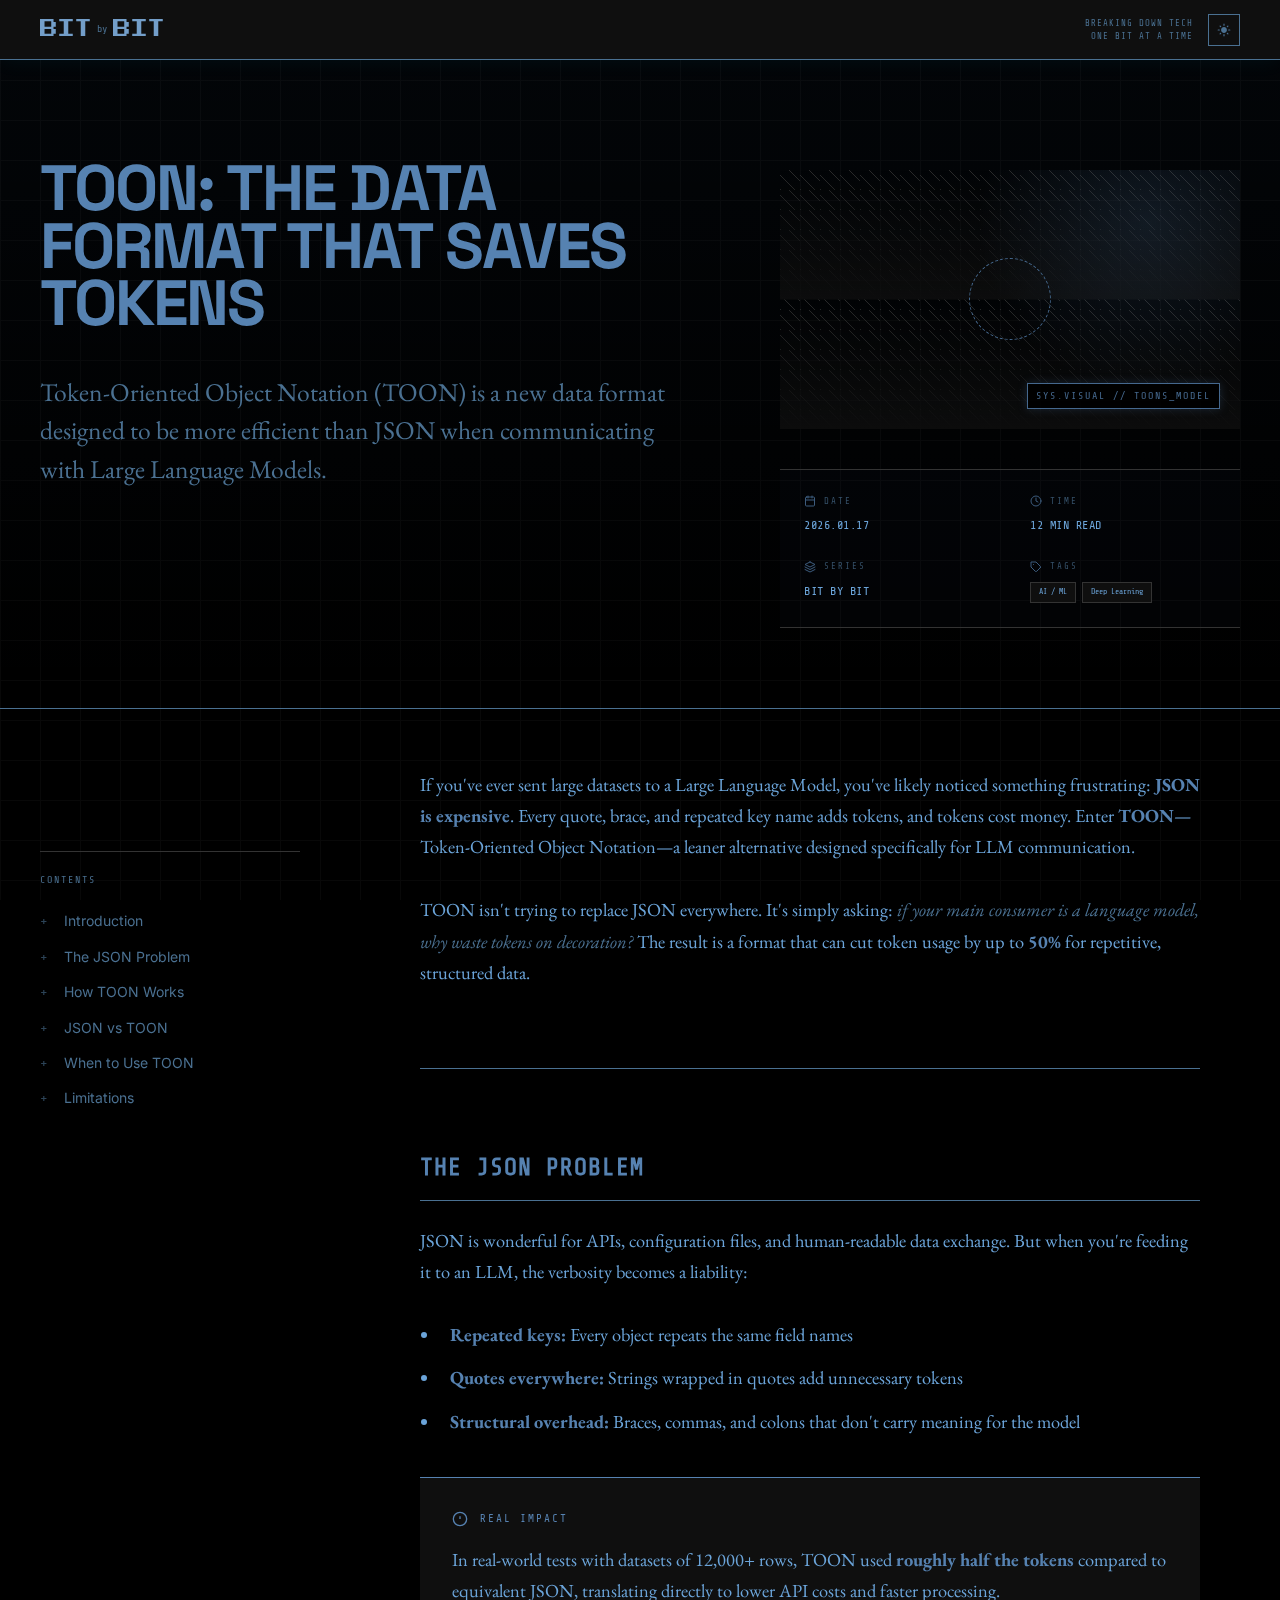
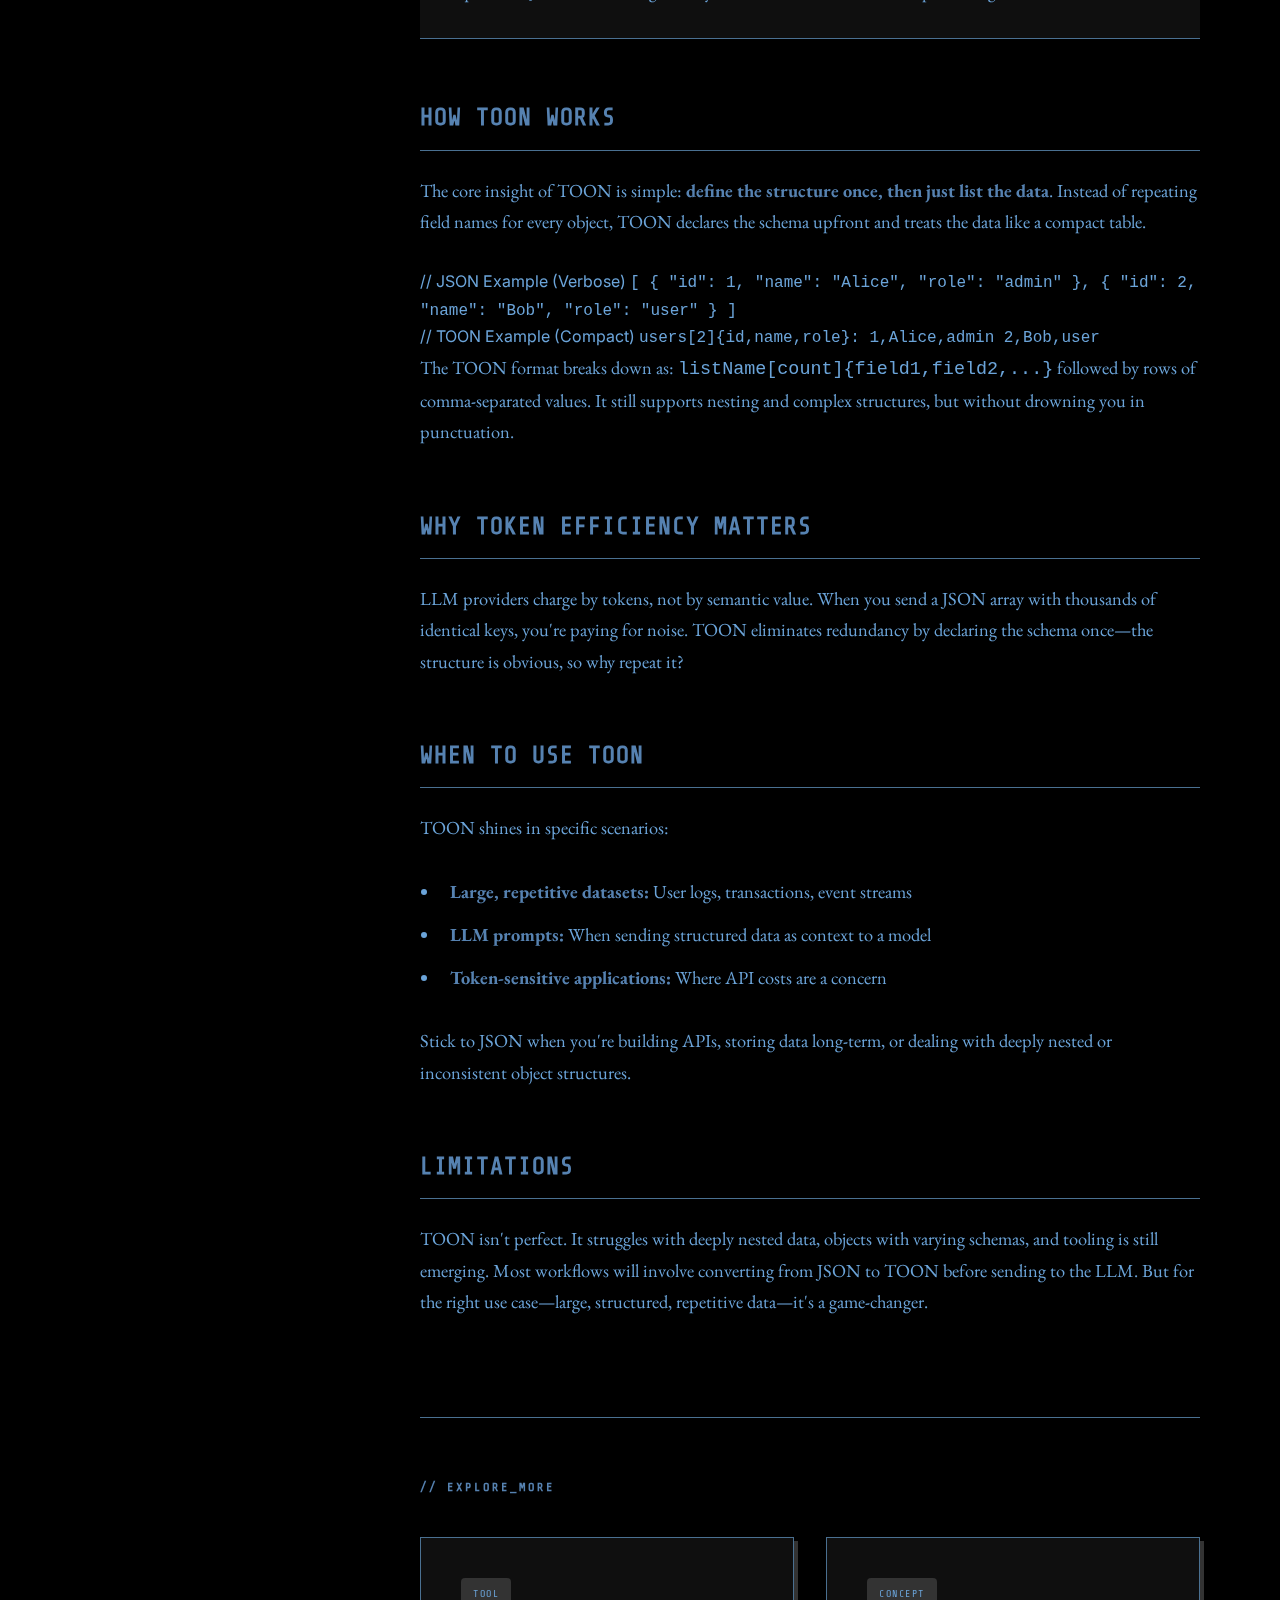
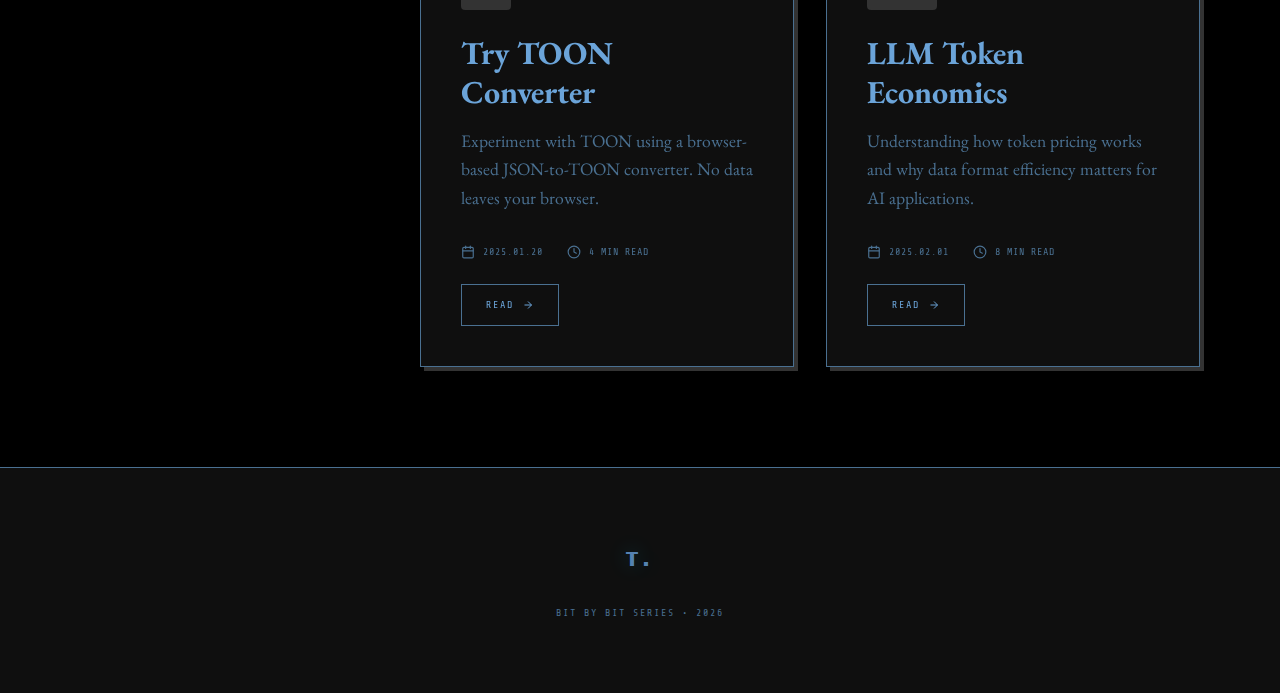
<file: blogs/toons-blog.html>
<!DOCTYPE html>
<html lang="en">

<head>
  <meta charset="UTF-8">
  <meta name="viewport" content="width=device-width, initial-scale=1.0">
  <title>Understanding TOONs — Bit by Bit</title>
  <link rel="preconnect" href="https://fonts.googleapis.com">
  <link rel="preconnect" href="https://fonts.gstatic.com" crossorigin>
  <link
    href="https://fonts.googleapis.com/css2?family=Press+Start+2P&family=EB+Garamond:ital,wght@0,400..800;1,400..800&family=Share+Tech+Mono&family=JetBrains+Mono:ital,wght@0,100..800;1,100..800&family=Inter:wght@400;500;600&family=Space+Grotesk:wght@500;700&display=swap"
    rel="stylesheet">
  <link rel="stylesheet" href="../assets/css/blog-common.css">
  <style>
    /* Custom Visualization for TOONs Blog */
    .hero-placeholder-art {
      width: 100%;
      height: 100%;
      background-image: 
        radial-gradient(circle at 80% 20%, var(--accent-soft) 0%, transparent 40%),
        linear-gradient(0deg, var(--bg-card) 0%, transparent 100%),
        repeating-linear-gradient(45deg, var(--border-sub) 0px, var(--border-sub) 1px, transparent 1px, transparent 10px);
      background-size: 100% 100%, 100% 50%, 20px 20px;
      opacity: 0.8; 
      position: relative;
    }
    
    .hero-placeholder-art::before {
       /* Faux UI element */
       content: "";
       position: absolute;
       top: 50%; left: 50%;
       transform: translate(-50%, -50%);
       width: 80px; height: 80px;
       border: 1px dashed var(--accent);
       border-radius: 50%;
       animation: spin 10s linear infinite;
    }

    @keyframes spin { 100% { transform: translate(-50%, -50%) rotate(360deg); } }

    .hero-placeholder-art::after {
        content: "SYS.VISUAL // TOONS_MODEL";
        position: absolute;
        bottom: 20px;
        right: 20px;
        font-family: var(--font-mono-sys);
        color: var(--accent);
        font-size: 10px;
        letter-spacing: 2px;
        border: 1px solid var(--accent);
        padding: 4px 8px;
        background: var(--bg-body);
        box-shadow: 0 0 10px var(--accent-glow);
    }
  </style>
  <script src="../assets/js/theme-init.js"></script>
</head>

<body>
  <div class="scroll-indicator" id="scrollIndicator"></div>

  <!-- Header -->
  <header class="header">
    <a href="../index.html" class="header-brand">
      <span class="brand-logo-text">BIT<span class="brand-connector">by</span>BIT</span>
    </a>
    <div class="header-status">
      <span class="header-tagline">
        Breaking down tech <br> one bit at a time
      </span>
      <button id="themeToggle" title="Toggle Theme">
        <svg id="iconSun" viewBox="0 0 24 24" style="display: block;">
          <path d="M12 7c-2.76 0-5 2.24-5 5s2.24 5 5 5 5-2.24 5-5-2.24-5-5-5zM2 13h2c.55 0 1-.45 1-1s-.45-1-1-1H2c-.55 0-1 .45-1 1s.45 1 1 1zm18 0h2c.55 0 1-.45 1-1s-.45-1-1-1h-2c-.55 0-1 .45-1 1s.45 1 1 1zM11 2v2c0 .55.45 1 1 1s1-.45 1-1V2c0-.55-.45-1-1-1s-1 .45-1 1zm0 18v2c0 .55.45 1 1 1s1-.45 1-1v-2c0-.55-.45-1-1-1s-1 .45-1 1zM5.99 4.58c-.39-.39-1.03-.39-1.41 0-.39.39-.39 1.03 0 1.41l1.06 1.06c.39.39 1.03.39 1.41 0s.39-1.03 0-1.41L5.99 4.58zm12.37 12.37c-.39-.39-1.03-.39-1.41 0-.39.39-.39 1.03 0 1.41l1.06 1.06c.39.39 1.03.39 1.41 0 .39-.39.39-1.03 0-1.41l-1.06-1.06zm1.06-10.96c.39-.39.39-1.03 0-1.41-.39-.39-1.03-.39-1.41 0l-1.06 1.06c-.39.39-.39 1.03 0 1.41s1.03.39 1.41 0l1.06-1.06zM7.05 18.36c.39-.39.39-1.03 0-1.41-.39-.39-1.03-.39-1.41 0l-1.06 1.06c-.39.39-.39 1.03 0 1.41s1.03.39 1.41 0l1.06-1.06z" />
        </svg>
        <svg id="iconMoon" viewBox="0 0 24 24" style="fill: none; stroke: var(--text-sub); stroke-width: 2; display: none;">
          <path d="M21 12.79A9 9 0 1 1 11.21 3 7 7 0 0 0 21 12.79z" />
        </svg>
      </button>
    </div>
  </header>

  <div class="page-wrapper">
    
    <!-- NEW HERO SECTION -->
    <section class="hero-section" id="heroSection">
      <div class="hero-container">
        <!-- TEXT SIDE -->
        <div class="hero-text-side">
          <h1 class="hero-title">TOON: The Data Format That Saves Tokens</h1>
          <p class="hero-subtitle">
            Token-Oriented Object Notation (TOON) is a new data format designed to be more efficient than JSON when communicating with Large Language Models.
          </p>
        </div>

        <!-- VISUAL + DATA SIDE -->
        <div class="hero-visual-side">
            <div class="hero-image-wrapper">
                <div class="hero-placeholder-art"></div>
            </div>
          
            <!-- Metdata moved here to balance list -->
            <div class="hero-meta-grid">
                <div class="meta-item">
                  <span class="meta-label">
                    <svg class="meta-icon" viewBox="0 0 24 24" fill="none" stroke="currentColor" stroke-width="2" stroke-linecap="round" stroke-linejoin="round"><rect x="3" y="4" width="18" height="18" rx="2" ry="2"></rect><line x1="16" y1="2" x2="16" y2="6"></line><line x1="8" y1="2" x2="8" y2="6"></line><line x1="3" y1="10" x2="21" y2="10"></line></svg>
                    Date
                  </span>
                  <span class="meta-value">2026.01.17</span>
                </div>
                <div class="meta-item">
                  <span class="meta-label">
                    <svg class="meta-icon" viewBox="0 0 24 24" fill="none" stroke="currentColor" stroke-width="2" stroke-linecap="round" stroke-linejoin="round"><circle cx="12" cy="12" r="10"></circle><polyline points="12 6 12 12 16 14"></polyline></svg>
                    Time
                  </span>
                  <span class="meta-value">12 Min Read</span>
                </div>
                <div class="meta-item">
                  <span class="meta-label">
                    <svg class="meta-icon" viewBox="0 0 24 24" fill="none" stroke="currentColor" stroke-width="2" stroke-linecap="round" stroke-linejoin="round"><polygon points="12 2 2 7 12 12 22 7 12 2"></polygon><polyline points="2 17 12 22 22 17"></polyline><polyline points="2 12 12 17 22 12"></polyline></svg>
                    Series
                  </span>
                  <span class="meta-value">Bit by Bit</span>
                </div>
                <div class="meta-item">
                  <span class="meta-label">
                    <svg class="meta-icon" viewBox="0 0 24 24" fill="none" stroke="currentColor" stroke-width="2" stroke-linecap="round" stroke-linejoin="round"><path d="M20.59 13.41l-7.17 7.17a2 2 0 0 1-2.83 0L2 12V2h10l8.59 8.59a2 2 0 0 1 0 2.82z"></path><line x1="7" y1="7" x2="7.01" y2="7"></line></svg>
                    Tags
                  </span>
                  <div class="tags-container">
                    <span class="tag">AI / ML</span>
                    <span class="tag">Deep Learning</span>
                  </div>
                </div>
            </div>
        </div>
      </div>
    </section>

    <!-- CONTENT LAYOUT -->
    <div class="content-layout">

      <!-- LEFT SIDEBAR: Sticky TOC & Mini Header -->
      <aside class="meta-sidebar" id="metaSidebar">
        <!-- Hidden until scrolled past hero -->
        <div class="sidebar-mini-header">
          <div class="mini-badge">// NOW_READING</div>
          <div class="mini-title">Understanding TOONs</div>
        </div>

        <nav class="toc-container">
          <span class="toc-label">Contents</span>
          <ul class="toc-list" id="tocList">
            <li><a href="#intro" class="toc-link">Introduction</a></li>
            <li><a href="#problem" class="toc-link">The JSON Problem</a></li>
            <li><a href="#architecture" class="toc-link">How TOON Works</a></li>
            <li><a href="#comparison" class="toc-link">JSON vs TOON</a></li>
            <li><a href="#when-to-use" class="toc-link">When to Use TOON</a></li>
            <li><a href="#limitations" class="toc-link">Limitations</a></li>
          </ul>
        </nav>
      </aside>

      <!-- RIGHT COLUMN: Main Article -->
      <main class="main-column">
        <div class="article-content">
          <p id="intro">
            If you've ever sent large datasets to a Large Language Model, you've likely noticed something frustrating: <strong>JSON is expensive</strong>. Every quote, brace, and repeated key name adds tokens, and tokens cost money. Enter <strong>TOON</strong>—Token-Oriented Object Notation—a leaner alternative designed specifically for LLM communication.
          </p>

          <p>
            TOON isn't trying to replace JSON everywhere. It's simply asking: <em>if your main consumer is a language model, why waste tokens on decoration?</em> The result is a format that can cut token usage by up to <strong>50%</strong> for repetitive, structured data.
          </p>

          <div class="divider"></div>

          <h2 id="problem">The JSON Problem</h2>

          <p>
            JSON is wonderful for APIs, configuration files, and human-readable data exchange. But when you're feeding it to an LLM, the verbosity becomes a liability:
          </p>

          <ul>
            <li><strong>Repeated keys:</strong> Every object repeats the same field names</li>
            <li><strong>Quotes everywhere:</strong> Strings wrapped in quotes add unnecessary tokens</li>
            <li><strong>Structural overhead:</strong> Braces, commas, and colons that don't carry meaning for the model</li>
          </ul>

          <div class="callout">
            <div class="callout-title">
              <svg width="16" height="16" viewBox="0 0 24 24" fill="none" stroke="currentColor" stroke-width="2">
                <circle cx="12" cy="12" r="10"></circle>
                <line x1="12" y1="8" x2="12" y2="12"></line>
                <line x1="12" y1="16" x2="12.01" y2="16"></line>
              </svg>
              Real Impact
            </div>
            <p style="margin-bottom: 0;">
              In real-world tests with datasets of 12,000+ rows, TOON used <strong>roughly half the tokens</strong> compared to equivalent JSON, translating directly to lower API costs and faster processing.
            </p>
          </div>

          <h2 id="architecture">How TOON Works</h2>

          <p>
            The core insight of TOON is simple: <strong>define the structure once, then just list the data</strong>. Instead of repeating field names for every object, TOON declares the schema upfront and treats the data like a compact table.
          </p>

          <div class="code-block">
            <span class="code-label">// JSON Example (Verbose)</span>
            <code>[
  { <span class="code-keyword">"id"</span>: 1, <span class="code-keyword">"name"</span>: "Alice", <span class="code-keyword">"role"</span>: "admin" },
  { <span class="code-keyword">"id"</span>: 2, <span class="code-keyword">"name"</span>: "Bob", <span class="code-keyword">"role"</span>: "user" }
]</code>
          </div>

          <div class="code-block">
            <span class="code-label">// TOON Example (Compact)</span>
            <code><span class="code-keyword">users</span>[2]{id,name,role}:
  1,Alice,admin
  2,Bob,user</code>
          </div>

          <p>
            The TOON format breaks down as: <code>listName[count]{field1,field2,...}</code> followed by rows of comma-separated values. It still supports nesting and complex structures, but without drowning you in punctuation.
          </p>

          <h2 id="comparison">Why Token Efficiency Matters</h2>
          <p>
            LLM providers charge by tokens, not by semantic value. When you send a JSON array with thousands of identical keys, you're paying for noise. TOON eliminates redundancy by declaring the schema once—the structure is obvious, so why repeat it?
          </p>

          <h2 id="when-to-use">When to Use TOON</h2>
          <p>
            TOON shines in specific scenarios:
          </p>
          <ul>
            <li><strong>Large, repetitive datasets:</strong> User logs, transactions, event streams</li>
            <li><strong>LLM prompts:</strong> When sending structured data as context to a model</li>
            <li><strong>Token-sensitive applications:</strong> Where API costs are a concern</li>
          </ul>

          <p>
            Stick to JSON when you're building APIs, storing data long-term, or dealing with deeply nested or inconsistent object structures.
          </p>

          <h2 id="limitations">Limitations</h2>
          <p>
            TOON isn't perfect. It struggles with deeply nested data, objects with varying schemas, and tooling is still emerging. Most workflows will involve converting from JSON to TOON before sending to the LLM. But for the right use case—large, structured, repetitive data—it's a game-changer.
          </p>
        </div>

        <!-- Recommendations -->
        <section class="recommendations-section">
          <div class="recommendations-header">
            <h2>// EXPLORE_MORE</h2>
          </div>
          <div class="recommendations-grid">
            <a href="https://trytoon.dev/" class="rec-card">
              <span class="rec-badge">Tool</span>
              <h3>Try TOON Converter</h3>
              <p class="rec-excerpt">
                Experiment with TOON using a browser-based JSON-to-TOON converter. No data leaves your browser.
              </p>
              
              <div class="rec-footer">
                <div class="rec-meta">
                  <span>
                    <svg viewBox="0 0 24 24" fill="none" stroke="currentColor" stroke-width="2" stroke-linecap="round" stroke-linejoin="round"><rect x="3" y="4" width="18" height="18" rx="2" ry="2"></rect><line x1="16" y1="2" x2="16" y2="6"></line><line x1="8" y1="2" x2="8" y2="6"></line><line x1="3" y1="10" x2="21" y2="10"></line></svg>
                    2025.01.20
                  </span>
                  <span>
                    <svg viewBox="0 0 24 24" fill="none" stroke="currentColor" stroke-width="2" stroke-linecap="round" stroke-linejoin="round"><circle cx="12" cy="12" r="10"></circle><polyline points="12 6 12 12 16 14"></polyline></svg>
                    4 Min Read
                  </span>
                </div>
                <div class="rec-btn">
                  Read <svg width="12" height="12" viewBox="0 0 24 24" fill="none" stroke="currentColor" stroke-width="2"><line x1="5" y1="12" x2="19" y2="12"></line><polyline points="12 5 19 12 12 19"></polyline></svg>
                </div>
              </div>
            </a>
            
            <a href="#" class="rec-card">
              <span class="rec-badge">Concept</span>
              <h3>LLM Token Economics</h3>
              <p class="rec-excerpt">
                Understanding how token pricing works and why data format efficiency matters for AI applications.
              </p>
              
              <div class="rec-footer">
                <div class="rec-meta">
                  <span>
                    <svg viewBox="0 0 24 24" fill="none" stroke="currentColor" stroke-width="2" stroke-linecap="round" stroke-linejoin="round"><rect x="3" y="4" width="18" height="18" rx="2" ry="2"></rect><line x1="16" y1="2" x2="16" y2="6"></line><line x1="8" y1="2" x2="8" y2="6"></line><line x1="3" y1="10" x2="21" y2="10"></line></svg>
                    2025.02.01
                  </span>
                  <span>
                    <svg viewBox="0 0 24 24" fill="none" stroke="currentColor" stroke-width="2" stroke-linecap="round" stroke-linejoin="round"><circle cx="12" cy="12" r="10"></circle><polyline points="12 6 12 12 16 14"></polyline></svg>
                    8 Min Read
                  </span>
                </div>
                <div class="rec-btn">
                  Read <svg width="12" height="12" viewBox="0 0 24 24" fill="none" stroke="currentColor" stroke-width="2"><line x1="5" y1="12" x2="19" y2="12"></line><polyline points="12 5 19 12 12 19"></polyline></svg>
                </div>
              </div>
            </a>
          </div>
        </section>
      </main>
    </div>
  </div>

  <!-- Footer -->
  <footer class="simple-footer">
    <div class="footer-content">
      <a href="../index.html" class="footer-home-mark" title="Return Home">T</a>
      <div class="footer-info">
        <span>Bit by Bit Series • 2026</span>
      </div>
    </div>
  </footer>

  <!-- MOBILE TOC ELEMENTS -->
  <button id="mobileTocBtn" class="mobile-toc-fab" aria-label="Open Table of Contents" onclick="document.getElementById('mobileTocOverlay').classList.add('active')">
    <svg viewBox="0 0 24 24" fill="none" stroke="currentColor" stroke-width="2" stroke-linecap="round" stroke-linejoin="round">
      <line x1="3" y1="12" x2="21" y2="12"></line>
      <line x1="3" y1="6" x2="21" y2="6"></line>
      <line x1="3" y1="18" x2="21" y2="18"></line>
    </svg>
  </button>

  <div id="mobileTocOverlay" class="mobile-toc-overlay">
    <!-- Backdrop closes sheet -->
    <div class="mobile-toc-backdrop" onclick="document.getElementById('mobileTocOverlay').classList.remove('active')"></div>
    
    <!-- Sheet Container -->
    <div class="mobile-toc-sheet" id="mobileTocSheet">
      <!-- Drag Handle -->
      <div class="mobile-toc-handle-bar">
        <div class="mobile-toc-handle"></div>
      </div>
      
      <!-- 2-Line Header -->
      <div class="mobile-toc-header">
        <div class="mobile-toc-header-text">
          <span class="mobile-toc-tag">// BIT_BY_BIT_LOG</span>
          <span class="mobile-toc-title-main">Understanding TOONs</span>
        </div>
        
        <button id="mobileTocClose" class="mobile-toc-close" onclick="document.getElementById('mobileTocOverlay').classList.remove('active')">
          <svg viewBox="0 0 24 24" fill="none" stroke="currentColor" stroke-width="2" stroke-linecap="round" stroke-linejoin="round">
            <line x1="18" y1="6" x2="6" y2="18"></line>
            <line x1="6" y1="6" x2="18" y2="18"></line>
          </svg>
        </button>
      </div>
      
      <div class="mobile-toc-content" id="mobileTocContent">
        <!-- Injected via JS -->
      </div>
    </div>
  </div>

  <script src="../assets/js/blog-common.js"></script>
</body>
</html>
</file>
<file: assets/css/blog-common.css>
/* ====================================
   BLOG COMMON STYLES - Bit by Bit
   Shared styles for all blog posts
   ==================================== */

:root {
  /* Light Theme (Paper-Like) */
  --accent: #2A5D9C;
  --accent-hover: #1e4575;
  --accent-soft: rgba(42, 93, 156, 0.12);
  --accent-bright: #2A5D9C;
  --accent-glow: rgba(42, 93, 156, 0.3);

  --bg-body: #E2DFD6;
  --bg-card: #EBE8DF;
  --bg-card-elevated: #EBE8DF;
  --text-main: #262626;
  --text-sub: #545454;
  --text-code: #262626;
  
  --border: #CFCBC2;
  --border-sub: #D9D6CD;
  --grid-line: #D9D6CD;

  --font-serif: 'EB Garamond', Georgia, serif;
  --font-main: 'Inter', sans-serif;
  --font-display: 'Space Grotesk', sans-serif;
  --font-mono-sys: 'Share Tech Mono', monospace;
  --font-mono-code: 'JetBrains Mono', monospace;
  --font-pixel: 'Press Start 2P', cursive;
}

[data-theme="dark"] {
  --accent: #5682B1;
  --accent-hover: #739EC9;
  --accent-soft: rgba(86, 130, 177, 0.2);
  --accent-bright: #739EC9;
  --accent-glow: rgba(86, 130, 177, 0.3);

  --bg-body: #000000;
  --bg-card: #0f0f0f;
  --bg-card-elevated: #0f0f0f;
  
  --text-main: #6BA4D9;
  --text-sub: #4A7091;
  --text-code: #6BA4D9;
  
  --border: #4A7091;
  --border-sub: #333333;
  --grid-line: #111111;
}

* {
  margin: 0;
  padding: 0;
  box-sizing: border-box;
}

body {
  background-color: var(--bg-body);
  color: var(--text-main);
  font-family: var(--font-main);
  line-height: 1.6;
  font-size: 16px;
  -webkit-font-smoothing: antialiased;
  overflow-x: hidden;
  transition: background-color 0.3s, color 0.3s;
}

body::before {
  content: "";
  position: fixed;
  top: 0;
  left: 0;
  right: 0;
  bottom: 0;
  background-image:
    linear-gradient(var(--grid-line) 1px, transparent 1px),
    linear-gradient(90deg, var(--grid-line) 1px, transparent 1px);
  background-size: 40px 40px;
  z-index: 0;
  opacity: 0.5;
  pointer-events: none;
}

.header {
  position: fixed;
  top: 0;
  left: 0;
  right: 0;
  height: 60px;
  display: flex;
  align-items: center;
  padding: 0 40px;
  background: var(--bg-card);
  z-index: 500;
  border-bottom: 1px solid var(--border);
  box-shadow: 0 2px 20px rgba(0, 212, 255, 0.05);
}

.header-brand {
  text-decoration: none;
  display: flex;
  align-items: center;
}

.brand-logo-text {
  font-family: var(--font-pixel);
  font-size: 18px;
  color: var(--accent);
  text-transform: uppercase;
  letter-spacing: -1px;
  position: relative;
  transition: all 0.3s ease;
  font-weight: 400;
  display: flex;
  align-items: center;
  gap: 6px;
}

.brand-logo-text:hover {
  transform: scale(1.05);
}

[data-theme="dark"] .brand-logo-text {
  color: var(--accent-bright);
}

.brand-connector {
  color: var(--text-sub);
  font-size: 10px;
  font-family: var(--font-mono-sys);
  text-transform: lowercase;
  font-weight: 300;
  letter-spacing: 0;
}

.header-status {
  margin-left: auto;
  display: flex;
  align-items: center;
  gap: 15px;
}

.header-tagline {
  font-family: var(--font-mono-sys);
  font-size: 9px;
  color: var(--text-sub);
  text-transform: uppercase;
  letter-spacing: 1px;
  text-align: right;
  line-height: 1.4;
}

#themeToggle {
  background: none;
  border: 1px solid var(--border);
  width: 32px;
  height: 32px;
  display: flex;
  align-items: center;
  justify-content: center;
  cursor: pointer;
  transition: all 0.3s;
}

#themeToggle:hover {
  border-color: var(--accent);
  background: var(--accent-soft);
}

#themeToggle svg {
  width: 14px;
  height: 14px;
  fill: var(--text-sub);
}

.page-wrapper {
  padding-top: 60px;
  min-height: 100vh;
  position: relative;
  z-index: 1;
}

.hero-section {
  padding: 100px 40px 80px;
  border-bottom: 1px solid var(--border);
  background: linear-gradient(180deg, rgba(77, 159, 255, 0.03) 0%, transparent 100%);
}

.hero-container {
  max-width: 1600px;
  margin: 0 auto;
  display: grid;
  grid-template-columns: 55% 1fr;
  gap: 80px;
  align-items: start;
}

.hero-meta-top {
  font-family: var(--font-mono-sys);
  font-size: 11px;
  color: var(--accent);
  text-transform: uppercase;
  letter-spacing: 3px;
  margin-bottom: 32px;
  display: inline-block;
  border: 1px solid var(--accent-soft);
  padding: 6px 12px;
  background: var(--bg-card-elevated);
  border-radius: 0;
}

.hero-title {
  font-family: var(--font-display);
  font-size: 5rem;
  font-weight: 700;
  line-height: 0.9;
  color: var(--accent);
  margin-bottom: 40px;
  letter-spacing: -2px;
  text-transform: uppercase;
}

.hero-subtitle {
  font-family: var(--font-serif);
  font-size: 1.6rem;
  color: var(--text-sub);
  line-height: 1.5;
  max-width: 95%;
  margin-bottom: 0;
}

.hero-visual-side {
  display: flex;
  flex-direction: column;
  gap: 40px;
  padding-top: 10px;
}

.hero-image-wrapper {
  position: relative;
  width: 100%;
  aspect-ratio: 16/9;
  border-radius: 0;
  overflow: hidden;
  display: flex;
  align-items: center;
  justify-content: center;
}

.hero-image-wrapper img {
  width: 100%;
  height: 100%;
  object-fit: cover;
}

.hero-meta-grid {
  display: grid;
  grid-template-columns: repeat(2, 1fr);
  gap: 24px 40px;
  padding: 24px;
  border-top: 1px solid var(--border-sub);
  border-bottom: 1px solid var(--border-sub);
  background: rgba(77, 159, 255, 0.02);
}

.meta-item {
  display: flex;
  flex-direction: column;
  gap: 8px;
}

.meta-label {
  font-family: var(--font-mono-sys);
  font-size: 9px;
  color: var(--text-sub);
  text-transform: uppercase;
  letter-spacing: 2px;
  opacity: 0.7;
  display: flex;
  align-items: center;
  gap: 8px;
}

.meta-icon {
  width: 12px;
  height: 12px;
  stroke: var(--accent);
}

.meta-value {
  font-family: var(--font-mono-sys);
  font-size: 12px;
  color: var(--text-main);
  text-transform: uppercase;
  letter-spacing: 0.5px;
  font-weight: 500;
}

[data-theme="light"] .meta-value {
  font-weight: 600;
  color: #000;
}

.tags-container {
  display: flex;
  flex-wrap: wrap;
  gap: 6px;
}

.tag {
  font-family: var(--font-mono-sys);
  font-size: 8px;
  color: var(--text-main);
  background: var(--bg-card-elevated);
  border: 1px solid var(--border-sub);
  padding: 3px 8px;
}

.content-layout {
  display: grid;
  grid-template-columns: 280px 1fr;
  gap: 60px;
  padding: 60px 40px 0px;
  max-width: 1400px;
  margin: 0 auto;
}

.meta-sidebar {
  position: sticky;
  top: 100px;
  height: fit-content;
  max-height: calc(100vh - 140px);
  overflow-y: auto;
  padding-right: 20px;
}

.sidebar-mini-header {
  margin-bottom: 40px;
  opacity: 0;
  transform: translateY(10px);
  transition: all 0.4s cubic-bezier(0.16, 1, 0.3, 1);
  pointer-events: none;
}

.meta-sidebar.scrolled .sidebar-mini-header {
  opacity: 1;
  transform: translateY(0);
  pointer-events: auto;
}

.mini-title {
  font-family: var(--font-display);
  font-size: 1.4rem;
  color: var(--text-main);
  line-height: 1.2;
  margin-bottom: 4px;
  font-weight: 700;
}

.mini-badge {
  font-family: var(--font-mono-sys);
  font-size: 10px;
  color: var(--accent);
  text-transform: uppercase;
}

.toc-container {
  padding-top: 20px;
  border-top: 1px solid var(--border-sub);
}

.toc-label {
    font-family: var(--font-mono-sys);
    font-size: 10px;
    color: var(--text-sub);
    text-transform: uppercase;
    letter-spacing: 2px;
    margin-bottom: 16px;
    display: block;
}

.toc-list {
  list-style: none;
  padding: 0;
}

.toc-link {
  font-family: var(--font-main);
  font-size: 14px;
  color: var(--text-sub);
  text-decoration: none;
  display: flex;
  align-items: baseline;
  padding: 6px 0;
  gap: 12px;
  transition: color 0.2s, transform 0.2s;
}

.toc-link::before {
  content: "+";
  color: var(--text-sub);
  font-family: var(--font-mono-sys);
  font-size: 14px;
  flex-shrink: 0;
  width: 12px;
  transition: color 0.2s;
  opacity: 0.6;
}

.toc-link:hover {
  color: var(--accent);
  transform: translateX(4px);
}

.toc-link:hover::before {
  color: var(--accent);
  opacity: 1;
}

.toc-link.active {
  color: var(--accent);
  font-weight: 600;
  transform: translateX(4px);
}

.toc-link.active::before {
  content: "→";
  color: var(--accent);
  opacity: 1;
}

.main-column {
  min-width: 0;
  max-width: 100%;
  padding-right: 40px;
  padding-left: 60px;
}

.article-content {
  max-width: 1000px;
}

.article-content h2 {
  font-family: var(--font-mono-sys);
  font-size: 1.5rem;
  text-transform: uppercase;
  letter-spacing: 1px;
  color: var(--accent);
  margin-top: 60px;
  margin-bottom: 24px;
  padding-bottom: 12px;
  border-bottom: 1px solid var(--border);
  scroll-margin-top: 120px;
}

#intro {
  scroll-margin-top: 120px;
}

.article-content h3 {
  font-family: var(--font-display);
  font-size: 1.4rem;
  color: var(--text-main);
  margin-top: 40px;
  margin-bottom: 20px;
  letter-spacing: -0.5px;
  scroll-margin-top: 120px;
  font-weight: 700;
  text-transform: uppercase;
}

.article-content p {
  font-family: var(--font-serif);
  font-size: 1.15rem;
  line-height: 1.7;
  color: var(--text-main);
  margin-bottom: 32px;
}

[data-theme="light"] .article-content p {
  color: #050505;
  font-weight: 500;
}

.article-content strong {
  font-weight: 700;
  color: var(--accent);
}

.article-content em {
  font-style: italic;
  color: var(--text-sub);
}

.article-content ul, .article-content ol {
  font-family: var(--font-serif);
  font-size: 1.15rem;
  line-height: 1.7;
  color: var(--text-main);
  margin-bottom: 32px;
  padding-left: 20px;
}

[data-theme="light"] .article-content ul,
[data-theme="light"] .article-content ol { color: #050505; font-weight: 500; }

.article-content li { margin-bottom: 12px; padding-left: 10px; }

.article-content ul.check-list {
  list-style: none;
  padding-left: 0;
}

.article-content ul.check-list li {
  padding-left: 0;
}

.article-content a {
  color: var(--accent);
  text-decoration: none;
  border-bottom: 1px solid var(--accent-soft);
  transition: all 0.2s;
}

.article-content a:hover {
  border-bottom-color: var(--accent);
}

.visual-block {
  margin: 60px 0;
  text-align: center;
}

.visual-block img {
  width: 100%;
  max-width: 900px;
  border: 1px solid var(--border);
  box-shadow: 0 4px 20px rgba(0, 0, 0, 0.2);
}

.visual-caption {
  font-family: var(--font-mono-sys);
  font-size: 10px;
  color: var(--text-sub);
  text-transform: uppercase;
  letter-spacing: 2px;
  margin-top: 16px;
}

.callout {
  background: var(--bg-card);
  border-top: 1px solid var(--accent);
  border-bottom: 1px solid var(--border);
  padding: 32px;
  margin: 40px 0;
}

[data-theme="light"] .callout { background: var(--bg-card); }

.callout-title {
  font-family: var(--font-mono-sys);
  font-size: 11px;
  color: var(--accent);
  text-transform: uppercase;
  letter-spacing: 2px;
  margin-bottom: 16px;
  display: flex;
  align-items: center;
  gap: 12px;
}

.divider {
  width: 100%;
  height: 1px;
  background: var(--border);
  margin: 80px 0;
}

.comparison-table {
  width: 100%;
  border-collapse: collapse;
  margin: 40px 0;
  font-family: var(--font-mono-sys);
  font-size: 12px;
}

.comparison-table th,
.comparison-table td {
  padding: 16px;
  text-align: left;
  border: 1px solid var(--border);
}

.comparison-table th {
  background: var(--bg-card);
  color: var(--accent);
  text-transform: uppercase;
  letter-spacing: 1px;
  font-weight: 600;
}

.comparison-table td {
  color: var(--text-main);
}

.star-rating {
  color: var(--accent);
  font-size: 14px;
}

.resource-link {
  display: flex;
  align-items: baseline;
  gap: 12px;
  padding: 16px 24px;
  margin-bottom: 16px;
  background: var(--bg-card);
  border: 1px solid var(--border);
  text-decoration: none;
  transition: all 0.2s;
}

.resource-link:hover {
  border-color: var(--accent);
  transform: translateX(4px);
}

.resource-icon {
  color: var(--accent);
  font-family: var(--font-mono-sys);
  font-size: 14px;
}

.resource-text {
  flex: 1;
  font-family: var(--font-main);
  font-size: 14px;
  color: var(--text-main);
}

.recommendations-section {
  margin-top: 100px;
  padding-top: 60px;
  border-top: 1px solid var(--border);
}

.recommendations-header h2 {
  font-family: var(--font-mono-sys);
  font-size: 12px;
  color: var(--accent);
  text-transform: uppercase;
  letter-spacing: 3px;
  margin-bottom: 40px;
}

.recommendations-grid {
  display: grid;
  grid-template-columns: repeat(2, 1fr);
  gap: 32px;
}

.rec-card {
  background: var(--bg-card);
  border: 1px solid var(--border);
  padding: 40px;
  transition: all 0.2s cubic-bezier(0.25, 0.46, 0.45, 0.94);
  text-decoration: none;
  display: flex;
  flex-direction: column;
  height: 100%;
  box-shadow: 4px 4px 0 var(--border-sub);
}

.rec-card:hover {
  border-color: var(--accent);
  transform: translate(-2px, -2px);
  box-shadow: 6px 6px 0 var(--accent);
}

.rec-badge {
  align-self: flex-start;
  background: var(--border-sub);
  color: var(--text-main);
  font-family: var(--font-mono-sys);
  font-size: 10px;
  text-transform: uppercase;
  letter-spacing: 1.5px;
  padding: 8px 12px;
  margin-bottom: 24px;
  border-radius: 4px;
}

.rec-card h3 {
  font-family: var(--font-serif);
  font-size: 2rem;
  color: var(--text-main);
  margin-bottom: 16px;
  line-height: 1.2;
}

.rec-excerpt {
  font-family: var(--font-serif);
  font-size: 1.1rem;
  color: var(--text-sub);
  line-height: 1.6;
  margin-bottom: 32px;
  flex-grow: 1;
}

.rec-footer {
  margin-top: auto;
  display: flex;
  flex-direction: column;
  gap: 24px;
}

.rec-meta {
  display: flex;
  gap: 24px;
  font-family: var(--font-mono-sys);
  font-size: 10px;
  color: var(--text-sub);
  text-transform: uppercase;
  letter-spacing: 1px;
}

.rec-meta span {
  display: flex; align-items: center; gap: 8px;
}

.rec-meta svg { width: 14px; height: 14px; stroke: currentColor; }

.rec-btn {
  display: inline-flex;
  align-items: center;
  gap: 8px;
  padding: 12px 24px;
  border: 1px solid var(--border);
  color: var(--text-main);
  font-family: var(--font-mono-sys);
  font-size: 10px;
  text-transform: uppercase;
  letter-spacing: 2px;
  width: fit-content;
  transition: all 0.2s;
}

.rec-btn:hover {
  border-color: var(--accent);
  background: var(--accent);
  color: var(--bg-card);
  cursor: pointer;
}

.simple-footer {
  border-top: 1px solid var(--border);
  padding: 80px 40px;
  margin-top: 100px;
  background: var(--bg-card);
  position: relative;
}

.footer-content {
  max-width: 1200px;
  margin: 0 auto;
  display: flex;
  flex-direction: column;
  align-items: center;
  gap: 32px;
}

.footer-home-mark {
  font-family: var(--font-pixel);
  font-size: 16px;
  color: var(--accent);
  text-decoration: none;
  text-shadow: 0 0 20px rgba(0, 212, 255, 0.3);
  transition: all 0.3s cubic-bezier(0.175, 0.885, 0.32, 1.275);
  position: relative;
  display: inline-block;
  text-transform: uppercase;
  letter-spacing: 0;
}

.footer-home-mark:hover {
  transform: scale(1.1) translateY(-3px);
  text-shadow: 0 0 30px rgba(0, 212, 255, 0.6);
}

.footer-home-mark::after {
  content: ".";
  color: var(--accent);
}

.footer-info {
  font-family: var(--font-mono-sys);
  font-size: 10px;
  color: var(--text-sub);
  text-transform: uppercase;
  letter-spacing: 2px;
}

.scroll-indicator {
  position: fixed; top: 60px; left: 0; height: 3px;
  background: var(--accent); width: 0%; z-index: 600;
  transition: width 0.1s ease-out; box-shadow: 0 0 10px var(--accent-glow);
}

.mobile-toc-fab {
  position: fixed;
  bottom: 24px;
  right: 24px;
  width: 50px;
  height: 50px;
  background: var(--bg-card);
  border: 1px solid var(--accent);
  border-radius: 8px;
  display: flex;
  align-items: center;
  justify-content: center;
  z-index: 2000;
  cursor: pointer;
  box-shadow: 0 4px 20px rgba(0,0,0,0.2);
  transition: opacity 0.5s ease-in-out, transform 0.5s ease-in-out;
  display: none;
}

.mobile-toc-fab.hidden {
  transform: scale(0.85);
  opacity: 0;
  pointer-events: none;
}

.mobile-toc-fab.hidden-by-sheet {
  opacity: 0 !important;
  transform: scale(0.5) !important;
  pointer-events: none !important;
}

.mobile-toc-fab svg {
  width: 24px;
  height: 24px;
  stroke: var(--accent);
}

.mobile-toc-fab:active {
  transform: scale(0.95);
}

.mobile-toc-overlay {
  position: fixed;
  top: 0;
  left: 0;
  width: 100%;
  height: 100%;
  z-index: 1000;
  visibility: hidden;
  pointer-events: none;
  transition: visibility 0.3s;
}

.mobile-toc-overlay.active {
  visibility: visible;
  pointer-events: auto;
}

.mobile-toc-backdrop {
  position: absolute;
  top: 0; left: 0; width: 100%; height: 100%;
  background: rgba(0,0,0,0.6);
  backdrop-filter: blur(5px);
  -webkit-backdrop-filter: blur(5px);
  opacity: 0;
  transition: opacity 0.3s;
}

.mobile-toc-overlay.active .mobile-toc-backdrop {
  opacity: 1;
}

.mobile-toc-sheet {
  position: absolute;
  bottom: 0;
  left: 0;
  width: 100%;
  height: 50vh;
  max-height: 92vh;
  background: var(--bg-body);
  border-radius: 24px 24px 0 0;
  display: flex;
  flex-direction: column;
  transform: translateY(100%);
  transition: transform 0.4s cubic-bezier(0.16, 1, 0.3, 1), height 0.4s cubic-bezier(0.16, 1, 0.3, 1);
  box-shadow: 0 -10px 40px rgba(0,0,0,0.15);
  overflow: hidden;
}
.mobile-toc-overlay.active .mobile-toc-sheet {
  transform: translateY(0);
}

.mobile-toc-sheet.expanded {
  height: 92vh;
}

body.no-scroll {
  overflow: hidden;
}

.mobile-toc-handle-bar {
  width: 100%;
  display: flex;
  justify-content: center;
  padding-top: 12px;
  padding-bottom: 8px;
  flex-shrink: 0;
  touch-action: none;
  cursor: grab;
}

.mobile-toc-handle {
  width: 40px;
  height: 4px;
  background: var(--border);
  border-radius: 2px;
  opacity: 0.5;
}

.mobile-toc-header {
  display: flex;
  justify-content: space-between;
  align-items: flex-start;
  padding: 8px 24px 24px;
  width: 100%;
  border-bottom: 1px solid var(--border);
  flex-shrink: 0;
}

.mobile-toc-header-text {
  display: flex;
  flex-direction: column;
  gap: 4px;
}

.mobile-toc-tag {
  font-family: var(--font-mono-sys);
  font-size: 10px;
  color: var(--text-sub);
  text-transform: uppercase;
  letter-spacing: 1px;
  opacity: 0.7;
}

.mobile-toc-title-main {
  font-family: var(--font-main);
  font-size: 1.1rem;
  color: var(--text-main);
  font-weight: 600;
  line-height: 1.2;
}

.mobile-toc-close {
  background: var(--bg-card-elevated);
  border: 1px solid var(--border);
  width: 36px;
  height: 36px;
  display: flex;
  align-items: center;
  justify-content: center;
  cursor: pointer;
  flex-shrink: 0;
  border-radius: 8px;
  color: var(--text-sub);
}

.mobile-toc-close svg {
  width: 18px;
  height: 18px;
  stroke: currentColor;
}

.mobile-toc-content {
  padding: 16px 24px 40px;
  overflow-y: auto;
  flex-grow: 1;
}

.mobile-toc-content .toc-list {
  display: flex;
  flex-direction: column;
  gap: 0;
}

.mobile-toc-content .toc-link {
  font-family: var(--font-main);
  font-size: 15px;
  color: var(--text-sub);
  text-decoration: none;
  display: flex;
  align-items: baseline;
  gap: 12px;
  padding: 12px 0;
  border-bottom: 1px solid transparent;
  transition: all 0.2s;
}

.mobile-toc-content .toc-link::before {
  content: "+";
  color: var(--accent);
  font-family: var(--font-mono-sys);
  font-size: 14px;
  opacity: 0.7;
}

.mobile-toc-content .toc-link.active {
  color: var(--text-main);
  font-weight: 500;
}

.mobile-toc-content .toc-link.active::before {
  content: "→";
  opacity: 1;
}

@media (max-width: 1300px) {
  .hero-title { font-size: 4rem; }
  .content-layout { gap: 40px; }
}

@media (max-width: 1024px) {
  .hero-container { grid-template-columns: 1fr; gap: 40px; }
  .hero-visual-side { order: 0; }
  .hero-image-wrapper { aspect-ratio: 16/9; }
  
  .content-layout {
    grid-template-columns: 1fr;
    gap: 40px;
    padding: 60px 40px 0px;
  }
  
  .meta-sidebar {
    display: none;
  }
  
  .sidebar-mini-header { display: none; }
  .toc-container { display: none; }

  .main-column {
    padding-right: 0;
    padding-left: 0;
  }

  .mobile-toc-fab { display: flex; }
}

@media (max-width: 768px) {
  .header { padding: 0 20px; }

  .hero-section { padding: 60px 20px 40px; }
  .hero-title { font-size: 2.5rem; }
  .hero-subtitle { font-size: 1.25rem; }

  .content-layout { padding: 40px 20px 0; }
  
  .main-column {
    padding-right: 0;
    padding-left: 0;
  }

  .recommendations-grid { grid-template-columns: 1fr; }
  
  .hero-meta-grid {
    grid-template-columns: repeat(2, 1fr);
    gap: 20px 16px;
    padding: 20px 0;
    border-left: none;
    border-right: none;
    background: transparent;
  }
  
  .article-content h2 { font-size: 1.35rem; margin-top: 40px; }
}

@media (max-width: 480px) {
  .hero-title {
    font-size: 2rem;
    line-height: 1.1;
    word-break: break-word;
  }
  
  .hero-subtitle { font-size: 1.1rem; }
  
  .header-tagline { display: none; }
  .header-brand .brand-logo-text { font-size: 16px; }

  .hero-section { padding: 40px 16px 30px; }
  
  .content-layout {
    padding: 30px 16px 0;
    gap: 20px;
  }
  
  .hero-meta-grid {
    gap: 16px 12px;
    padding: 16px 0;
  }
  .meta-label { font-size: 8px; }
  .meta-value { font-size: 11px; }

  .simple-footer { padding: 60px 20px; }
}

/* Theme Image Loading/Error State */
.theme-image-wrapper {
  position: relative;
  width: 100%;
  min-height: 300px;
  border: 1px solid var(--border);
  border-radius: 4px;
  overflow: hidden;
  display: flex;
  align-items: center;
  justify-content: center;
}

.theme-image-wrapper.loading::before,
.theme-image-wrapper.error::before {
  content: "!";
  position: absolute;
  top: 50%;
  left: 50%;
  transform: translate(-50%, -50%);
  font-size: 120px;
  font-family: var(--font-display);
  font-weight: 700;
  color: var(--border);
  opacity: 0.15;
  z-index: 1;
  text-align: center;
  line-height: 1;
}

.theme-image-wrapper.loading::before {
  animation: pulse 2s ease-in-out infinite;
}

.theme-image-wrapper.loading::after {
  content: "LOADING IMAGE...";
  position: absolute;
  bottom: 20px;
  left: 50%;
  transform: translateX(-50%);
  font-family: var(--font-mono-sys);
  font-size: 10px;
  color: var(--text-sub);
  text-transform: uppercase;
  letter-spacing: 2px;
  z-index: 2;
  text-align: center;
  width: 100%;
}

.theme-image-wrapper.error::before {
  opacity: 0.1;
  color: var(--accent);
}

.theme-image-wrapper.error::after {
  /* Combine static text with dynamic alt text */
  content: "IMAGE NOT LOADED: " attr(data-alt);
  position: absolute;
  top: 50%;
  left: 50%;
  transform: translate(-50%, -50%);
  font-family: var(--font-mono-sys);
  font-size: 10px;
  color: var(--accent);
  text-transform: uppercase;
  letter-spacing: 2px;
  z-index: 2;
  text-align: center;
  width: 90%;
  line-height: 1.5;
}

.theme-image-wrapper img {
  width: 100%;
  height: auto;
  position: relative;
  z-index: 3;
  filter: blur(8px);
  opacity: 0;
  transition: all 0.5s ease;
}

.theme-image-wrapper.loaded img {
  filter: blur(0);
  opacity: 1;
}

@keyframes pulse {
  0%, 100% { opacity: 0.1; transform: translate(-50%, -50%) scale(1); }
  50% { opacity: 0.2; transform: translate(-50%, -50%) scale(1.05); }
}

/* =========================================
   RESOURCES GRID & CLIP CARDS
   ========================================= */
.resources-grid {
  display: grid;
  grid-template-columns: repeat(auto-fit, minmax(260px, 1fr));
  gap: 40px; /* Increased gap for tilted cards */
  margin-top: 50px;
  padding: 10px;
  perspective: 1000px; /* Enables 3D lifting effect */
}

.resource-card {
  position: relative;
  display: flex;
  flex-direction: column;
  background: var(--bg-card); /* Use theme bg, but we'll add a 'paper' gradient */
  background: linear-gradient(170deg, var(--bg-card) 0%, var(--bg-card-hover) 100%);
  border: 1px solid transparent; 
  /* Subtle paper border in light mode, blends in dark */
  border-color: rgba(128, 128, 128, 0.1);
  border-radius: 2px;
  padding: 30px 24px 24px;
  text-decoration: none;
  color: var(--text-main);
  
  /* Pin Pivot Point */
  transform-origin: center 0px; 
  transition: all 0.4s cubic-bezier(0.34, 1.56, 0.64, 1); /* Bouncy spring effect */
  
  /* Realistic resting shadow */
  box-shadow: 2px 5px 10px rgba(0,0,0,0.06);
}

/* Random "Hand-Pinned" Angles */
.resource-card:nth-child(1) { transform: rotate(-2.5deg) translateY(5px); }
.resource-card:nth-child(2) { transform: rotate(1.8deg) translateY(-5px); }
.resource-card:nth-child(3) { transform: rotate(-1.2deg) translateY(8px); }
.resource-card:nth-child(4) { transform: rotate(3deg) translateY(0px); }

/* HOVER: Lift the bottom edge like a real note */
.resource-card:hover {
  /* Reset rotation, lift up (Z), and tilt bottom edge up (rotateX) */
  transform: rotate(0deg) translateZ(20px) rotateX(-5deg) translateY(-5px) !important;
  box-shadow: 0 25px 40px -10px rgba(0,0,0,0.15); /* Distant shadow */
  z-index: 50;
  border-color: var(--accent);
  background: var(--bg-card);
}

.resource-card:hover .mini-clip {
  transform: translateX(-50%) scale(1.1); /* Clip pops slightly too */
}

.mini-clip {
  position: absolute;
  top: -15px; /* Hanging off the top */
  left: 50%;
  transform: translateX(-50%);
  width: 24px;
  height: 24px;
  color: var(--text-sub);
  z-index: 20;
  /* Metallic shadow for the clip */
  filter: drop-shadow(1px 2px 2px rgba(0,0,0,0.2));
  transition: transform 0.3s ease;
}

.resource-header {
  display: block; /* Stacked layout */
  margin-bottom: 8px;
  font-weight: 700;
  font-size: 16px;
  color: var(--accent);
  border-bottom: 2px solid rgba(128,128,128,0.1); /* Notebook style line */
  padding-bottom: 12px;
  margin-top: 5px;
}

.resource-site {
  font-size: 10px;
  text-transform: uppercase;
  letter-spacing: 1px;
  color: var(--accent);
  font-weight: 600;
  margin-bottom: 4px;
}

.resource-desc {
  font-size: 13px;
  color: var(--text-sub);
  line-height: 1.5;
  font-family: var(--font-mono-sys); /* Typerwriter feel */
}

/* THUMBNAIL STYLES */
.resource-thumb-container {
  width: 100%;
  height: 140px; /* Cropped photo look */
  margin-bottom: 16px;
  border-radius: 2px;
  overflow: hidden;
  border: 1px solid rgba(0,0,0,0.1);
  background: var(--bg-main);
  position: relative;
}

.resource-thumb {
  width: 100%;
  height: 100%;
  object-fit: cover;
  opacity: 0;
  /* Transition for filter as well */
  transition: opacity 0.5s ease, filter 0.3s ease;
  
  /* Light Mode: Blue & White Duotone (matches accent color) */
  filter: grayscale(100%) sepia(100%) hue-rotate(180deg) saturate(2) brightness(1.1) contrast(1.1);
  mix-blend-mode: multiply; 
}

/* Invert images that are already too blue (prevents over-saturation) */
.resource-thumb.invert {
  filter: invert(1) grayscale(100%) sepia(100%) hue-rotate(180deg) saturate(2) brightness(1.1) contrast(1.1);
}

/* Dark Mode: Retro CRT Terminal Look (Blue/Green Tint) */
[data-theme="dark"] .resource-thumb {
  filter: grayscale(100%) brightness(0.8) contrast(1.5) sepia(100%) hue-rotate(170deg) saturate(3);
  mix-blend-mode: luminosity;
  opacity: 0.8;
}

/* Scanline Overlay for Container */
.resource-thumb-container::after {
  content: "";
  position: absolute;
  top: 0; left: 0; width: 100%; height: 100%;
  background: repeating-linear-gradient(
    0deg,
    rgba(0,0,0,0.1),
    rgba(0,0,0,0.1) 1px,
    transparent 1px,
    transparent 2px
  );
  pointer-events: none;
  z-index: 2;
  opacity: 0.4;
}

[data-theme="dark"] .resource-thumb-container::after {
  background: repeating-linear-gradient(
    0deg,
    rgba(0,0,0,0.3),
    rgba(0,0,0,0.3) 1px,
    transparent 1px,
    transparent 2px
  );
}

/* Hover: Restore Fidelity but keep retro vibe */
.resource-card:hover .resource-thumb {
  filter: grayscale(0%) contrast(1.1) brightness(1);
  mix-blend-mode: normal;
  opacity: 1;
}
[data-theme="dark"] .resource-card:hover .resource-thumb {
  filter: brightness(1) contrast(1.1);
  mix-blend-mode: normal;
  opacity: 1;
}

/* Adjust padding when thumbnail is present */
.resource-card.has-thumbnail {
  padding-top: 15px; /* Less top padding since image is there */
}

/* YouTube Indicator */
.youtube-indicator {
  position: absolute;
  bottom: 8px;
  right: 8px;
  width: 32px;
  height: 22px;
  background: rgba(0, 0, 0, 0.7);
  border-radius: 4px;
  display: flex;
  align-items: center;
  justify-content: center;
  z-index: 10;
  pointer-events: none;
}

.youtube-icon {
  width: 16px;
  height: 16px;
  fill: #fff; /* Use white fill for visibility on dark overlay */
}
</file>
